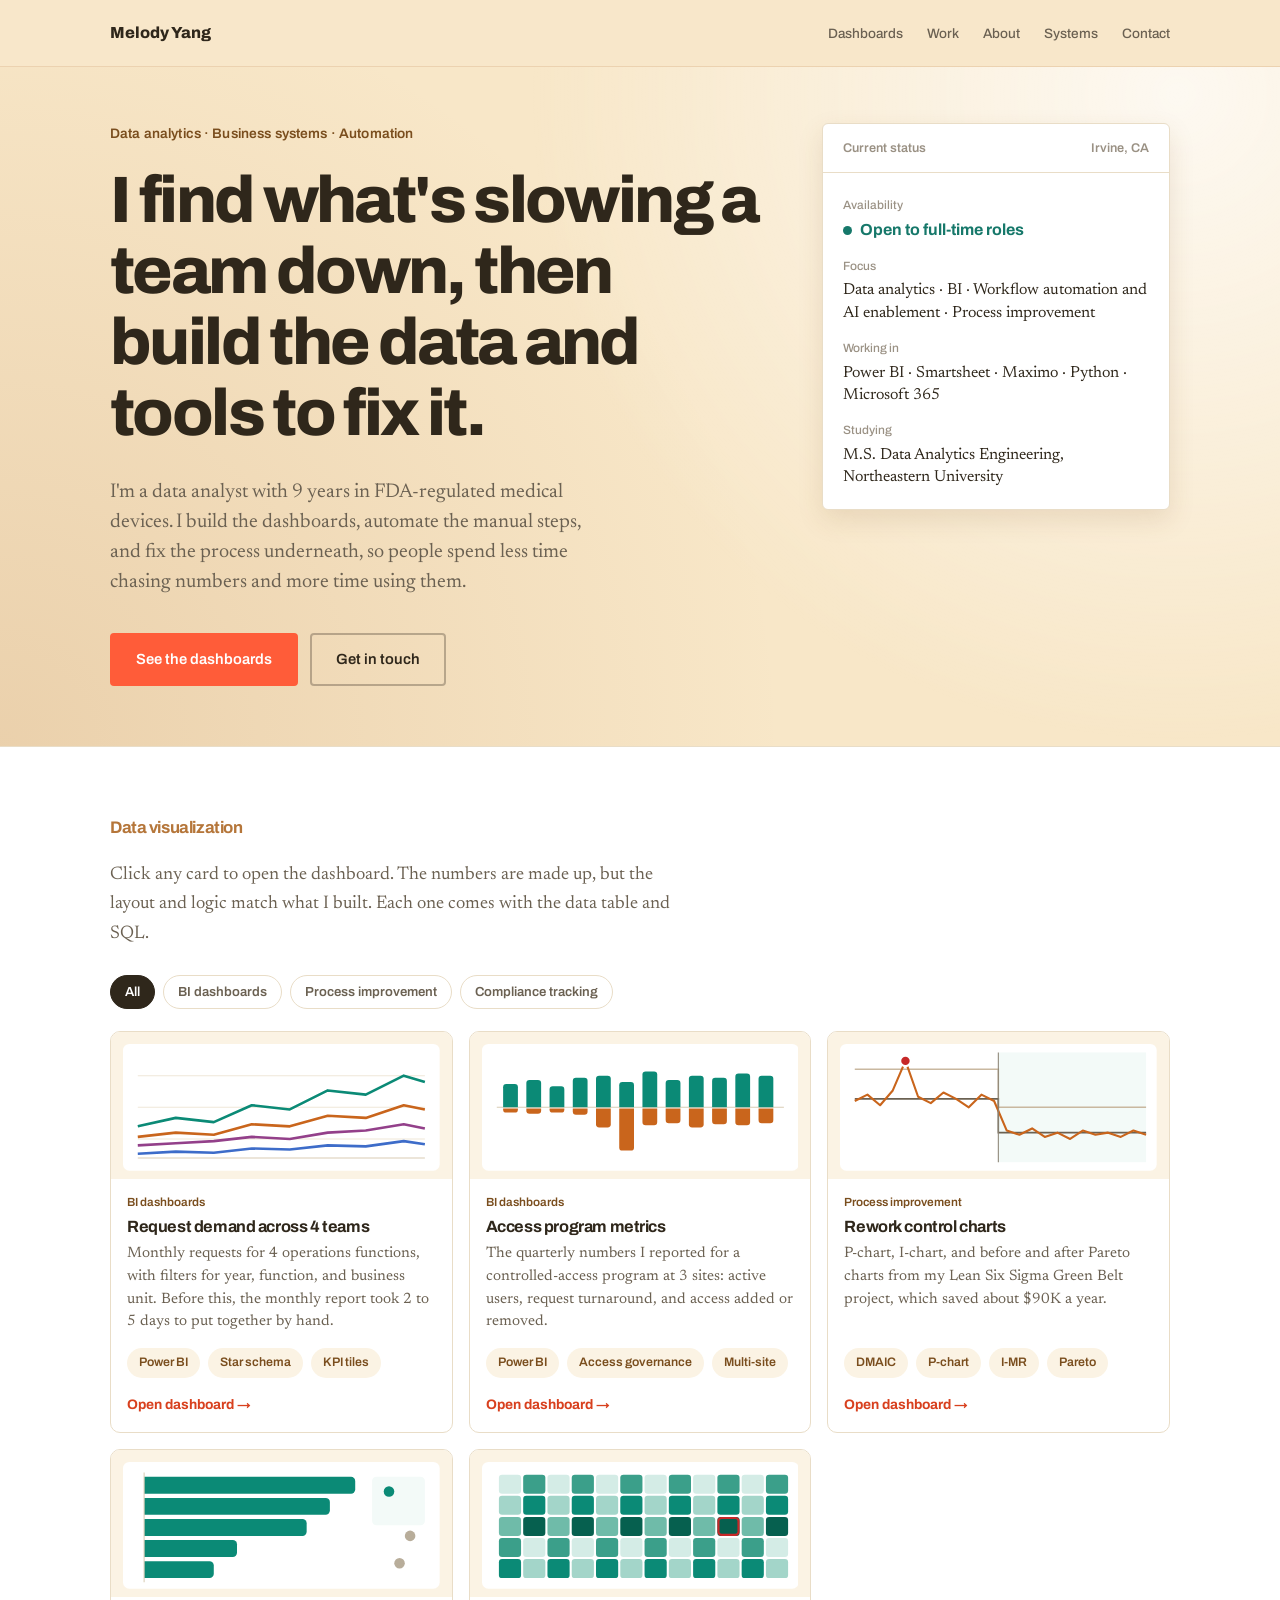
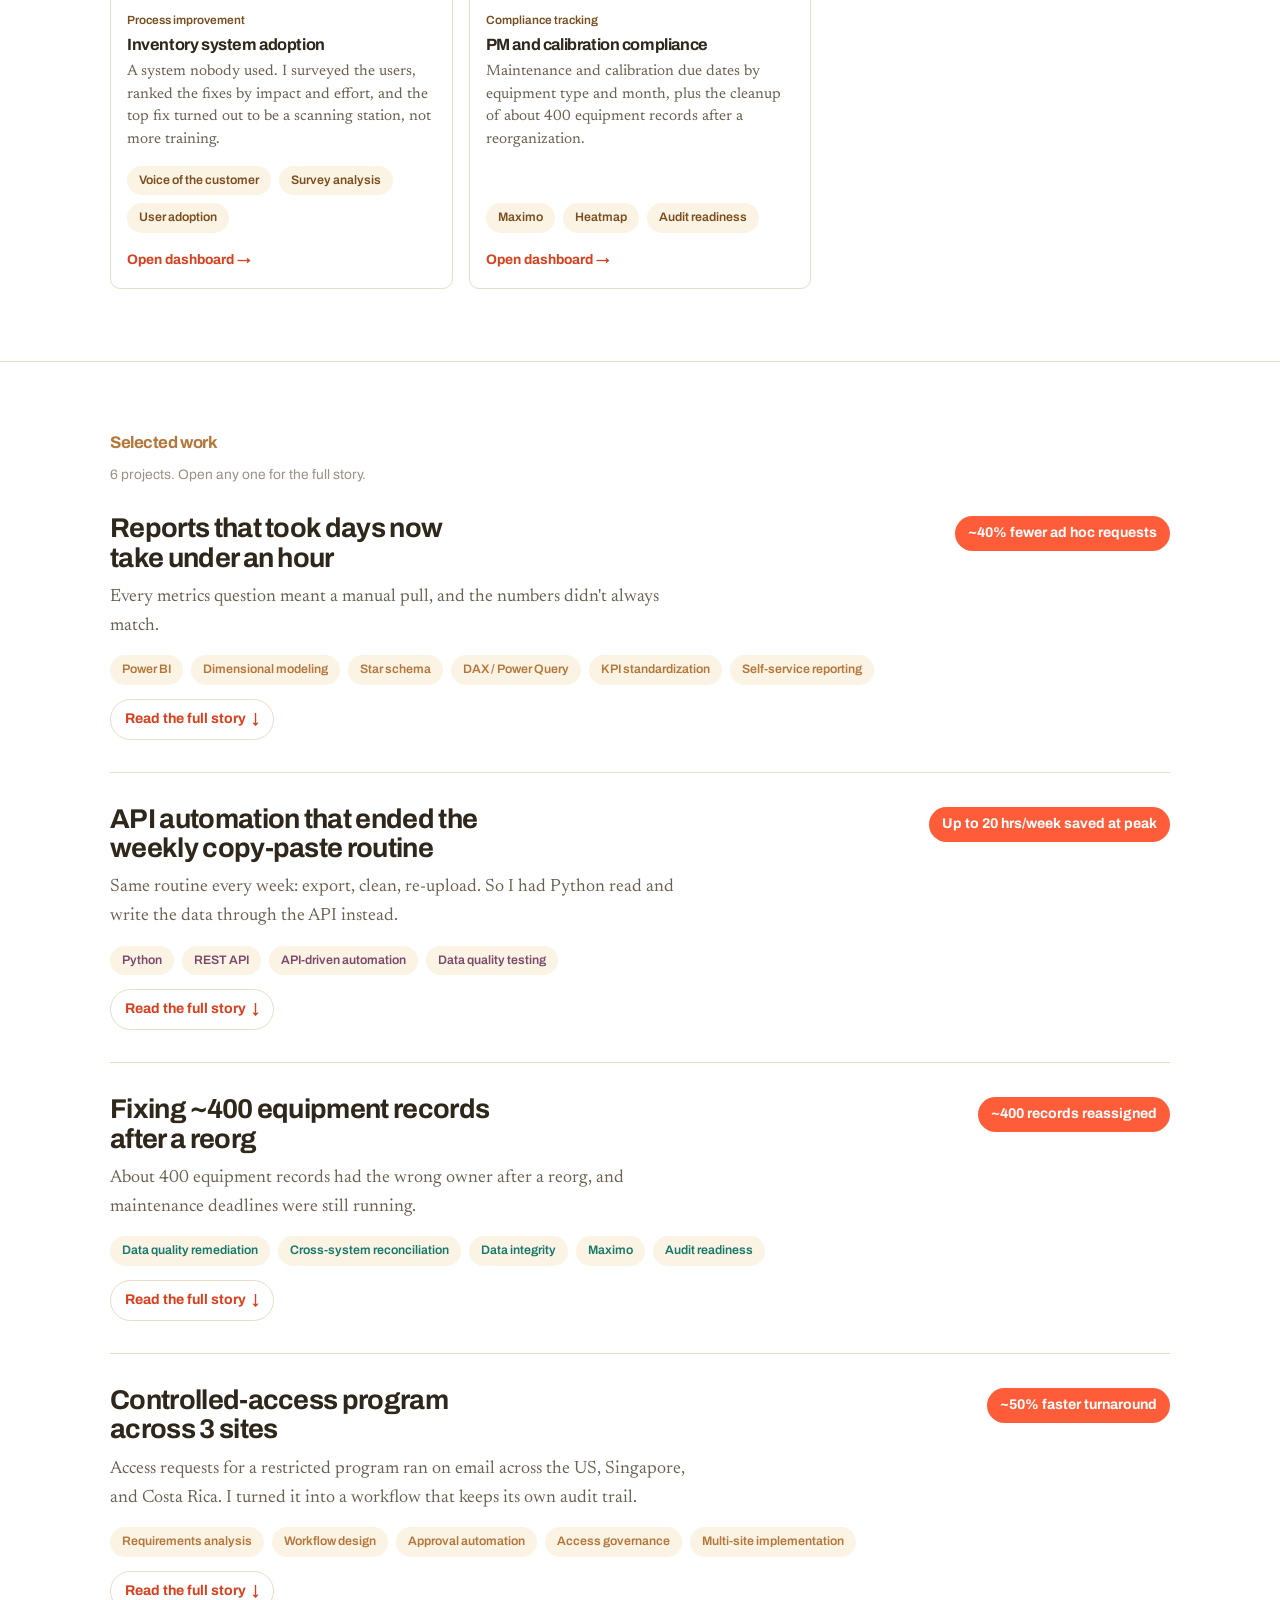
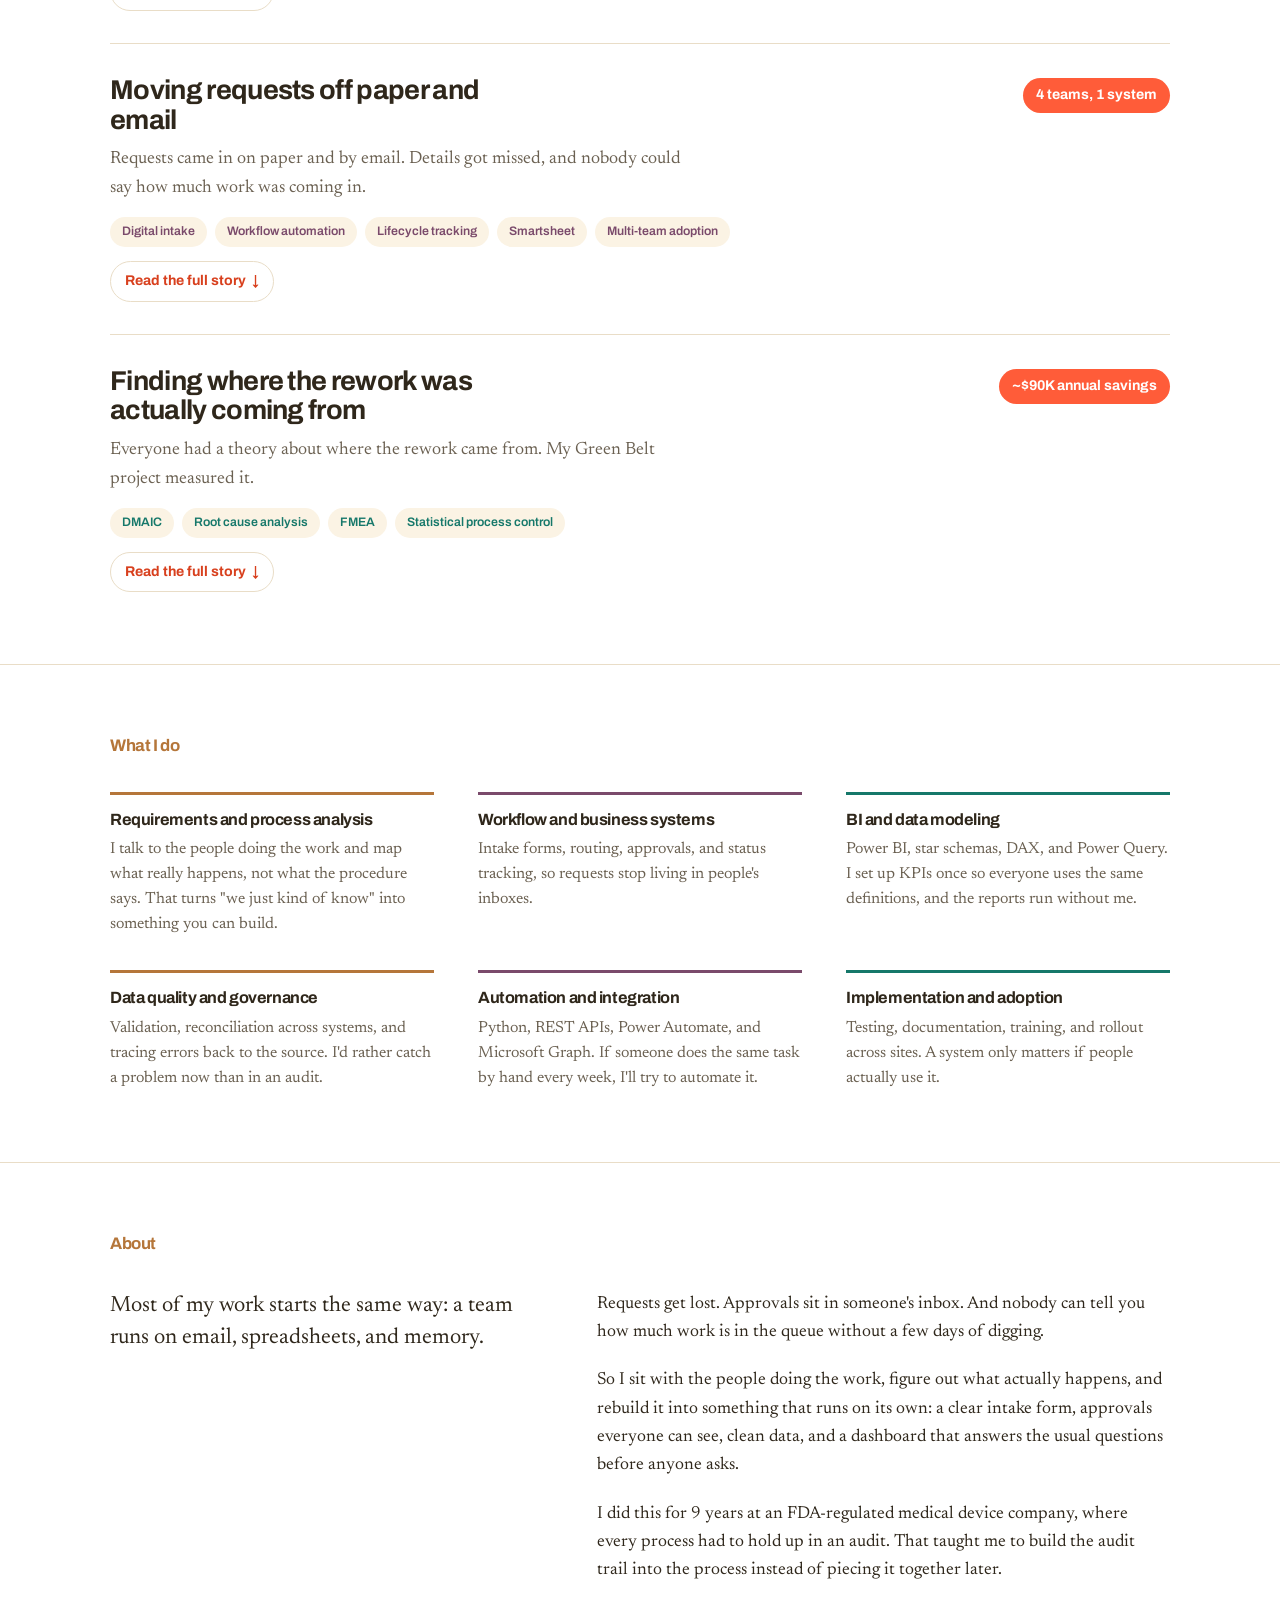
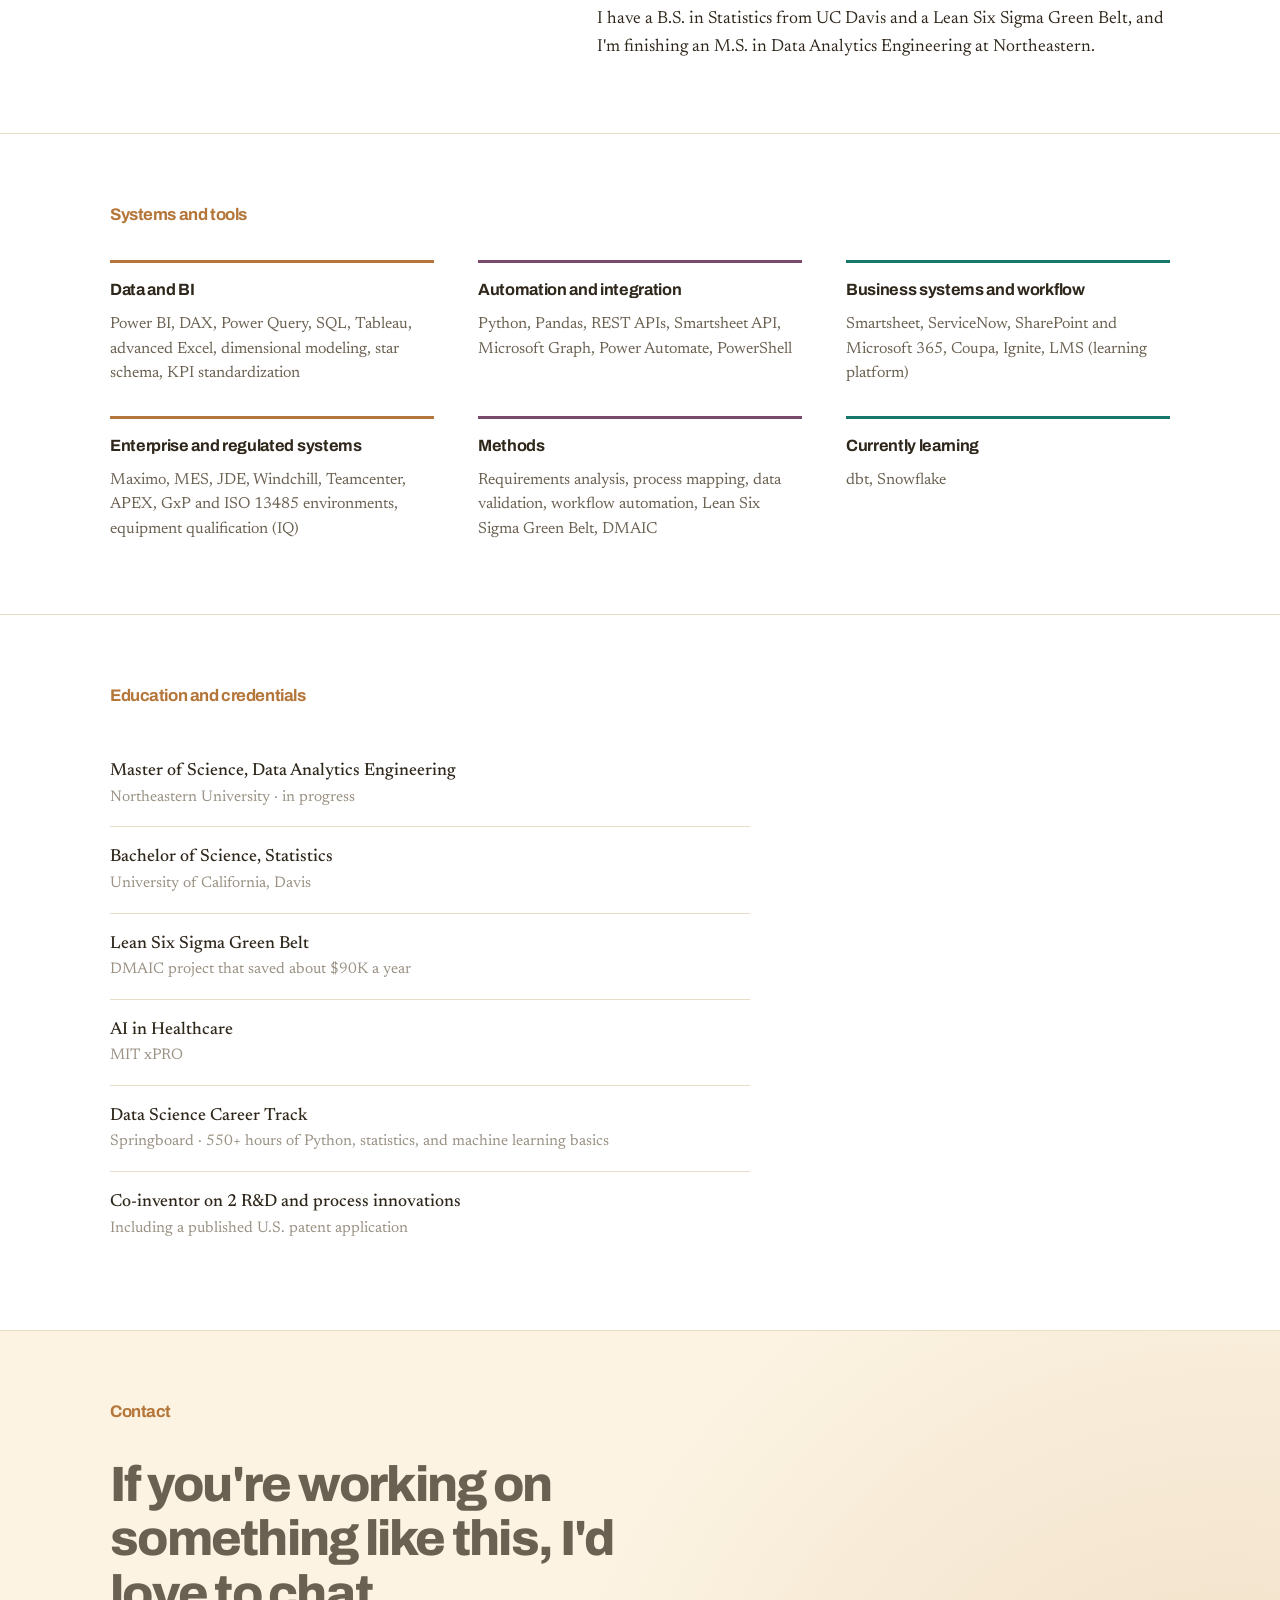
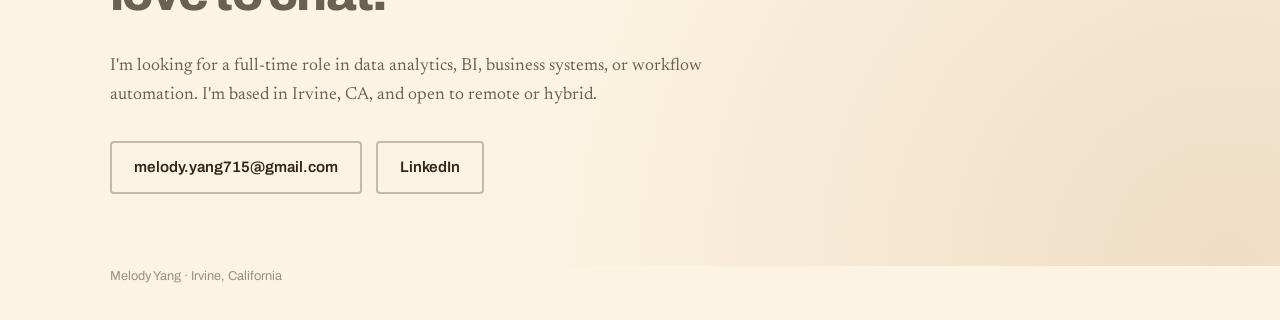
<file: index.html>
<!DOCTYPE html>
<html lang="en">
<head>
<meta charset="utf-8">
<meta name="viewport" content="width=device-width, initial-scale=1">
<title>Melody Yang | Data Analytics, BI &amp; Automation</title>
<meta name="description" content="Data analyst working across BI, business systems, workflow automation, and process improvement, with 9 years in FDA-regulated medical devices.">
<meta property="og:type" content="website">
<meta property="og:site_name" content="Melody Yang">
<meta property="og:title" content="Melody Yang | Data Analytics, BI &amp; Automation">
<meta property="og:description" content="I find what&#39;s slowing a team down, then build the data and tools to fix it. 5 interactive dashboards and 6 case studies.">
<meta property="og:url" content="https://melodyyangds.github.io/">
<meta property="og:image" content="https://melodyyangds.github.io/og-image.png?v=2">
<meta property="og:image:width" content="1200">
<meta property="og:image:height" content="630">
<meta property="og:image:alt" content="Melody Yang: I find what&#39;s slowing a team down, then build the data and tools to fix it.">
<meta name="twitter:card" content="summary_large_image">
<meta name="twitter:title" content="Melody Yang | Data Analytics, BI &amp; Automation">
<meta name="twitter:description" content="I find what&#39;s slowing a team down, then build the data and tools to fix it. 5 interactive dashboards and 6 case studies.">
<meta name="twitter:image" content="https://melodyyangds.github.io/og-image.png?v=2">
<link rel="preconnect" href="https://fonts.googleapis.com">
<link rel="preconnect" href="https://fonts.gstatic.com" crossorigin>
<link href="https://fonts.googleapis.com/css2?family=Archivo:wght@400;500;600;700;800&family=Newsreader:opsz,wght@6..72,300;6..72,400;6..72,500&display=swap" rel="stylesheet">
<style>
  :root{
    --primary:#B5763A;
    --primary-deep:#7A4E1E;
    --sand:#F8E7C8;
    --sand-soft:#FCF3E2;
    --plum:#7A4A6B;
    --teal:#16786A;
    --amber:#C08A2E;
    --coral:#FF5C39;
    --coral-deep:#D8401E;
    --ink:#2F271B;
    --ink-2:#6B6152;
    --ink-3:#9A9184;
    --paper:#FFFFFF;
    --tint:#FBF3E4;
    --rule:#E9DDC7;
    --measure:64ch;
  }

  *{box-sizing:border-box;}
  html{scroll-behavior:smooth;}
  @media (prefers-reduced-motion:reduce){
    html{scroll-behavior:auto;}
    *{transition:none !important;}
  }

  body{
    margin:0;
    background:var(--paper);
    color:var(--ink);
    font-family:"Newsreader",Georgia,serif;
    font-size:17.5px;
    line-height:1.62;
    -webkit-font-smoothing:antialiased;
  }

  h1,h2,h3,h4,.ui{
    font-family:"Archivo","Helvetica Neue",Arial,sans-serif;
    font-weight:700;
    letter-spacing:-0.025em;
    line-height:1.08;
    margin:0;
  }

  a{color:inherit;}
  :focus-visible{outline:3px solid var(--primary);outline-offset:3px;}

  .wrap{max-width:1120px;margin:0 auto;padding:0 30px;}

  /* ================= hero block ================= */
  .top{
    background:var(--sand);
    color:var(--ink);
    background-image:radial-gradient(circle at 92% 4%, rgba(255,255,255,.75), transparent 48%),
                     radial-gradient(circle at 0% 100%, rgba(181,118,58,.20), transparent 54%);
  }
  .topbar .wrap{
    display:flex;align-items:baseline;justify-content:space-between;gap:24px;
    padding-top:20px;padding-bottom:20px;
  }
  .mark{font-family:"Archivo",sans-serif;font-weight:800;font-size:1rem;}
  .topnav{display:flex;gap:24px;font-family:"Archivo",sans-serif;font-size:.85rem;font-weight:500;}
  .topnav a{text-decoration:none;color:var(--ink-2);}
  .topnav a:hover{color:var(--primary);}
  @media (max-width:660px){.topnav{display:none;}}

  .hero .wrap{
    display:grid;
    grid-template-columns:minmax(0,1.5fr) minmax(280px,.8fr);
    gap:60px;align-items:start;
    padding-top:72px;padding-bottom:88px;
  }
  h1{
    font-size:clamp(2.5rem,5.6vw,4.1rem);
    font-weight:800;letter-spacing:-0.04em;max-width:17ch;
  }
  .eyebrow{
    margin:0 0 20px;font-family:"Archivo",sans-serif;font-size:.86rem;
    font-weight:600;letter-spacing:.01em;color:var(--primary-deep);
  }
  .hero-sub{
    margin:28px 0 0;font-size:1.25rem;line-height:1.5;
    max-width:44ch;color:var(--ink-2);
  }
  .hero-actions{margin-top:36px;display:flex;flex-wrap:wrap;gap:12px;}
  .btn{
    font-family:"Archivo",sans-serif;font-size:.92rem;font-weight:600;
    text-decoration:none;padding:13px 24px;border-radius:4px;
    background:var(--coral);color:#fff;border:2px solid var(--coral);
    transition:background .15s ease,color .15s ease,border-color .15s ease;
  }
  .btn:hover{background:var(--coral-deep);border-color:var(--coral-deep);}
  .btn-quiet{background:transparent;color:var(--ink);border-color:rgba(47,39,27,.3);}
  .btn-quiet:hover{background:#fff;color:var(--primary);border-color:#fff;}

  .record{background:#fff;color:var(--ink);border-radius:6px;border:1px solid var(--rule);box-shadow:0 10px 26px rgba(122,78,30,.13);}
  .record-head{
    padding:14px 20px;border-bottom:1px solid var(--rule);
    font-family:"Archivo",sans-serif;font-size:.79rem;font-weight:600;color:var(--ink-3);
    display:flex;justify-content:space-between;gap:12px;
  }
  .record dl{margin:0;padding:8px 20px 20px;}
  .record dt{font-family:"Archivo",sans-serif;font-size:.75rem;font-weight:500;color:var(--ink-3);margin-top:15px;}
  .record dd{margin:3px 0 0;font-size:1rem;line-height:1.4;}
  .status{display:inline-flex;align-items:center;gap:8px;font-family:"Archivo",sans-serif;font-weight:700;color:var(--teal);}
  .dot{width:9px;height:9px;border-radius:50%;background:var(--teal);flex:none;}

  @media (max-width:900px){
    .hero .wrap{grid-template-columns:1fr;gap:40px;padding-top:52px;padding-bottom:60px;}
  }

  /* ================= sections ================= */
  section{border-top:1px solid var(--rule);}
  .sec-inner{padding-top:72px;padding-bottom:72px;}
  h2{font-size:1.05rem;font-weight:700;color:var(--primary);margin-bottom:36px;}
  .lede{font-size:1.38rem;line-height:1.45;max-width:44ch;margin:0 0 26px;font-weight:400;}
  p{max-width:var(--measure);}
  .prose p{margin:0 0 20px;}
  .prose p:last-child{margin-bottom:0;}

  /* capabilities */
  .caps{display:grid;grid-template-columns:repeat(auto-fit,minmax(250px,1fr));gap:34px 44px;}
  .cap{border-top:3px solid var(--primary);padding-top:16px;}
  .cap:nth-child(3n+2){border-color:var(--plum);}
  .cap:nth-child(3n+3){border-color:var(--teal);}
  .cap h3{font-size:1.02rem;margin-bottom:9px;}
  .cap p{margin:0;font-size:1rem;color:var(--ink-2);line-height:1.55;}

  /* ================= work ================= */
  .entry{padding:56px 0;border-bottom:1px solid var(--rule);--c:var(--primary);}
  .entry:first-of-type{padding-top:0;}
  .entry:last-of-type{border-bottom:0;padding-bottom:0;}
  .entry.c-plum{--c:var(--plum);}
  .entry.c-teal{--c:var(--teal);}

  .entry-head{display:flex;flex-wrap:wrap;align-items:baseline;justify-content:space-between;gap:14px;margin-bottom:10px;}
  .entry h3{font-size:1.7rem;max-width:24ch;}
  .outcome{
    font-family:"Archivo",sans-serif;font-size:.88rem;font-weight:700;
    color:#fff;background:var(--coral);padding:6px 13px;border-radius:100px;white-space:nowrap;
  }
  .hook{font-size:1.12rem;color:var(--ink-2);margin:0 0 30px;max-width:58ch;}

  .figure{
    background:var(--tint);
    border-radius:8px;padding:26px 26px 18px;margin:0 0 32px;
  }
  .figure svg{display:block;width:100%;height:auto;}
  .figure figcaption{
    font-family:"Archivo",sans-serif;font-size:.76rem;color:var(--ink-3);
    margin-top:14px;
  }
  .svg-label{font-family:"Archivo",sans-serif;font-size:12px;font-weight:600;fill:var(--ink);}
  .svg-small{font-family:"Archivo",sans-serif;font-size:10.5px;font-weight:500;fill:var(--ink-3);}
  .svg-white{font-family:"Archivo",sans-serif;font-size:12px;font-weight:600;fill:#fff;}

  .rows{display:grid;grid-template-columns:110px minmax(0,1fr);gap:4px 30px;}
  .rows dt{font-family:"Archivo",sans-serif;font-size:.79rem;font-weight:600;color:var(--c);padding-top:5px;}
  .rows dd{margin:0 0 18px;max-width:62ch;}
  .rows dd:last-of-type{margin-bottom:0;}

  .tags{margin-top:24px;display:flex;flex-wrap:wrap;gap:8px;}
  .tag{
    font-family:"Archivo",sans-serif;font-size:.77rem;font-weight:600;
    color:var(--c);background:var(--tint);border-radius:100px;padding:5px 12px;
  }

  @media (max-width:700px){
    .rows{grid-template-columns:1fr;gap:0;}
    .rows dt{padding-top:0;margin-bottom:3px;}
    .rows dd{margin-bottom:20px;}
    .entry h3{font-size:1.35rem;}
    .figure{padding:18px 16px 14px;}
  }

  /* systems + education */
  .sys{display:grid;grid-template-columns:repeat(3,minmax(0,1fr));gap:30px 44px;margin:0;}
  @media (max-width:900px){.sys{grid-template-columns:repeat(2,minmax(0,1fr));}}
  @media (max-width:600px){.sys{grid-template-columns:1fr;gap:24px;}}
  .sys-item{border-top:3px solid var(--primary);padding-top:14px;}
  .sys-item:nth-child(3n+2){border-color:var(--plum);}
  .sys-item:nth-child(3n+3){border-color:var(--teal);}
  .sys dt{font-family:"Archivo",sans-serif;font-size:1.02rem;font-weight:700;letter-spacing:-0.02em;margin-bottom:8px;}
  .sys dd{margin:0;font-size:1rem;color:var(--ink-2);line-height:1.55;}

  .creds{list-style:none;margin:0;padding:0;max-width:var(--measure);}
  .creds li{padding:16px 0;border-bottom:1px solid var(--rule);}
  .creds li:last-child{border-bottom:0;}
  .creds strong{font-weight:500;}
  .creds span{color:var(--ink-3);display:block;font-size:.96rem;}

  /* contact block */
  .contact{
    border-top:1px solid var(--rule);background:var(--sand-soft);color:var(--ink);
    background-image:radial-gradient(circle at 96% 100%, rgba(181,118,58,.18), transparent 52%);
  }
  .contact h2{color:var(--primary);}
  .contact-lede{
    font-family:"Archivo",sans-serif;font-weight:800;letter-spacing:-0.035em;
    font-size:clamp(1.9rem,4.6vw,3.1rem);line-height:1.1;max-width:18ch;margin:0 0 26px;
  }
  .contact p{color:var(--ink-2);margin-bottom:32px;}
  .links{display:flex;flex-wrap:wrap;gap:14px;}
  .links a{
    font-family:"Archivo",sans-serif;font-size:.95rem;font-weight:600;text-decoration:none;
    padding:12px 22px;border-radius:4px;border:2px solid rgba(47,39,27,.28);
    transition:background .15s ease,color .15s ease,border-color .15s ease;
  }
  .links a:hover{background:var(--coral);color:#fff;border-color:var(--coral);}

  footer{background:var(--sand-soft);color:var(--ink-3);padding:0 0 34px;
    font-family:"Archivo",sans-serif;font-size:.8rem;}

  /* ================= data visualization ================= */
  .dv-intro{font-size:1.15rem;color:var(--ink-2);max-width:56ch;margin:-14px 0 26px;}
  .dv-cat{margin-bottom:44px;}
  .dv-cat:last-child{margin-bottom:0;}
  .dv-cat-head{display:flex;flex-wrap:wrap;align-items:baseline;gap:6px 16px;margin-bottom:16px;padding-bottom:10px;border-bottom:1px solid var(--rule);}
  .dv-cat-head h3{font-size:1.15rem;}
  .dv-cat-head span{font-family:"Archivo",sans-serif;font-size:.82rem;color:var(--ink-3);}
  .dv-grid{display:grid;grid-template-columns:repeat(2,minmax(0,1fr));gap:20px;}
  .dv-card[hidden]{display:none;}
  .dv-kicker{font-family:"Archivo",sans-serif;font-size:.74rem;font-weight:600;color:var(--primary-deep);margin-bottom:6px;}
  .dv-filter{display:flex;flex-wrap:wrap;gap:8px;margin:0 0 22px;}
  .dv-filter button{font:600 .82rem "Archivo",sans-serif;color:var(--ink-2);background:#fff;border:1px solid var(--rule);border-radius:100px;padding:7px 14px;cursor:pointer;min-height:34px;}
  .dv-filter button:hover{border-color:var(--primary);color:var(--primary-deep);}
  .dv-filter button[aria-pressed="true"]{background:var(--ink);border-color:var(--ink);color:#fff;}
  .dv-card{
    display:flex;flex-direction:column;text-decoration:none;color:var(--ink);
    border:1px solid var(--rule);border-radius:10px;overflow:hidden;background:#fff;
    transition:border-color .15s ease,box-shadow .15s ease,transform .15s ease;
  }
  .dv-card:hover{border-color:var(--primary);box-shadow:0 10px 26px rgba(122,78,30,.13);transform:translateY(-2px);}
  .dv-thumb{background:var(--tint);padding:18px 18px 12px;}
  .dv-thumb svg{display:block;width:100%;height:auto;}
  .dv-body{padding:18px 20px 20px;display:flex;flex-direction:column;flex:1;}
  .dv-body h4{font-size:1.12rem;margin-bottom:8px;}
  .dv-body p{margin:0 0 14px;font-size:1rem;color:var(--ink-2);line-height:1.5;}
  .dv-body .tags{margin-top:auto;}
  .dv-body .tag{--c:var(--primary-deep);}
  .dv-go{font-family:"Archivo",sans-serif;font-size:.86rem;font-weight:700;color:var(--coral-deep);margin-top:16px;}
  .dv-link{margin:18px 0 0;font-family:"Archivo",sans-serif;font-size:.88rem;font-weight:700;}
  .dv-link a{color:var(--coral-deep);text-decoration:none;}
  .dv-link a:hover{text-decoration:underline;}
  @media (max-width:600px){.dv-grid{grid-template-columns:1fr;}}

  /* ================= layout pass: sticky nav, compact work, 3-col dashboards ================= */
  .topbar{position:sticky;top:0;z-index:30;background:rgba(248,231,200,.96);backdrop-filter:blur(6px);border-bottom:1px solid rgba(181,118,58,.18);}
  .hero .wrap{padding-top:56px;padding-bottom:60px;}
  section{scroll-margin-top:68px;}
  @media (min-width:900px){
    .more .rows{grid-template-columns:repeat(3,minmax(0,1fr));grid-template-rows:auto auto;grid-auto-flow:column;gap:10px 32px;}
    .more .rows dt{padding-top:12px;border-top:3px solid var(--c);}
    .more .rows dd,.more .rows dd:last-of-type{margin:0;max-width:none;}
    #about .prose{display:grid;grid-template-columns:minmax(0,.85fr) minmax(0,1.15fr);column-gap:64px;}
    #about .prose h2{grid-column:1/-1;}
    #about .prose .lede{grid-column:1;grid-row:2 / span 4;}
    #about .prose p:not(.lede){grid-column:2;}
  }
  .work-hint{font-family:"Archivo",sans-serif;font-size:.86rem;color:var(--ink-3);margin:-24px 0 28px;}
  .entry{padding:32px 0;}
  .entry .hook{margin-bottom:0;}
  .entry .tags{margin-top:14px;}
  .more{margin-top:14px;}
  .more summary{
    list-style:none;cursor:pointer;display:inline-flex;align-items:center;gap:6px;
    font-family:"Archivo",sans-serif;font-size:.88rem;font-weight:700;color:var(--coral-deep);
    padding:8px 14px;border:1px solid var(--rule);border-radius:100px;background:#fff;
  }
  .more summary:hover{border-color:var(--coral);}
  .more summary::-webkit-details-marker{display:none;}
  .more summary .c{display:none;}
  .more[open] summary .o{display:none;}
  .more[open] summary .c{display:inline;}
  .more summary::after{content:"↓";}
  .more[open] summary::after{content:"↑";}
  .more[open] > summary{margin-bottom:24px;}
  .more .figure{margin-bottom:28px;}
  @media (min-width:901px){
    .dv-grid{grid-template-columns:repeat(3,minmax(0,1fr));gap:16px;}
    .dv-thumb{padding:12px 12px 8px;}
    .dv-body{padding:14px 16px 16px;}
    .dv-body h4{font-size:1.02rem;}
    .dv-body p{font-size:.94rem;}
  }
  @media (min-width:601px) and (max-width:900px){.dv-grid{grid-template-columns:repeat(2,minmax(0,1fr));}}
</style>
</head>
<body>

<div class="topbar">
  <div class="wrap">
    <div class="mark">Melody Yang</div>
    <nav class="topnav" aria-label="Sections">
        <a href="#dataviz">Dashboards</a>
        <a href="#work">Work</a>
        <a href="#about">About</a>
        <a href="#systems">Systems</a>
        <a href="#contact">Contact</a>
      </nav>
  </div>
</div>

<div class="top">

  <header class="hero">
    <div class="wrap">
      <div>
        <p class="eyebrow">Data analytics · Business systems · Automation</p>
        <h1>I find what's slowing a team down, then build the data and tools to fix it.</h1>
        <p class="hero-sub">I'm a data analyst with 9 years in FDA-regulated medical devices. I build the dashboards, automate the manual steps, and fix the process underneath, so people spend less time chasing numbers and more time using them.</p>
        <div class="hero-actions">
          <a class="btn" href="#dataviz">See the dashboards</a>
          <a class="btn btn-quiet" href="#contact">Get in touch</a>
        </div>
      </div>

      <div class="record">
        <div class="record-head"><span>Current status</span><span>Irvine, CA</span></div>
        <dl>
          <dt>Availability</dt>
          <dd><span class="status"><span class="dot"></span>Open to full-time roles</span></dd>
          <dt>Focus</dt>
          <dd>Data analytics · BI · Workflow automation and AI enablement · Process improvement</dd>
          <dt>Working in</dt>
          <dd>Power BI · Smartsheet · Maximo · Python · Microsoft 365</dd>
          <dt>Studying</dt>
          <dd>M.S. Data Analytics Engineering, Northeastern University</dd>
        </dl>
      </div>
    </div>
  </header>
</div>

<section id="dataviz">
  <div class="wrap sec-inner">
    <h2>Data visualization</h2>
    <p class="dv-intro">Click any card to open the dashboard. The numbers are made up, but the layout and logic match what I built. Each one comes with the data table and SQL.</p>

    <div class="dv-filter" role="group" aria-label="Filter by category">
      <button type="button" aria-pressed="true" data-f="all">All</button><button type="button" aria-pressed="false" data-f="ops">BI dashboards</button><button type="button" aria-pressed="false" data-f="stats">Process improvement</button><button type="button" aria-pressed="false" data-f="comp">Compliance tracking</button>
    </div>
    <div class="dv-grid">
        <a class="dv-card" data-cat="ops" href="dataviz/request-demand.html">
          <div class="dv-thumb"><svg viewBox="0 0 300 120" aria-hidden="true">
            <rect x="0" y="0" width="300" height="120" rx="6" fill="#fff"/>
            <g stroke="#EFE7D8"><line x1="14" y1="30" x2="286" y2="30"/><line x1="14" y1="60" x2="286" y2="60"/><line x1="14" y1="90" x2="286" y2="90"/></g>
            <polyline points="14,78 50,70 86,74 122,58 158,62 194,44 230,48 266,30 286,36" fill="none" stroke="#0B8A76" stroke-width="2.5" stroke-linejoin="round"/>
            <polyline points="14,88 50,84 86,86 122,76 158,78 194,68 230,70 266,58 286,62" fill="none" stroke="#C9651C" stroke-width="2.5" stroke-linejoin="round"/>
            <polyline points="14,96 50,94 86,92 122,88 158,90 194,84 230,82 266,76 286,80" fill="none" stroke="#93408A" stroke-width="2.5" stroke-linejoin="round"/>
            <polyline points="14,104 50,102 86,103 122,99 158,100 194,96 230,97 266,92 286,95" fill="none" stroke="#3D6CC9" stroke-width="2.5" stroke-linejoin="round"/>
            <line x1="14" y1="108" x2="286" y2="108" stroke="#D9CCB4"/>
          </svg></div>
          <div class="dv-body">
            <span class="dv-kicker">BI dashboards</span>
            <h4>Request demand across 4 teams</h4>
            <p>Monthly requests for 4 operations functions, with filters for year, function, and business unit. Before this, the monthly report took 2 to 5 days to put together by hand.</p>
            <div class="tags"><span class="tag">Power BI</span><span class="tag">Star schema</span><span class="tag">KPI tiles</span></div>
            <span class="dv-go">Open dashboard →</span>
          </div>
        </a>
        <a class="dv-card" data-cat="ops" href="dataviz/access-governance.html">
          <div class="dv-thumb"><svg viewBox="0 0 300 120" aria-hidden="true">
            <rect x="0" y="0" width="300" height="120" rx="6" fill="#fff"/>
            <line x1="14" y1="60" x2="286" y2="60" stroke="#D9CCB4"/>
            <g fill="#0B8A76"><path d="M20,60v-19a3,3 0 0 1 3,-3h8a3,3 0 0 1 3,3v19z"/><path d="M42,60v-23a3,3 0 0 1 3,-3h8a3,3 0 0 1 3,3v23z"/><path d="M64,60v-17a3,3 0 0 1 3,-3h8a3,3 0 0 1 3,3v17z"/><path d="M86,60v-25a3,3 0 0 1 3,-3h8a3,3 0 0 1 3,3v25z"/><path d="M108,60v-27a3,3 0 0 1 3,-3h8a3,3 0 0 1 3,3v27z"/><path d="M130,60v-21a3,3 0 0 1 3,-3h8a3,3 0 0 1 3,3v21z"/><path d="M152,60v-31a3,3 0 0 1 3,-3h8a3,3 0 0 1 3,3v31z"/><path d="M174,60v-23a3,3 0 0 1 3,-3h8a3,3 0 0 1 3,3v23z"/><path d="M196,60v-27a3,3 0 0 1 3,-3h8a3,3 0 0 1 3,3v27z"/><path d="M218,60v-25a3,3 0 0 1 3,-3h8a3,3 0 0 1 3,3v25z"/><path d="M240,60v-29a3,3 0 0 1 3,-3h8a3,3 0 0 1 3,3v29z"/><path d="M262,60v-27a3,3 0 0 1 3,-3h8a3,3 0 0 1 3,3v27z"/></g>
            <g fill="#C9651C"><path d="M20,61v1a3,3 0 0 0 3,3h8a3,3 0 0 0 3,-3v-1z"/><path d="M42,61v2a3,3 0 0 0 3,3h8a3,3 0 0 0 3,-3v-2z"/><path d="M64,61v1a3,3 0 0 0 3,3h8a3,3 0 0 0 3,-3v-1z"/><path d="M86,61v3a3,3 0 0 0 3,3h8a3,3 0 0 0 3,-3v-3z"/><path d="M108,61v15a3,3 0 0 0 3,3h8a3,3 0 0 0 3,-3v-15z"/><path d="M130,61v37a3,3 0 0 0 3,3h8a3,3 0 0 0 3,-3v-37z"/><path d="M152,61v13a3,3 0 0 0 3,3h8a3,3 0 0 0 3,-3v-13z"/><path d="M174,61v11a3,3 0 0 0 3,3h8a3,3 0 0 0 3,-3v-11z"/><path d="M196,61v15a3,3 0 0 0 3,3h8a3,3 0 0 0 3,-3v-15z"/><path d="M218,61v12a3,3 0 0 0 3,3h8a3,3 0 0 0 3,-3v-12z"/><path d="M240,61v13a3,3 0 0 0 3,3h8a3,3 0 0 0 3,-3v-13z"/><path d="M262,61v11a3,3 0 0 0 3,3h8a3,3 0 0 0 3,-3v-11z"/></g>
          </svg></div>
          <div class="dv-body">
            <span class="dv-kicker">BI dashboards</span>
            <h4>Access program metrics</h4>
            <p>The quarterly numbers I reported for a controlled-access program at 3 sites: active users, request turnaround, and access added or removed.</p>
            <div class="tags"><span class="tag">Power BI</span><span class="tag">Access governance</span><span class="tag">Multi-site</span></div>
            <span class="dv-go">Open dashboard →</span>
          </div>
        </a>
        <a class="dv-card" data-cat="stats" href="dataviz/rework-spc.html">
          <div class="dv-thumb"><svg viewBox="0 0 300 120" aria-hidden="true">
            <rect x="0" y="0" width="300" height="120" rx="6" fill="#fff"/>
            <rect x="150" y="8" width="140" height="104" fill="#F3FAF8"/>
            <path d="M14,24H150V60H290" fill="none" stroke="#C9B8A0" stroke-width="1.5"/>
            <path d="M14,52H150V84H290" fill="none" stroke="#6B6152" stroke-width="1.5"/>
            <polyline points="14,54 26,48 38,58 50,44 62,16 74,50 86,56 98,46 110,52 122,60 134,48 146,54 158,82 170,86 182,80 194,88 206,84 218,90 230,82 242,86 254,84 266,88 278,82 290,86" fill="none" stroke="#C9651C" stroke-width="2" stroke-linejoin="round"/>
            <circle cx="62" cy="16" r="5" fill="#C62828" stroke="#fff" stroke-width="2"/>
            <line x1="150" y1="8" x2="150" y2="112" stroke="#8C8374"/>
          </svg></div>
          <div class="dv-body">
            <span class="dv-kicker">Process improvement</span>
            <h4>Rework control charts</h4>
            <p>P-chart, I-chart, and before and after Pareto charts from my Lean Six Sigma Green Belt project, which saved about $90K a year.</p>
            <div class="tags"><span class="tag">DMAIC</span><span class="tag">P-chart</span><span class="tag">I-MR</span><span class="tag">Pareto</span></div>
            <span class="dv-go">Open dashboard →</span>
          </div>
        </a>
        <a class="dv-card" data-cat="stats" href="dataviz/inventory-adoption.html">
          <div class="dv-thumb"><svg viewBox="0 0 300 120" aria-hidden="true">
            <rect x="0" y="0" width="300" height="120" rx="6" fill="#fff"/>
            <g fill="#0B8A76"><path d="M20,14h196a4,4 0 0 1 4,4v8a4,4 0 0 1 -4,4h-196z"/><path d="M20,34h172a4,4 0 0 1 4,4v8a4,4 0 0 1 -4,4h-172z"/><path d="M20,54h150a4,4 0 0 1 4,4v8a4,4 0 0 1 -4,4h-150z"/><path d="M20,74h84a4,4 0 0 1 4,4v8a4,4 0 0 1 -4,4h-84z"/><path d="M20,94h62a4,4 0 0 1 4,4v8a4,4 0 0 1 -4,4h-62z"/></g>
            <rect x="236" y="14" width="50" height="46" rx="4" fill="#F3FAF8"/>
            <circle cx="252" cy="28" r="5" fill="#0B8A76"/><circle cx="272" cy="70" r="5" fill="#B8AD9A"/><circle cx="262" cy="96" r="5" fill="#B8AD9A"/>
            <line x1="20" y1="10" x2="20" y2="114" stroke="#D9CCB4"/>
          </svg></div>
          <div class="dv-body">
            <span class="dv-kicker">Process improvement</span>
            <h4>Inventory system adoption</h4>
            <p>A system nobody used. I surveyed the users, ranked the fixes by impact and effort, and the top fix turned out to be a scanning station, not more training.</p>
            <div class="tags"><span class="tag">Voice of the customer</span><span class="tag">Survey analysis</span><span class="tag">User adoption</span></div>
            <span class="dv-go">Open dashboard →</span>
          </div>
        </a>
        <a class="dv-card" data-cat="comp" href="dataviz/pm-cal-compliance.html">
          <div class="dv-thumb"><svg viewBox="0 0 300 120" aria-hidden="true">
            <rect x="0" y="0" width="300" height="120" rx="6" fill="#fff"/>
            <rect x="16" y="12" width="21" height="18" rx="3" fill="#D4ECE6"/><rect x="39" y="12" width="21" height="18" rx="3" fill="#3B9F8A"/><rect x="62" y="12" width="21" height="18" rx="3" fill="#D4ECE6"/><rect x="85" y="12" width="21" height="18" rx="3" fill="#3B9F8A"/><rect x="108" y="12" width="21" height="18" rx="3" fill="#D4ECE6"/><rect x="131" y="12" width="21" height="18" rx="3" fill="#3B9F8A"/><rect x="154" y="12" width="21" height="18" rx="3" fill="#D4ECE6"/><rect x="177" y="12" width="21" height="18" rx="3" fill="#3B9F8A"/><rect x="200" y="12" width="21" height="18" rx="3" fill="#D4ECE6"/><rect x="223" y="12" width="21" height="18" rx="3" fill="#3B9F8A"/><rect x="246" y="12" width="21" height="18" rx="3" fill="#D4ECE6"/><rect x="269" y="12" width="21" height="18" rx="3" fill="#3B9F8A"/><rect x="16" y="32" width="21" height="18" rx="3" fill="#A3D5C9"/><rect x="39" y="32" width="21" height="18" rx="3" fill="#0B8A76"/><rect x="62" y="32" width="21" height="18" rx="3" fill="#A3D5C9"/><rect x="85" y="32" width="21" height="18" rx="3" fill="#0B8A76"/><rect x="108" y="32" width="21" height="18" rx="3" fill="#A3D5C9"/><rect x="131" y="32" width="21" height="18" rx="3" fill="#0B8A76"/><rect x="154" y="32" width="21" height="18" rx="3" fill="#A3D5C9"/><rect x="177" y="32" width="21" height="18" rx="3" fill="#0B8A76"/><rect x="200" y="32" width="21" height="18" rx="3" fill="#A3D5C9"/><rect x="223" y="32" width="21" height="18" rx="3" fill="#0B8A76"/><rect x="246" y="32" width="21" height="18" rx="3" fill="#A3D5C9"/><rect x="269" y="32" width="21" height="18" rx="3" fill="#0B8A76"/><rect x="16" y="52" width="21" height="18" rx="3" fill="#6FBBA9"/><rect x="39" y="52" width="21" height="18" rx="3" fill="#06604F"/><rect x="62" y="52" width="21" height="18" rx="3" fill="#6FBBA9"/><rect x="85" y="52" width="21" height="18" rx="3" fill="#06604F"/><rect x="108" y="52" width="21" height="18" rx="3" fill="#6FBBA9"/><rect x="131" y="52" width="21" height="18" rx="3" fill="#06604F"/><rect x="154" y="52" width="21" height="18" rx="3" fill="#6FBBA9"/><rect x="177" y="52" width="21" height="18" rx="3" fill="#06604F"/><rect x="200" y="52" width="21" height="18" rx="3" fill="#6FBBA9"/><rect x="223" y="52" width="21" height="18" rx="3" fill="#06604F"/><rect x="246" y="52" width="21" height="18" rx="3" fill="#6FBBA9"/><rect x="269" y="52" width="21" height="18" rx="3" fill="#06604F"/><rect x="16" y="72" width="21" height="18" rx="3" fill="#3B9F8A"/><rect x="39" y="72" width="21" height="18" rx="3" fill="#D4ECE6"/><rect x="62" y="72" width="21" height="18" rx="3" fill="#3B9F8A"/><rect x="85" y="72" width="21" height="18" rx="3" fill="#D4ECE6"/><rect x="108" y="72" width="21" height="18" rx="3" fill="#3B9F8A"/><rect x="131" y="72" width="21" height="18" rx="3" fill="#D4ECE6"/><rect x="154" y="72" width="21" height="18" rx="3" fill="#3B9F8A"/><rect x="177" y="72" width="21" height="18" rx="3" fill="#D4ECE6"/><rect x="200" y="72" width="21" height="18" rx="3" fill="#3B9F8A"/><rect x="223" y="72" width="21" height="18" rx="3" fill="#D4ECE6"/><rect x="246" y="72" width="21" height="18" rx="3" fill="#3B9F8A"/><rect x="269" y="72" width="21" height="18" rx="3" fill="#D4ECE6"/><rect x="16" y="92" width="21" height="18" rx="3" fill="#0B8A76"/><rect x="39" y="92" width="21" height="18" rx="3" fill="#A3D5C9"/><rect x="62" y="92" width="21" height="18" rx="3" fill="#0B8A76"/><rect x="85" y="92" width="21" height="18" rx="3" fill="#A3D5C9"/><rect x="108" y="92" width="21" height="18" rx="3" fill="#0B8A76"/><rect x="131" y="92" width="21" height="18" rx="3" fill="#A3D5C9"/><rect x="154" y="92" width="21" height="18" rx="3" fill="#0B8A76"/><rect x="177" y="92" width="21" height="18" rx="3" fill="#A3D5C9"/><rect x="200" y="92" width="21" height="18" rx="3" fill="#0B8A76"/><rect x="223" y="92" width="21" height="18" rx="3" fill="#A3D5C9"/><rect x="246" y="92" width="21" height="18" rx="3" fill="#0B8A76"/><rect x="269" y="92" width="21" height="18" rx="3" fill="#A3D5C9"/>
            <rect x="224" y="53" width="19" height="16" rx="3" fill="none" stroke="#C62828" stroke-width="2"/>
          </svg></div>
          <div class="dv-body">
            <span class="dv-kicker">Compliance tracking</span>
            <h4>PM and calibration compliance</h4>
            <p>Maintenance and calibration due dates by equipment type and month, plus the cleanup of about 400 equipment records after a reorganization.</p>
            <div class="tags"><span class="tag">Maximo</span><span class="tag">Heatmap</span><span class="tag">Audit readiness</span></div>
            <span class="dv-go">Open dashboard →</span>
          </div>
        </a>
    </div>
  </div>
</section>

<section id="work">
  <div class="wrap sec-inner">
    <h2>Selected work</h2>
    <p class="work-hint">6 projects. Open any one for the full story.</p>

    <!-- 1 -->
    <article class="entry">
      <div class="entry-head">
        <h3>Reports that took days now take under an hour</h3>
        <div class="outcome">~40% fewer ad hoc requests</div>
      </div>
      <p class="hook">Every metrics question meant a manual pull, and the numbers didn't always match.</p>
      <div class="tags"><span class="tag">Power BI</span><span class="tag">Dimensional modeling</span><span class="tag">Star schema</span><span class="tag">DAX / Power Query</span><span class="tag">KPI standardization</span><span class="tag">Self-service reporting</span></div>
      <details class="more">
        <summary><span class="o">Read the full story</span><span class="c">Show less</span></summary>
        <figure class="figure">
          <svg viewBox="0 0 680 240" role="img" aria-label="Illustrative dashboard layout with three KPI tiles, a bar chart of monthly demand, and a turnaround trend line.">
            <rect x="6" y="10" width="214" height="62" rx="6" fill="#fff" stroke="var(--rule)" stroke-width="2"/>
            <text class="svg-small" x="24" y="34">Open requests</text>
            <text x="24" y="60" font-family="Archivo,sans-serif" font-size="22" font-weight="800" fill="var(--c)">38</text>
            <rect x="233" y="10" width="214" height="62" rx="6" fill="#fff" stroke="var(--rule)" stroke-width="2"/>
            <text class="svg-small" x="251" y="34">Median turnaround</text>
            <text x="251" y="60" font-family="Archivo,sans-serif" font-size="22" font-weight="800" fill="var(--teal)">0.8 d</text>
            <rect x="460" y="10" width="214" height="62" rx="6" fill="#fff" stroke="var(--rule)" stroke-width="2"/>
            <text class="svg-small" x="478" y="34">On-time delivery</text>
            <text x="478" y="60" font-family="Archivo,sans-serif" font-size="22" font-weight="800" fill="var(--amber)">96%</text>
  
            <rect x="6" y="86" width="330" height="146" rx="6" fill="#fff" stroke="var(--rule)" stroke-width="2"/>
            <text class="svg-small" x="24" y="110">Demand by month</text>
            <g fill="var(--c)">
              <rect x="26" y="176" width="26" height="38" rx="2"/><rect x="66" y="160" width="26" height="54" rx="2"/>
              <rect x="106" y="146" width="26" height="68" rx="2"/><rect x="146" y="164" width="26" height="50" rx="2"/>
              <rect x="186" y="132" width="26" height="82" rx="2"/><rect x="226" y="122" width="26" height="92" rx="2"/>
              <rect x="266" y="140" width="26" height="74" rx="2"/>
            </g>
            <line x1="20" y1="214" x2="320" y2="214" stroke="var(--rule)" stroke-width="1.5"/>
  
            <rect x="348" y="86" width="326" height="146" rx="6" fill="#fff" stroke="var(--rule)" stroke-width="2"/>
            <text class="svg-small" x="366" y="110">Turnaround trend</text>
            <line x1="366" y1="214" x2="656" y2="214" stroke="var(--rule)" stroke-width="1.5"/>
            <polyline points="374,130 420,138 466,152 512,178 558,196 604,204 648,206" fill="none" stroke="var(--teal)" stroke-width="3" stroke-linecap="round" stroke-linejoin="round"/>
            <g fill="var(--teal)">
              <circle cx="374" cy="130" r="4"/><circle cx="466" cy="152" r="4"/><circle cx="558" cy="196" r="4"/><circle cx="648" cy="206" r="4"/>
            </g>
          </svg>
          <figcaption>Illustrative dashboard layout · sample figures, not client data</figcaption>
        </figure>
        <dl class="rows">
          <dt>Problem</dt>
          <dd>There was no single source for reporting. Answering a leadership question took 2 to 5 days of manual work, and since every report rebuilt the logic, two people could pull the same metric and get different numbers.</dd>
          <dt>What I did</dt>
          <dd>I built an ETL with auto-refresh over 6K+ historical records and set up one reporting model with the same request, project, type, and site fields for everyone. That way a KPI meant the same thing in every report.</dd>
          <dt>What changed</dt>
          <dd>Reports went from 2 to 5 days to under an hour. Recurring ad hoc requests dropped about 40%, because the answers were already on the dashboard.</dd>
        </dl>
        <p class="dv-link"><a href="dataviz/request-demand.html">Explore the interactive dashboard →</a></p>
      </details>
    </article>
    <article class="entry c-plum">
      <div class="entry-head">
        <h3>API automation that ended the weekly copy-paste routine</h3>
        <div class="outcome">Up to 20 hrs/week saved at peak</div>
      </div>
      <p class="hook">Same routine every week: export, clean, re-upload. So I had Python read and write the data through the API instead.</p>
      <div class="tags"><span class="tag">Python</span><span class="tag">REST API</span><span class="tag">API-driven automation</span><span class="tag">Data quality testing</span></div>
      <details class="more">
        <summary><span class="o">Read the full story</span><span class="c">Show less</span></summary>
        <figure class="figure">
          <svg viewBox="0 0 680 200" role="img" aria-label="Diagram comparing a five-step manual export process with a single direct API connection including validation.">
            <defs><marker id="a3" markerWidth="8" markerHeight="8" refX="6" refY="4" orient="auto"><path d="M0,0 L8,4 L0,8 z" fill="var(--c)"/></marker>
                   <marker id="a3g" markerWidth="8" markerHeight="8" refX="6" refY="4" orient="auto"><path d="M0,0 L8,4 L0,8 z" fill="#BBAF98"/></marker></defs>
            <text class="svg-small" x="6" y="20">Before · manual, every week</text>
            <g opacity=".62">
              <rect x="6" y="32" width="112" height="40" rx="5" fill="#fff" stroke="#DBD0BC" stroke-width="1.5"/>
              <text class="svg-small" x="62" y="56" text-anchor="middle">Export</text>
              <line x1="122" y1="52" x2="140" y2="52" stroke="#BBAF98" stroke-width="2" marker-end="url(#a3g)"/>
              <rect x="146" y="32" width="112" height="40" rx="5" fill="#fff" stroke="#DBD0BC" stroke-width="1.5"/>
              <text class="svg-small" x="202" y="56" text-anchor="middle">Open in Excel</text>
              <line x1="262" y1="52" x2="280" y2="52" stroke="#BBAF98" stroke-width="2" marker-end="url(#a3g)"/>
              <rect x="286" y="32" width="112" height="40" rx="5" fill="#fff" stroke="#DBD0BC" stroke-width="1.5"/>
              <text class="svg-small" x="342" y="56" text-anchor="middle">Clean by hand</text>
              <line x1="402" y1="52" x2="420" y2="52" stroke="#BBAF98" stroke-width="2" marker-end="url(#a3g)"/>
              <rect x="426" y="32" width="112" height="40" rx="5" fill="#fff" stroke="#DBD0BC" stroke-width="1.5"/>
              <text class="svg-small" x="482" y="56" text-anchor="middle">Re-upload</text>
              <line x1="542" y1="52" x2="560" y2="52" stroke="#BBAF98" stroke-width="2" marker-end="url(#a3g)"/>
              <rect x="566" y="32" width="108" height="40" rx="5" fill="#fff" stroke="#DBD0BC" stroke-width="1.5"/>
              <text class="svg-small" x="620" y="56" text-anchor="middle">Report</text>
            </g>
  
            <text class="svg-small" x="6" y="120">After · direct connection</text>
            <rect x="6" y="132" width="150" height="52" rx="6" fill="var(--c)"/>
            <text class="svg-white" x="81" y="163" text-anchor="middle">Source system</text>
            <line x1="160" y1="158" x2="252" y2="158" stroke="var(--c)" stroke-width="2.5" marker-end="url(#a3)"/>
            <text class="svg-small" x="206" y="150" text-anchor="middle">API read / write</text>
            <rect x="260" y="132" width="176" height="52" rx="6" fill="#fff" stroke="var(--c)" stroke-width="2.5"/>
            <text class="svg-label" x="348" y="155" text-anchor="middle">Validation rules</text>
            <text class="svg-small" x="348" y="171" text-anchor="middle">bad entries flagged, not passed</text>
            <line x1="440" y1="158" x2="518" y2="158" stroke="var(--c)" stroke-width="2.5" marker-end="url(#a3)"/>
            <rect x="526" y="132" width="148" height="52" rx="6" fill="var(--ink)"/>
            <text class="svg-white" x="600" y="163" text-anchor="middle">Report</text>
          </svg>
          <figcaption>Schematic · before and after the automation</figcaption>
        </figure>
        <dl class="rows">
          <dt>Problem</dt>
          <dd>Reporting depended on exporting data, cleaning it in Excel, and uploading it again. During busy weeks, that ate most of a workday.</dd>
          <dt>What I did</dt>
          <dd>I wrote Python scripts that read and update the data straight through the Smartsheet API, so there's no export step at all. I also added validation rules that flag bad entries instead of letting them slide through. That's what got people to stop double-checking by hand.</dd>
          <dt>What changed</dt>
          <dd>It saved up to 20 hours a week during peak periods, and the checks caught data errors before they showed up in reports.</dd>
        </dl>
      </details>
    </article>
    <article class="entry c-teal">
      <div class="entry-head">
        <h3>Fixing ~400 equipment records after a reorg</h3>
        <div class="outcome">~400 records reassigned</div>
      </div>
      <p class="hook">About 400 equipment records had the wrong owner after a reorg, and maintenance deadlines were still running.</p>
      <div class="tags"><span class="tag">Data quality remediation</span><span class="tag">Cross-system reconciliation</span><span class="tag">Data integrity</span><span class="tag">Maximo</span><span class="tag">Audit readiness</span></div>
      <details class="more">
        <summary><span class="o">Read the full story</span><span class="c">Show less</span></summary>
        <figure class="figure">
          <svg viewBox="0 0 680 210" role="img" aria-label="Diagram: asset records with missing or incorrect owner and organization values putting maintenance at risk, reconciled to correct ownership and schedule.">
            <defs><marker id="a5" markerWidth="8" markerHeight="8" refX="6" refY="4" orient="auto"><path d="M0,0 L8,4 L0,8 z" fill="var(--c)"/></marker></defs>
  
            <text class="svg-small" x="6" y="18">After reorganization</text>
            <rect x="6" y="26" width="302" height="166" rx="6" fill="#fff" stroke="var(--rule)" stroke-width="2"/>
            <text class="svg-small" x="22" y="48">Asset</text>
            <text class="svg-small" x="104" y="48">Owner</text>
            <text class="svg-small" x="216" y="48">PM</text>
            <line x1="22" y1="56" x2="292" y2="56" stroke="var(--rule)" stroke-width="1.5"/>
  
            <text class="svg-small" x="22" y="79" fill="var(--ink)">EQ-1042</text>
            <text class="svg-small" x="104" y="79" fill="var(--ink)">Operations</text>
            <text class="svg-small" x="216" y="79" fill="var(--teal)">On schedule</text>
  
            <rect x="98" y="88" width="104" height="22" rx="3" fill="var(--c)" opacity=".16"/>
            <text class="svg-small" x="22" y="103" fill="var(--ink)">EQ-1088</text>
            <text class="svg-small" x="104" y="103" fill="var(--c)" font-weight="700">Unassigned</text>
            <text class="svg-small" x="216" y="103" fill="var(--c)" font-weight="700">At risk</text>
  
            <rect x="98" y="116" width="104" height="22" rx="3" fill="var(--c)" opacity=".16"/>
            <text class="svg-small" x="22" y="131" fill="var(--ink)">EQ-1130</text>
            <text class="svg-small" x="104" y="131" fill="var(--c)" font-weight="700">Wrong org</text>
            <text class="svg-small" x="216" y="131" fill="var(--c)" font-weight="700">At risk</text>
  
            <text class="svg-small" x="22" y="159" fill="var(--ink)">EQ-1174</text>
            <text class="svg-small" x="104" y="159" fill="var(--ink)">Operations</text>
            <text class="svg-small" x="216" y="159" fill="var(--teal)">On schedule</text>
  
            <text class="svg-small" x="22" y="182" fill="var(--ink-3)">…approximately 400 records</text>
  
            <line x1="316" y1="108" x2="360" y2="108" stroke="var(--c)" stroke-width="2.5" marker-end="url(#a5)"/>
            <text class="svg-small" x="338" y="98" text-anchor="middle">trace to</text>
            <text class="svg-small" x="338" y="128" text-anchor="middle">source</text>
  
            <text class="svg-small" x="368" y="18">Reconciled before audit</text>
            <rect x="368" y="26" width="306" height="166" rx="6" fill="#fff" stroke="var(--rule)" stroke-width="2"/>
            <text class="svg-small" x="384" y="48">Asset</text>
            <text class="svg-small" x="466" y="48">Owner</text>
            <text class="svg-small" x="578" y="48">PM</text>
            <line x1="384" y1="56" x2="658" y2="56" stroke="var(--rule)" stroke-width="1.5"/>
  
            <text class="svg-small" x="384" y="79" fill="var(--ink)">EQ-1042</text>
            <text class="svg-small" x="466" y="79" fill="var(--ink)">Operations</text>
            <text class="svg-small" x="578" y="79" fill="var(--teal)">On schedule</text>
  
            <rect x="460" y="88" width="104" height="22" rx="3" fill="var(--teal)" opacity=".14"/>
            <text class="svg-small" x="384" y="103" fill="var(--ink)">EQ-1088</text>
            <text class="svg-small" x="466" y="103" fill="var(--ink)">Operations</text>
            <text class="svg-small" x="578" y="103" fill="var(--teal)">On schedule</text>
  
            <rect x="460" y="116" width="104" height="22" rx="3" fill="var(--teal)" opacity=".14"/>
            <text class="svg-small" x="384" y="131" fill="var(--ink)">EQ-1130</text>
            <text class="svg-small" x="466" y="131" fill="var(--ink)">Operations</text>
            <text class="svg-small" x="578" y="131" fill="var(--teal)">On schedule</text>
  
            <text class="svg-small" x="384" y="159" fill="var(--ink)">EQ-1174</text>
            <text class="svg-small" x="466" y="159" fill="var(--ink)">Operations</text>
            <text class="svg-small" x="578" y="159" fill="var(--teal)">On schedule</text>
  
            <text class="svg-small" x="384" y="182" fill="var(--ink-3)">ownership and schedule restored</text>
          </svg>
          <figcaption>Schematic · asset records with illustrative identifiers, not client data</figcaption>
        </figure>
        <dl class="rows">
          <dt>Problem</dt>
          <dd>After the reorg, a big chunk of asset records in Maximo still pointed to the old owner or org. Left alone, that means missed maintenance and calibration, and eventually an audit finding.</dd>
          <dt>What I did</dt>
          <dd>I checked the records against the source data, worked through the corrections with the site admin, and traced mismatches across Maximo, MES, and JDE back to where they started. So we fixed the cause, not just the symptom.</dd>
          <dt>What changed</dt>
          <dd>Every record ended up with the right owner, so maintenance and calibration notices went to the people who actually had the equipment.</dd>
        </dl>
        <p class="dv-link"><a href="dataviz/pm-cal-compliance.html">See the PM and calibration view →</a></p>
      </details>
    </article>
    <article class="entry">
      <div class="entry-head">
        <h3>Controlled-access program across 3 sites</h3>
        <div class="outcome">~50% faster turnaround</div>
      </div>
      <p class="hook">Access requests for a restricted program ran on email across the US, Singapore, and Costa Rica. I turned it into a workflow that keeps its own audit trail.</p>
      <div class="tags"><span class="tag">Requirements analysis</span><span class="tag">Workflow design</span><span class="tag">Approval automation</span><span class="tag">Access governance</span><span class="tag">Multi-site implementation</span></div>
      <details class="more">
        <summary><span class="o">Read the full story</span><span class="c">Show less</span></summary>
        <figure class="figure">
          <svg viewBox="0 0 680 236" role="img" aria-label="Diagram: a request passes an eligibility check, routes to one of three site approval lanes, then is approved and logged.">
            <defs><marker id="a1" markerWidth="8" markerHeight="8" refX="6" refY="4" orient="auto"><path d="M0,0 L8,4 L0,8 z" fill="var(--c)"/></marker></defs>
            <rect x="6" y="92" width="122" height="52" rx="6" fill="var(--c)"/>
            <text class="svg-white" x="67" y="114" text-anchor="middle">Request</text>
            <text class="svg-white" x="67" y="130" text-anchor="middle" opacity=".8">submitted</text>
            <line x1="132" y1="118" x2="164" y2="118" stroke="var(--c)" stroke-width="2" marker-end="url(#a1)"/>
            <rect x="172" y="88" width="138" height="60" rx="6" fill="#fff" stroke="var(--c)" stroke-width="2"/>
            <text class="svg-label" x="241" y="112" text-anchor="middle">Eligibility check</text>
            <text class="svg-small" x="241" y="128" text-anchor="middle">caught at intake</text>
            <line x1="314" y1="118" x2="344" y2="62" stroke="var(--c)" stroke-width="2" marker-end="url(#a1)"/>
            <line x1="314" y1="118" x2="344" y2="118" stroke="var(--c)" stroke-width="2" marker-end="url(#a1)"/>
            <line x1="314" y1="118" x2="344" y2="174" stroke="var(--c)" stroke-width="2" marker-end="url(#a1)"/>
            <rect x="352" y="34" width="132" height="44" rx="6" fill="#fff" stroke="var(--rule)" stroke-width="2"/>
            <text class="svg-label" x="418" y="61" text-anchor="middle">US approvers</text>
            <rect x="352" y="96" width="132" height="44" rx="6" fill="#fff" stroke="var(--rule)" stroke-width="2"/>
            <text class="svg-label" x="418" y="123" text-anchor="middle">Singapore</text>
            <rect x="352" y="158" width="132" height="44" rx="6" fill="#fff" stroke="var(--rule)" stroke-width="2"/>
            <text class="svg-label" x="418" y="185" text-anchor="middle">Costa Rica</text>
            <line x1="488" y1="56" x2="518" y2="112" stroke="var(--c)" stroke-width="2" marker-end="url(#a1)"/>
            <line x1="488" y1="118" x2="518" y2="118" stroke="var(--c)" stroke-width="2" marker-end="url(#a1)"/>
            <line x1="488" y1="180" x2="518" y2="124" stroke="var(--c)" stroke-width="2" marker-end="url(#a1)"/>
            <rect x="526" y="88" width="148" height="60" rx="6" fill="var(--ink)"/>
            <text class="svg-white" x="600" y="112" text-anchor="middle">Approved</text>
            <text class="svg-white" x="600" y="129" text-anchor="middle" opacity=".72">and logged to record</text>
          </svg>
          <figcaption>Schematic · request routing and approval path</figcaption>
        </figure>
        <dl class="rows">
          <dt>Problem</dt>
          <dd>Requests moved by email between 3 sites. There was no standard form, no way to see approval status, and when audits came, no clean record of who approved what.</dd>
          <dt>What I did</dt>
          <dd>I sat with the approvers at each site to see how it really worked, and every site had its own unwritten process. Then I redesigned the form with eligibility questions up front, set up routing by site and project type, wrote the process map and training, and rolled it out to all 3 sites.</dd>
          <dt>What changed</dt>
          <dd>Turnaround dropped about 50%. And access reviews became a report I could just run, instead of a two-week project.</dd>
        </dl>
        <p class="dv-link"><a href="dataviz/access-governance.html">Explore the program metrics →</a></p>
      </details>
    </article>
    <article class="entry c-plum">
      <div class="entry-head">
        <h3>Moving requests off paper and email</h3>
        <div class="outcome">4 teams, 1 system</div>
      </div>
      <p class="hook">Requests came in on paper and by email. Details got missed, and nobody could say how much work was coming in.</p>
      <div class="tags"><span class="tag">Digital intake</span><span class="tag">Workflow automation</span><span class="tag">Lifecycle tracking</span><span class="tag">Smartsheet</span><span class="tag">Multi-team adoption</span></div>
      <details class="more">
        <summary><span class="o">Read the full story</span><span class="c">Show less</span></summary>
        <figure class="figure">
          <svg viewBox="0 0 680 244" role="img" aria-label="Diagram: a structured intake form feeds a live status list with tracked request states.">
            <defs><marker id="a2" markerWidth="8" markerHeight="8" refX="6" refY="4" orient="auto"><path d="M0,0 L8,4 L0,8 z" fill="var(--c)"/></marker></defs>
            <rect x="6" y="14" width="256" height="216" rx="8" fill="#fff" stroke="var(--rule)" stroke-width="2"/>
            <text class="svg-label" x="26" y="44">Structured intake form</text>
            <rect x="26" y="60" width="216" height="26" rx="4" fill="var(--tint)"/>
            <text class="svg-small" x="38" y="77">Request type</text>
            <rect x="26" y="94" width="216" height="26" rx="4" fill="var(--tint)"/>
            <text class="svg-small" x="38" y="111">Quantity and specification</text>
            <rect x="26" y="128" width="216" height="26" rx="4" fill="var(--tint)"/>
            <text class="svg-small" x="38" y="145">Needed by</text>
            <rect x="26" y="162" width="216" height="26" rx="4" fill="var(--tint)"/>
            <text class="svg-small" x="38" y="179">Project and cost center</text>
            <rect x="26" y="196" width="86" height="24" rx="4" fill="var(--c)"/>
            <text class="svg-white" x="69" y="212" text-anchor="middle">Submit</text>
  
            <line x1="272" y1="122" x2="316" y2="122" stroke="var(--c)" stroke-width="2" marker-end="url(#a2)"/>
            <text class="svg-small" x="294" y="112" text-anchor="middle">auto</text>
  
            <rect x="326" y="14" width="348" height="216" rx="8" fill="#fff" stroke="var(--rule)" stroke-width="2"/>
            <text class="svg-label" x="346" y="44">Live request tracker</text>
            <line x1="346" y1="56" x2="654" y2="56" stroke="var(--rule)" stroke-width="1.5"/>
            <text class="svg-small" x="346" y="80">RQ-1042</text><text class="svg-small" x="426" y="80">Processing</text>
            <rect x="576" y="66" width="78" height="20" rx="10" fill="var(--teal)"/><text class="svg-white" x="615" y="80" text-anchor="middle" font-size="10">Complete</text>
            <text class="svg-small" x="346" y="112">RQ-1043</text><text class="svg-small" x="426" y="112">Testing</text>
            <rect x="576" y="98" width="78" height="20" rx="10" fill="var(--amber)"/><text class="svg-white" x="615" y="112" text-anchor="middle" font-size="10">In progress</text>
            <text class="svg-small" x="346" y="144">RQ-1044</text><text class="svg-small" x="426" y="144">Analysis</text>
            <rect x="576" y="130" width="78" height="20" rx="10" fill="var(--amber)"/><text class="svg-white" x="615" y="144" text-anchor="middle" font-size="10">In progress</text>
            <text class="svg-small" x="346" y="176">RQ-1045</text><text class="svg-small" x="426" y="176">Support services</text>
            <rect x="576" y="162" width="78" height="20" rx="10" fill="var(--c)"/><text class="svg-white" x="615" y="176" text-anchor="middle" font-size="10">Queued</text>
            <text class="svg-small" x="346" y="208">RQ-1046</text><text class="svg-small" x="426" y="208">Processing</text>
            <rect x="576" y="194" width="78" height="20" rx="10" fill="var(--c)"/><text class="svg-white" x="615" y="208" text-anchor="middle" font-size="10">Queued</text>
          </svg>
          <figcaption>Schematic · structured intake feeding a live status view</figcaption>
        </figure>
        <dl class="rows">
          <dt>Problem</dt>
          <dd>Requests often showed up incomplete. Requesters couldn't see status, so we got constant "where's my order?" messages, and there wasn't any usable data to report workload from.</dd>
          <dt>What I did</dt>
          <dd>I built Smartsheet intake forms that capture everything up front, set up automatic confirmations and team alerts, added barcode and QR scanning to cut typing errors, and built the dashboards and monthly reports off the same data.</dd>
          <dt>What changed</dt>
          <dd>The first team ran 400+ requests and 22K+ samples a year through it. 3 more teams adopted the same setup, so 4 teams worked from one system with the same definitions. The status-chasing mostly stopped.</dd>
        </dl>
      </details>
    </article>
    <article class="entry c-teal">
      <div class="entry-head">
        <h3>Finding where the rework was actually coming from</h3>
        <div class="outcome">~$90K annual savings</div>
      </div>
      <p class="hook">Everyone had a theory about where the rework came from. My Green Belt project measured it.</p>
      <div class="tags"><span class="tag">DMAIC</span><span class="tag">Root cause analysis</span><span class="tag">FMEA</span><span class="tag">Statistical process control</span></div>
      <details class="more">
        <summary><span class="o">Read the full story</span><span class="c">Show less</span></summary>
        <figure class="figure">
          <svg viewBox="0 0 680 224" role="img" aria-label="Pareto chart showing descending cause bars with a cumulative percentage line crossing eighty percent after the first two causes.">
            <line x1="46" y1="182" x2="600" y2="182" stroke="var(--rule)" stroke-width="1.5"/>
            <line x1="46" y1="26" x2="46" y2="182" stroke="var(--rule)" stroke-width="1.5"/>
            <line x1="46" y1="64" x2="600" y2="64" stroke="var(--amber)" stroke-width="1.5" stroke-dasharray="5 5"/>
            <text class="svg-small" x="606" y="68" fill="var(--amber)">80%</text>
            <g fill="var(--c)">
              <rect x="66" y="52" width="62" height="130" rx="3"/>
              <rect x="156" y="96" width="62" height="86" rx="3"/>
              <rect x="246" y="130" width="62" height="52" rx="3"/>
              <rect x="336" y="148" width="62" height="34" rx="3"/>
              <rect x="426" y="160" width="62" height="22" rx="3"/>
              <rect x="516" y="170" width="62" height="12" rx="3"/>
            </g>
            <polyline points="97,88 187,62 277,48 367,38 457,32 547,28" fill="none" stroke="var(--ink)" stroke-width="2.5" stroke-linecap="round" stroke-linejoin="round"/>
            <g fill="var(--ink)">
              <circle cx="97" cy="88" r="4"/><circle cx="187" cy="62" r="4"/><circle cx="277" cy="48" r="4"/><circle cx="367" cy="38" r="4"/><circle cx="457" cy="32" r="4"/><circle cx="547" cy="28" r="4"/>
            </g>
            <text class="svg-small" x="97" y="200" text-anchor="middle">Cause A</text>
            <text class="svg-small" x="187" y="200" text-anchor="middle">Cause B</text>
            <text class="svg-small" x="277" y="200" text-anchor="middle">Cause C</text>
            <text class="svg-small" x="367" y="200" text-anchor="middle">Cause D</text>
            <text class="svg-small" x="457" y="200" text-anchor="middle">Cause E</text>
            <text class="svg-small" x="547" y="200" text-anchor="middle">Cause F</text>
            <text class="svg-small" x="6" y="30">Share of rework</text>
          </svg>
          <figcaption>Illustrative Pareto analysis · sample figures, not client data</figcaption>
        </figure>
        <dl class="rows">
          <dt>Problem</dt>
          <dd>Rework was taking up a big share of the team's time, but nobody had measured the cause, so earlier fixes went after the wrong step.</dd>
          <dt>What I did</dt>
          <dd>I ran a Lean Six Sigma Green Belt project start to finish: stakeholder analysis, voice of the customer, process mapping, Pareto, a Gemba walk, a fishbone, a cause-and-effect matrix, FMEA, and control charts.</dd>
          <dt>What changed</dt>
          <dd>We found the real drivers, fixed them, and saved about $90K a year.</dd>
        </dl>
        <p class="dv-link"><a href="dataviz/rework-spc.html">See the control charts →</a></p>
      </details>
    </article>

  </div>
</section>

<section id="capabilities">
  <div class="wrap sec-inner">
    <h2>What I do</h2>
    <div class="caps">
      <div class="cap"><h3>Requirements and process analysis</h3><p>I talk to the people doing the work and map what really happens, not what the procedure says. That turns "we just kind of know" into something you can build.</p></div>
      <div class="cap"><h3>Workflow and business systems</h3><p>Intake forms, routing, approvals, and status tracking, so requests stop living in people's inboxes.</p></div>
      <div class="cap"><h3>BI and data modeling</h3><p>Power BI, star schemas, DAX, and Power Query. I set up KPIs once so everyone uses the same definitions, and the reports run without me.</p></div>
      <div class="cap"><h3>Data quality and governance</h3><p>Validation, reconciliation across systems, and tracing errors back to the source. I'd rather catch a problem now than in an audit.</p></div>
      <div class="cap"><h3>Automation and integration</h3><p>Python, REST APIs, Power Automate, and Microsoft Graph. If someone does the same task by hand every week, I'll try to automate it.</p></div>
      <div class="cap"><h3>Implementation and adoption</h3><p>Testing, documentation, training, and rollout across sites. A system only matters if people actually use it.</p></div>
    </div>
  </div>
</section>

<section id="about">
  <div class="wrap sec-inner prose">
    <h2>About</h2>
    <p class="lede">Most of my work starts the same way: a team runs on email, spreadsheets, and memory.</p>
    <p>Requests get lost. Approvals sit in someone's inbox. And nobody can tell you how much work is in the queue without a few days of digging.</p>
    <p>So I sit with the people doing the work, figure out what actually happens, and rebuild it into something that runs on its own: a clear intake form, approvals everyone can see, clean data, and a dashboard that answers the usual questions before anyone asks.</p>
    <p>I did this for 9 years at an FDA-regulated medical device company, where every process had to hold up in an audit. That taught me to build the audit trail into the process instead of piecing it together later.</p>
    <p>I have a B.S. in Statistics from UC Davis and a Lean Six Sigma Green Belt, and I'm finishing an M.S. in Data Analytics Engineering at Northeastern.</p>
  </div>
</section>

<section id="systems">
  <div class="wrap sec-inner">
    <h2>Systems and tools</h2>
    <dl class="sys">
      <div class="sys-item"><dt>Data and BI</dt><dd>Power BI, DAX, Power Query, SQL, Tableau, advanced Excel, dimensional modeling, star schema, KPI standardization</dd></div>
      <div class="sys-item"><dt>Automation and integration</dt><dd>Python, Pandas, REST APIs, Smartsheet API, Microsoft Graph, Power Automate, PowerShell</dd></div>
      <div class="sys-item"><dt>Business systems and workflow</dt><dd>Smartsheet, ServiceNow, SharePoint and Microsoft 365, Coupa, Ignite, LMS (learning platform)</dd></div>
      <div class="sys-item"><dt>Enterprise and regulated systems</dt><dd>Maximo, MES, JDE, Windchill, Teamcenter, APEX, GxP and ISO 13485 environments, equipment qualification (IQ)</dd></div>
      <div class="sys-item"><dt>Methods</dt><dd>Requirements analysis, process mapping, data validation, workflow automation, Lean Six Sigma Green Belt, DMAIC</dd></div>
      <div class="sys-item"><dt>Currently learning</dt><dd>dbt, Snowflake</dd></div>
    </dl>
  </div>
</section>

<section id="education">
  <div class="wrap sec-inner">
    <h2>Education and credentials</h2>
    <ul class="creds">
      <li><strong>Master of Science, Data Analytics Engineering</strong><span>Northeastern University · in progress</span></li>
      <li><strong>Bachelor of Science, Statistics</strong><span>University of California, Davis</span></li>
      <li><strong>Lean Six Sigma Green Belt</strong><span>DMAIC project that saved about $90K a year</span></li>
      <li><strong>AI in Healthcare</strong><span>MIT xPRO</span></li>
      <li><strong>Data Science Career Track</strong><span>Springboard · 550+ hours of Python, statistics, and machine learning basics</span></li>
      <li><strong>Co-inventor on 2 R&amp;D and process innovations</strong><span>Including a published U.S. patent application</span></li>
    </ul>
  </div>
</section>

<section id="contact" class="contact">
  <div class="wrap sec-inner">
    <h2>Contact</h2>
    <p class="contact-lede">If you're working on something like this, I'd love to chat.</p>
    <p>I'm looking for a full-time role in data analytics, BI, business systems, or workflow automation. I'm based in Irvine, CA, and open to remote or hybrid.</p>
    <div class="links">
      <a href="mailto:melody.yang715@gmail.com">melody.yang715@gmail.com</a>
      <a href="https://www.linkedin.com/in/melodyhyang/">LinkedIn</a>
    </div>
  </div>
</section>

<footer><div class="wrap">Melody Yang · Irvine, California</div></footer>

<script>
(function(){var g=document.querySelector(".dv-filter");if(!g)return;g.addEventListener("click",function(e){var b=e.target.closest("button");if(!b)return;var f=b.getAttribute("data-f");[].forEach.call(g.children,function(x){x.setAttribute("aria-pressed",String(x===b));});[].forEach.call(document.querySelectorAll(".dv-card"),function(c){c.hidden=!(f==="all"||c.getAttribute("data-cat")===f);});});})();
</script>
</body>
</html>
</file>
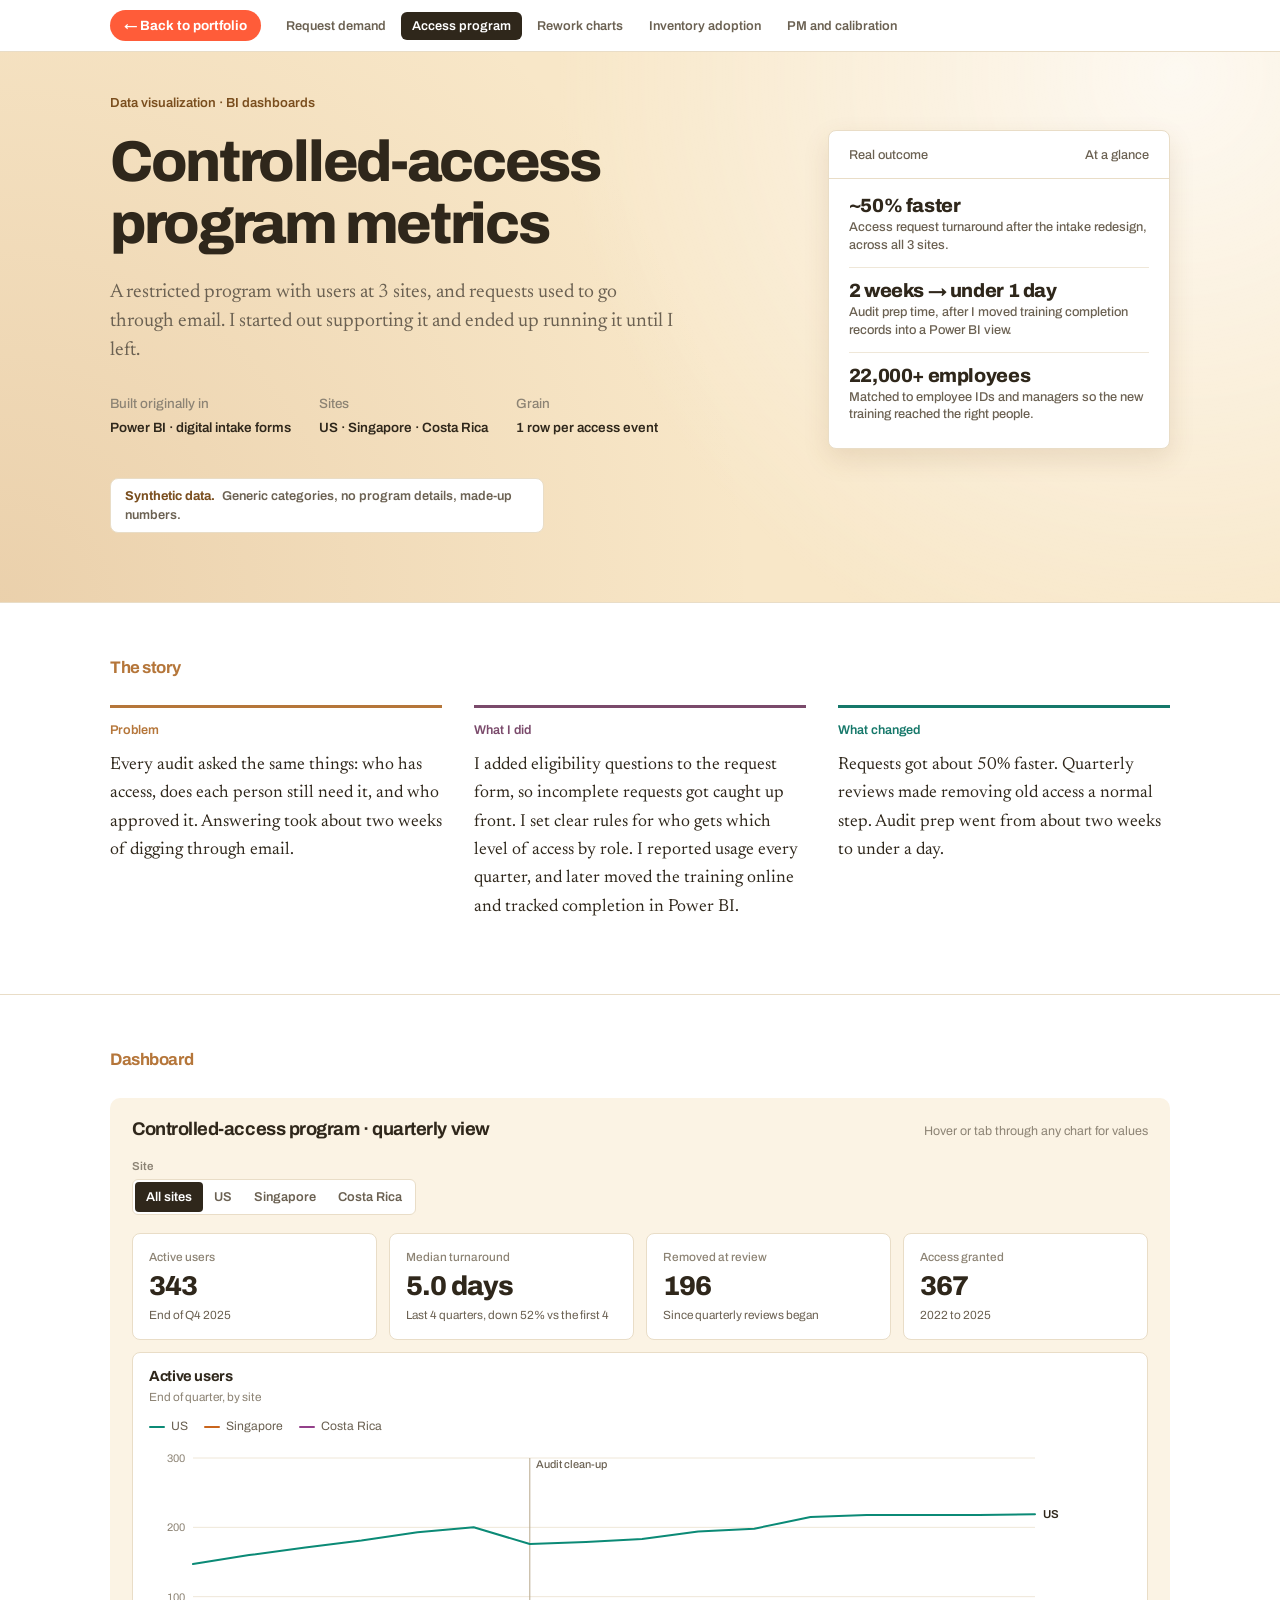
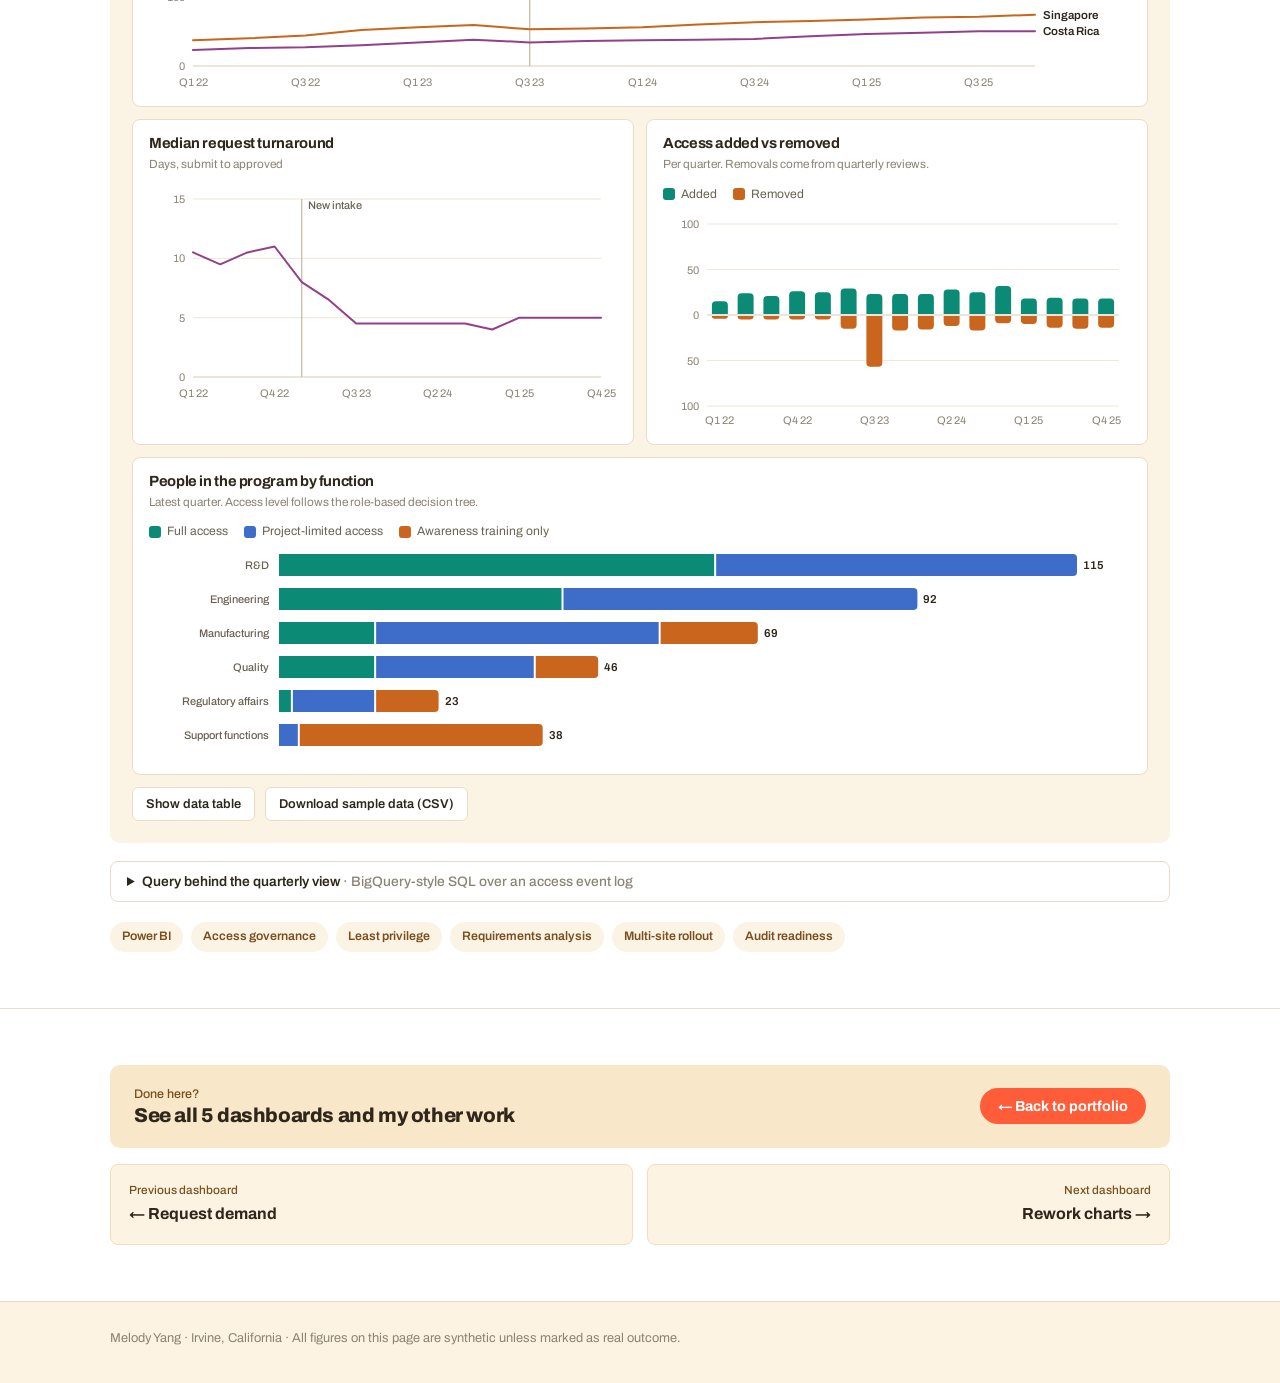
<file: dataviz/access-governance.html>
<!DOCTYPE html>
<html lang="en">
<head>
<meta charset="utf-8">
<meta name="viewport" content="width=device-width, initial-scale=1">
<title>Access Program Metrics | Melody Yang</title>
<meta name="description" content="Quarterly metrics dashboard for a controlled-access program across the US, Singapore, and Costa Rica, rebuilt with synthetic data.">
<link rel="preconnect" href="https://fonts.googleapis.com">
<link rel="preconnect" href="https://fonts.gstatic.com" crossorigin>
<link href="https://fonts.googleapis.com/css2?family=Archivo:wght@400;500;600;700;800&family=Newsreader:opsz,wght@6..72,300;6..72,400;6..72,500&display=swap" rel="stylesheet">
<link rel="stylesheet" href="viz.css">
</head>
<body>

<div class="top">
  <div class="topbar"><div class="wrap">
    <a class="mark" href="../index.html">Melody Yang</a>
    <nav class="topnav" aria-label="Site">
      <a href="../index.html#work">Work</a>
      <a href="../index.html#dataviz">Data viz</a>
      <a href="../index.html#contact">Contact</a>
    </nav>
  </div></div>
  <header class="page-head"><div class="wrap">
    <p class="crumb"><a href="../index.html#dataviz">Data visualization</a> · BI dashboards</p>
    <h1>Controlled-access program metrics</h1>
    <p class="lede">A restricted program with users at 3 sites, and requests used to go through email. I started out supporting it and ended up running it until I left.</p>
    <dl class="meta">
      <div><dt>Built originally in</dt><dd>Power BI · digital intake forms</dd></div>
      <div><dt>Sites</dt><dd>US · Singapore · Costa Rica</dd></div>
      <div><dt>Grain</dt><dd>1 row per access event</dd></div>
    </dl>
    <p class="notice"><b>Synthetic data.</b> Generic categories, no program details, made-up numbers.</p>
  </div></header>
</div>

<section><div class="wrap sec">
  <h2>The story</h2>
  <dl class="rows">
    <dt>Problem</dt>
    <dd>Every audit asked the same things: who has access, does each person still need it, and who approved it. Answering took about two weeks of digging through email.</dd>
    <dt>What I did</dt>
    <dd>I added eligibility questions to the request form, so incomplete requests got caught up front. I set clear rules for who gets which level of access by role. I reported usage every quarter, and later moved the training online and tracked completion in Power BI.</dd>
    <dt>What changed</dt>
    <dd>Requests got about 50% faster. Quarterly reviews made removing old access a normal step. Audit prep went from about two weeks to under a day.</dd>
  </dl>
</div></section>

<section><div class="wrap sec">
  <h2>Dashboard</h2>
  <div class="dash">
    <div class="dash-title"><h3>Controlled-access program · quarterly view</h3><span>Hover or tab through any chart for values</span></div>
    <div class="filters">
      <div class="filter"><span class="flabel" id="fs">Site</span><div class="seg" id="f-site" role="group" aria-labelledby="fs"></div></div>
    </div>
    <div class="tiles" id="tiles"></div>
    <div class="card">
      <h4>Active users</h4>
      <p class="sub" id="users-sub">End of quarter, by site</p>
      <div class="legend" id="users-legend"></div>
      <div class="chart" id="users" data-label="Line chart of active users by site per quarter"></div>
    </div>
    <div class="grid2 even">
      <div class="card">
        <h4>Median request turnaround</h4>
        <p class="sub">Days, submit to approved</p>
        <div class="chart" id="tat" data-label="Line chart of median access request turnaround per quarter"></div>
      </div>
      <div class="card">
        <h4>Access added vs removed</h4>
        <p class="sub">Per quarter. Removals come from quarterly reviews.</p>
        <div class="legend" id="chg-legend"></div>
        <div class="chart" id="chg" data-label="Diverging bar chart of access added and removed per quarter"></div>
      </div>
    </div>
    <div class="card">
      <h4>People in the program by function</h4>
      <p class="sub" id="fn-sub">Latest quarter. Access level follows the role-based decision tree.</p>
      <div class="legend" id="fn-legend"></div>
      <div class="chart" id="fn" data-label="Stacked bar chart of program members by function and access level"></div>
    </div>
    <div id="table-tools"></div>
  </div>

  <details class="sql">
    <summary>Query behind the quarterly view <span>· BigQuery-style SQL over an access event log</span></summary>
<pre><code>-- access_events: every grant and removal since the program started
-- requests: one row per access request
WITH changes AS (
  SELECT
    site,
    DATE_TRUNC(event_date, QUARTER)                AS quarter,   -- first day of the quarter
    COUNTIF(event_type = 'granted')                AS added,
    COUNTIF(event_type = 'removed')                AS removed
  FROM access_events
  GROUP BY site, quarter
),
turnaround AS (
  SELECT
    site,
    DATE_TRUNC(approved_date, QUARTER)             AS quarter,
    APPROX_QUANTILES(
      DATE_DIFF(approved_date, submitted_date, DAY), 2
    )[OFFSET(1)]                                   AS median_days
  FROM requests
  WHERE status = 'Approved'
  GROUP BY site, quarter
)
SELECT
  c.site, c.quarter, c.added, c.removed,
  SUM(c.added - c.removed) OVER (
    PARTITION BY c.site ORDER BY c.quarter
  )                                                AS active_users,  -- running total from day 1
  t.median_days
FROM changes AS c
LEFT JOIN turnaround AS t USING (site, quarter)
ORDER BY c.site, c.quarter;</code></pre>
  </details>
  <div class="chips"><span class="chip">Power BI</span><span class="chip">Access governance</span><span class="chip">Least privilege</span><span class="chip">Requirements analysis</span><span class="chip">Multi-site rollout</span><span class="chip">Audit readiness</span></div>
</div></section>

<section><div class="wrap sec">
  <h2>Real outcome</h2>
  <div class="outcomes">
    <div class="oc"><b>~50% faster</b><span>Access request turnaround after the intake redesign, across all 3 sites.</span></div>
    <div class="oc"><b>2 weeks → under 1 day</b><span>Audit prep time, after I moved training completion records into a Power BI view.</span></div>
    <div class="oc"><b>22,000+ employees</b><span>Matched to employee IDs and managers so the new training reached the right people.</span></div>
  </div>
</div></section>

<section><div class="wrap sec">
  <nav class="pager" aria-label="More dashboards">
    <a href="request-demand.html"><small>Previous dashboard</small><strong>← Request demand</strong></a>
    <a class="next" href="rework-spc.html"><small>Next dashboard</small><strong>Rework control charts →</strong></a>
  </nav>
</div></section>

<footer><div class="wrap">Melody Yang · Irvine, California · All figures on this page are synthetic unless marked as real outcome.</div></footer>

<script src="viz.js"></script>
<script>
(function () {
  const C = { s1: VZ.css("--s1"), s2: VZ.css("--s2"), s3: VZ.css("--s3"), s4: VZ.css("--s4") };
  const SITES = [
    { name: "US", start: 140, add: 15, rm: 9, tat0: 9, tat1: 4.5, color: C.s1 },
    { name: "Singapore", start: 34, add: 4.5, rm: 2.6, tat0: 11, tat1: 5, color: C.s2 },
    { name: "Costa Rica", start: 22, add: 3.4, rm: 1.8, tat0: 12, tat1: 5.5, color: C.s3 }
  ];
  const Q = []; [2022, 2023, 2024, 2025].forEach((y) => [1, 2, 3, 4].forEach((q) => Q.push({ y: y, q: q, label: "Q" + q + " " + String(y).slice(2) })));
  const REDESIGN = 4;   // Q1 2023: new intake forms go live
  const REVIEWS = 5;    // quarterly access reviews start Q2 2023
  const AUDIT = 6;      // Q3 2023 audit clean-up
  const r = VZ.rng(7702);
  const data = SITES.map(function (s) {
    let act = s.start;
    return Q.map(function (q, i) {
      const added = Math.max(0, Math.round(s.add * (1 + 0.25 * VZ.gauss(r))));
      let removed = i < REVIEWS ? Math.round(s.rm * 0.25 * (1 + 0.5 * r())) : Math.max(0, Math.round(s.rm * (1 + 0.3 * VZ.gauss(r))));
      if (i === AUDIT) removed += Math.round(s.start * 0.24);
      act = act + added - removed;
      const t = i < REDESIGN ? s.tat0 : i < REDESIGN + 2 ? s.tat0 - (s.tat0 - s.tat1) * (i - REDESIGN + 1) / 3 : s.tat1;
      return { added: added, removed: removed, active: act, tat: Math.round(Math.max(2, t * (1 + 0.08 * VZ.gauss(r))) * 2) / 2 };
    });
  });
  const FUNCS = ["R&D", "Engineering", "Manufacturing", "Quality", "Regulatory affairs", "Support functions"];
  const FSHARE = [0.30, 0.24, 0.18, 0.12, 0.06, 0.10];
  const TIERS = [
    { name: "Full access", color: C.s1 },
    { name: "Project-limited access", color: C.s4 },
    { name: "Awareness training only", color: C.s2 }
  ];
  const TMIX = [[0.55, 0.45, 0], [0.45, 0.55, 0], [0.2, 0.6, 0.2], [0.3, 0.5, 0.2], [0.1, 0.5, 0.4], [0, 0.08, 0.92]];

  const state = { site: "all" };
  VZ.seg(document.getElementById("f-site"), [{ label: "All sites", value: "all" }].concat(SITES.map((s, i) => ({ label: s.name, value: i }))), "all", (v) => { state.site = v; render(); });
  const idx = () => (state.site === "all" ? SITES.map((s, i) => i) : [state.site]);
  const agg = (key) => Q.map((q, qi) => VZ.sum(idx().map((si) => data[si][qi][key])));
  // median turnaround for a combined scope: weight by requests (added) as an approximation
  const aggTat = () => Q.map((q, qi) => { const ids = idx(); const w = ids.map((si) => data[si][qi].added || 1);
    return Math.round((VZ.sum(ids.map((si, k) => data[si][qi].tat * w[k])) / VZ.sum(w)) * 2) / 2; });

  function tiles() {
    const el = document.getElementById("tiles"); el.innerHTML = "";
    const act = agg("active"), tat = aggTat(), rem = agg("removed"), add = agg("added");
    const t0 = VZ.sum(tat.slice(0, 4)) / 4, t1 = VZ.sum(tat.slice(-4)) / 4;
    [["Active users", VZ.fmt(act[act.length - 1]), "End of Q4 2025"],
     ["Median turnaround", VZ.fmt(t1, 1) + " days", "Last 4 quarters, down " + VZ.pct(1 - t1 / t0) + " vs the first 4"],
     ["Removed at review", VZ.fmt(VZ.sum(rem.slice(REVIEWS))), "Since quarterly reviews began"],
     ["Access granted", VZ.fmt(VZ.sum(add)), "2022 to 2025"]].forEach(function (t) {
      const d = VZ.h("div", "tile", el); VZ.h("div", "k", d, t[0]); VZ.h("div", "v", d, t[1]); VZ.h("div", "d", d, t[2]);
    });
  }
  function render() {
    tiles();
    const labels = Q.map((q) => q.label), ids = idx();
    const us = ids.map((si) => ({ name: SITES[si].name, color: SITES[si].color, values: data[si].map((d) => d.active) }));
    if (us.length > 1) VZ.legend(document.getElementById("users-legend"), us, "line"); else document.getElementById("users-legend").innerHTML = "";
    document.getElementById("users-sub").textContent = state.site === "all" ? "End of quarter, by site" : "End of quarter, " + SITES[state.site].name;
    VZ.line(document.getElementById("users"), { labels: labels, series: us, height: 250, tickEvery: 2, area: us.length === 1,
      marks: [{ i: AUDIT, label: "Audit clean-up" }],
      extraTip: us.length > 1 ? (i) => [{ label: "All sites", value: VZ.fmt(VZ.sum(us.map((s) => s.values[i]))) }] : null });
    VZ.line(document.getElementById("tat"), { labels: labels, height: 220, tickEvery: 3, yMin: 0,
      series: [{ name: "Median days", color: C.s3, values: aggTat() }], marks: [{ i: REDESIGN, label: "New intake" }],
      yFmt: (v) => VZ.fmt(v, v % 1 ? 1 : 0) });
    const chg = { pos: { name: "Added", color: C.s1, values: agg("added") }, neg: { name: "Removed", color: C.s2, values: agg("removed") } };
    VZ.legend(document.getElementById("chg-legend"), [chg.pos, chg.neg], "rect");
    VZ.diverge(document.getElementById("chg"), { labels: labels, pos: chg.pos, neg: chg.neg, height: 220 });
    const last = VZ.sum(ids.map((si) => data[si][Q.length - 1].active));
    // headcount by function and access level for the selected scope
    const rows = FUNCS.map(function (f, fi) {
      const base = last * 1.12 * FSHARE[fi];   // people per function; awareness-only sit outside active users
      const v = TMIX[fi].map((t) => Math.round(base * t));
      return { label: f, values: v };
    });
    VZ.legend(document.getElementById("fn-legend"), TIERS, "rect");
    VZ.stackH(document.getElementById("fn"), { rows: rows, series: TIERS, rowH: 34, labelW: 130 });
    refresh();
  }
  const refresh = VZ.tableTools(document.getElementById("table-tools"), function () {
    const out = [];
    idx().forEach((si) => Q.forEach((q, qi) => { const d = data[si][qi];
      out.push({ q: q.y + "-Q" + q.q, site: SITES[si].name, added: d.added, removed: d.removed, active: d.active, tat: d.tat }); }));
    return { cols: [{ key: "q", label: "Quarter" }, { key: "site", label: "Site" }, { key: "added", label: "Added", num: 1 },
      { key: "removed", label: "Removed", num: 1 }, { key: "active", label: "Active users", num: 1 }, { key: "tat", label: "Median turnaround (days)", num: 1 }], rows: out };
  }, "access-program-synthetic.csv");
  VZ.mount(render);
})();
</script>
</body>
</html>
</file>
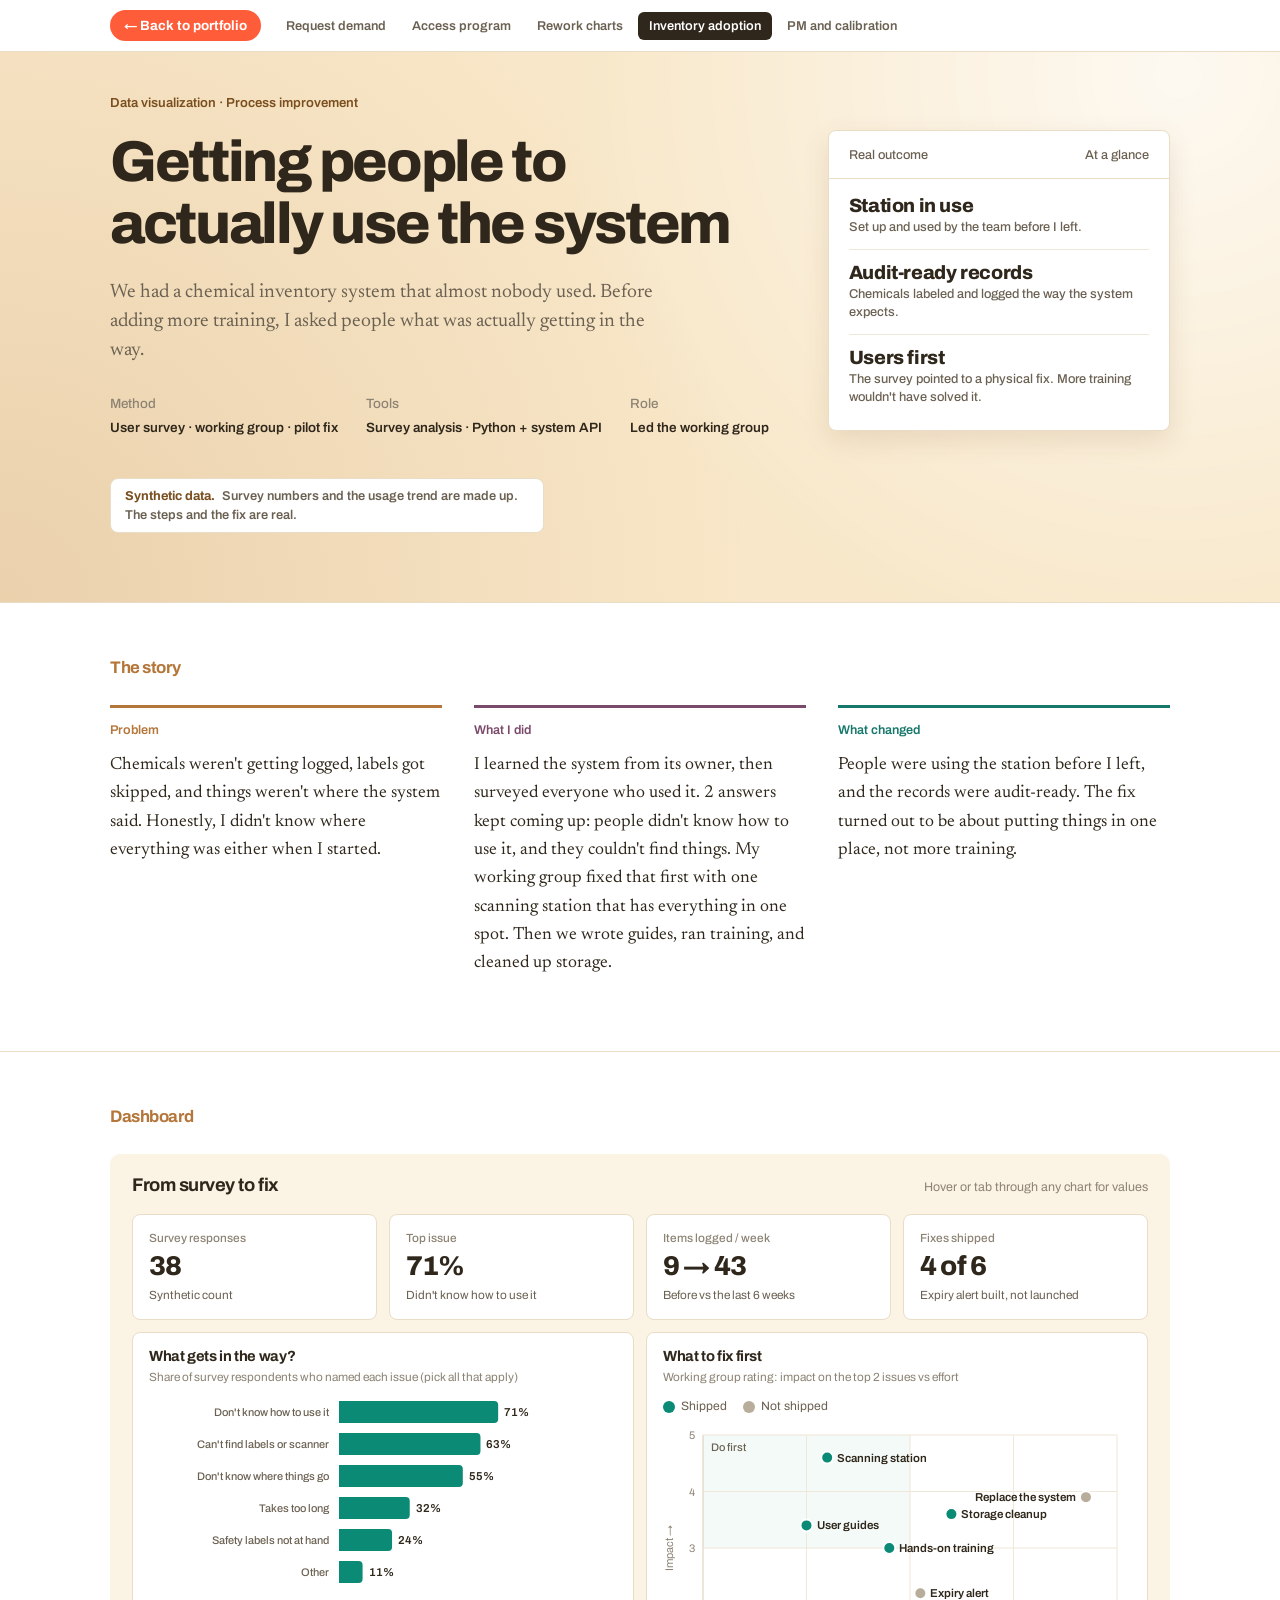
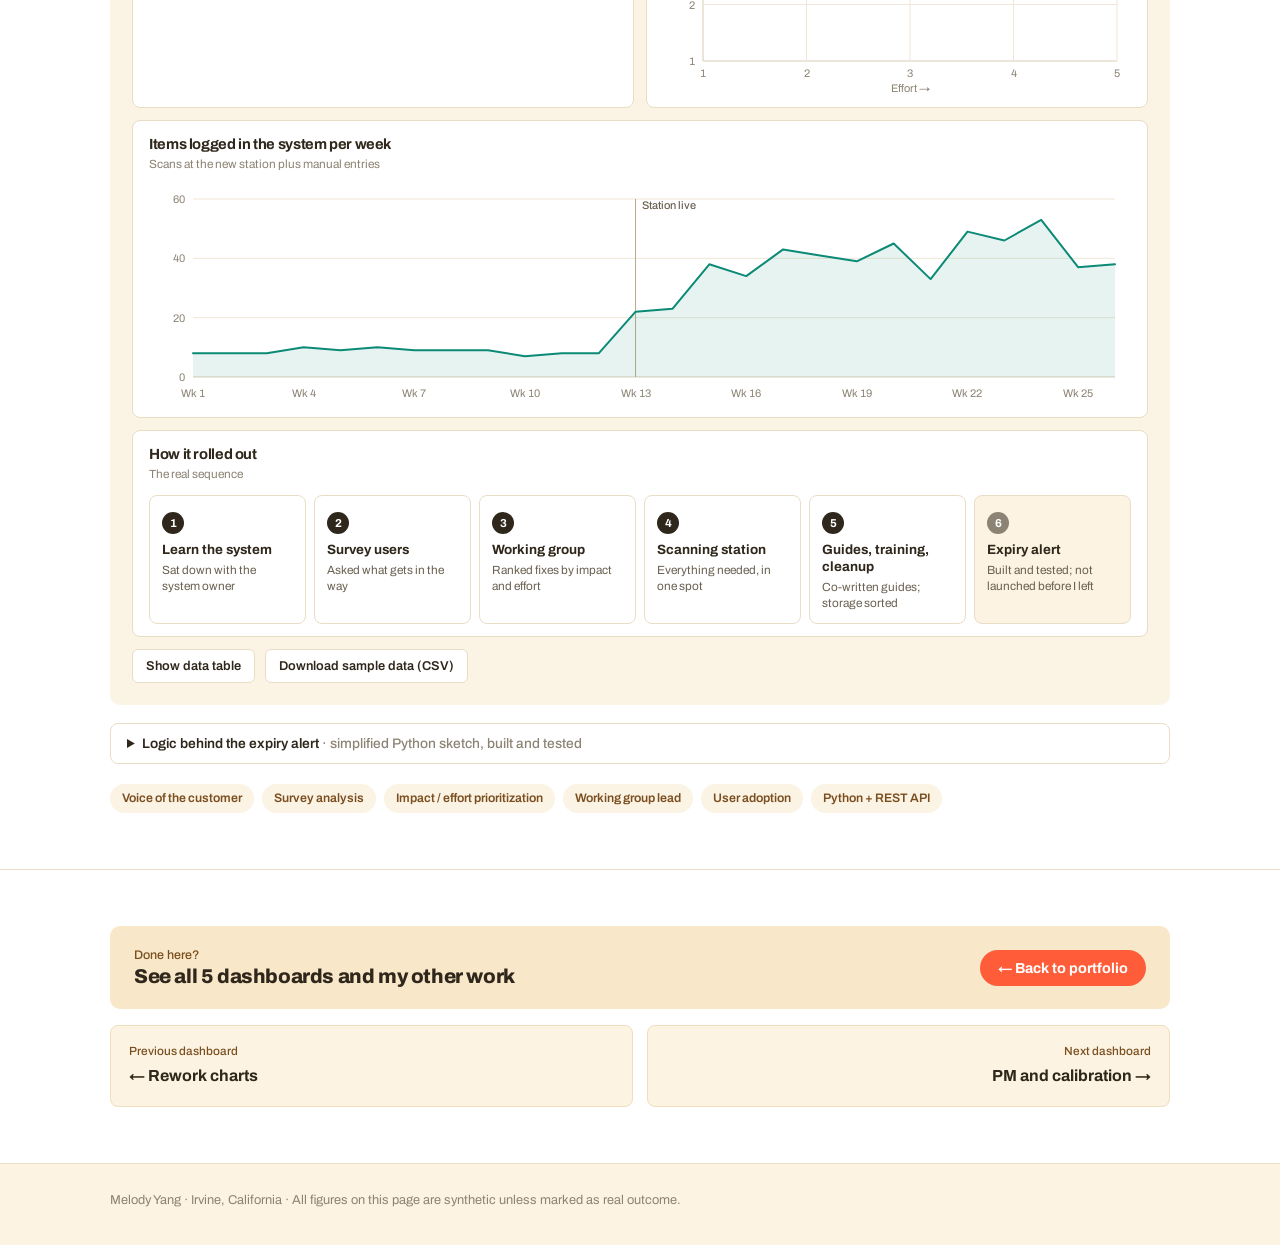
<file: dataviz/inventory-adoption.html>
<!DOCTYPE html>
<html lang="en">
<head>
<meta charset="utf-8">
<meta name="viewport" content="width=device-width, initial-scale=1">
<title>Inventory System Adoption | Melody Yang</title>
<meta name="description" content="How a user survey, a priority matrix, and one physical fix got a team using its chemical inventory system. Synthetic data.">
<link rel="preconnect" href="https://fonts.googleapis.com">
<link rel="preconnect" href="https://fonts.gstatic.com" crossorigin>
<link href="https://fonts.googleapis.com/css2?family=Archivo:wght@400;500;600;700;800&family=Newsreader:opsz,wght@6..72,300;6..72,400;6..72,500&display=swap" rel="stylesheet">
<link rel="stylesheet" href="viz.css">
<style>
  .steps{display:grid;grid-template-columns:repeat(6,minmax(0,1fr));gap:8px;counter-reset:st;}
  @media (max-width:860px){.steps{grid-template-columns:repeat(2,minmax(0,1fr));}}
  .step{background:#fff;border:1px solid var(--rule);border-radius:8px;padding:12px 12px 11px;font-family:"Archivo",sans-serif;counter-increment:st;}
  .step::before{content:counter(st);display:inline-flex;align-items:center;justify-content:center;width:22px;height:22px;border-radius:50%;background:var(--ink);color:#fff;font-size:.72rem;font-weight:700;margin-bottom:8px;}
  .step b{display:block;font-size:.84rem;line-height:1.25;}
  .step span{display:block;font-size:.74rem;color:var(--ink-2);margin-top:4px;line-height:1.35;}
  .step.pending{border-style:solid;background:var(--sand-soft);}
  .step.pending::before{background:var(--ink-3);}
  details.sql pre .c{color:var(--ink-3);}
</style>
</head>
<body>

<div class="top">
  <div class="topbar"><div class="wrap">
    <a class="mark" href="../index.html">Melody Yang</a>
    <nav class="topnav" aria-label="Site">
      <a href="../index.html#work">Work</a>
      <a href="../index.html#dataviz">Data viz</a>
      <a href="../index.html#contact">Contact</a>
    </nav>
  </div></div>
  <header class="page-head"><div class="wrap">
    <p class="crumb"><a href="../index.html#dataviz">Data visualization</a> · Process improvement</p>
    <h1>Getting people to actually use the system</h1>
    <p class="lede">We had a chemical inventory system that almost nobody used. Before adding more training, I asked people what was actually getting in the way.</p>
    <dl class="meta">
      <div><dt>Method</dt><dd>User survey · working group · pilot fix</dd></div>
      <div><dt>Tools</dt><dd>Survey analysis · Python + system API</dd></div>
      <div><dt>Role</dt><dd>Led the working group</dd></div>
    </dl>
    <p class="notice"><b>Synthetic data.</b> Survey numbers and the usage trend are made up. The steps and the fix are real.</p>
  </div></header>
</div>

<section><div class="wrap sec">
  <h2>The story</h2>
  <dl class="rows">
    <dt>Problem</dt>
    <dd>Chemicals weren't getting logged, labels got skipped, and things weren't where the system said. Honestly, I didn't know where everything was either when I started.</dd>
    <dt>What I did</dt>
    <dd>I learned the system from its owner, then surveyed everyone who used it. 2 answers kept coming up: people didn't know how to use it, and they couldn't find things. My working group fixed that first with one scanning station that has everything in one spot. Then we wrote guides, ran training, and cleaned up storage.</dd>
    <dt>What changed</dt>
    <dd>People were using the station before I left, and the records were audit-ready. The fix turned out to be about putting things in one place, not more training.</dd>
  </dl>
</div></section>

<section><div class="wrap sec">
  <h2>Dashboard</h2>
  <div class="dash">
    <div class="dash-title"><h3>From survey to fix</h3><span>Hover or tab through any chart for values</span></div>
    <div class="tiles" id="tiles"></div>
    <div class="grid2 even">
      <div class="card">
        <h4>What gets in the way?</h4>
        <p class="sub">Share of survey respondents who named each issue (pick all that apply)</p>
        <div class="chart" id="pain" data-label="Bar chart of survey pain points"></div>
      </div>
      <div class="card">
        <h4>What to fix first</h4>
        <p class="sub">Working group rating: impact on the top 2 issues vs effort</p>
        <div class="legend"><span><i style="background:var(--s1);border-radius:50%"></i>Shipped</span><span><i style="background:#B8AD9A;border-radius:50%"></i>Not shipped</span></div>
        <div class="chart" id="matrix" data-label="Impact versus effort matrix of possible fixes"></div>
      </div>
    </div>
    <div class="card">
      <h4>Items logged in the system per week</h4>
      <p class="sub">Scans at the new station plus manual entries</p>
      <div class="chart" id="usage" data-label="Line chart of weekly items logged before and after the scanning station"></div>
    </div>
    <div class="card">
      <h4>How it rolled out</h4>
      <p class="sub">The real sequence</p>
      <div class="steps">
        <div class="step"><b>Learn the system</b><span>Sat down with the system owner</span></div>
        <div class="step"><b>Survey users</b><span>Asked what gets in the way</span></div>
        <div class="step"><b>Working group</b><span>Ranked fixes by impact and effort</span></div>
        <div class="step"><b>Scanning station</b><span>Everything needed, in one spot</span></div>
        <div class="step"><b>Guides, training, cleanup</b><span>Co-written guides; storage sorted</span></div>
        <div class="step pending"><b>Expiry alert</b><span>Built and tested; not launched before I left</span></div>
      </div>
    </div>
    <div id="table-tools"></div>
  </div>

  <details class="sql">
    <summary>Logic behind the expiry alert <span>· simplified Python sketch, built and tested</span></summary>
<pre><code><span class="c"># Weekly reminder: chemicals expiring in the next 30 days, grouped by owner.</span>
<span class="c"># Built and tested against the inventory system's API; not launched before I left.</span>
import datetime as dt
from itertools import groupby
import requests

cutoff = dt.date.today() + dt.timedelta(days=30)
items = requests.get(f"{API_BASE}/inventory", headers=AUTH, timeout=30).json()

expiring = sorted(
    (i for i in items
     if i["status"] == "active" and dt.date.fromisoformat(i["expiry_date"]) &lt;= cutoff),
    key=lambda i: i["owner_email"],
)
for owner, group in groupby(expiring, key=lambda i: i["owner_email"]):
    rows = [(i["name"], i["location"], i["expiry_date"]) for i in group]
    send_email(to=owner, subject=f"{len(rows)} chemicals expire within 30 days", rows=rows)</code></pre>
  </details>
  <div class="chips"><span class="chip">Voice of the customer</span><span class="chip">Survey analysis</span><span class="chip">Impact / effort prioritization</span><span class="chip">Working group lead</span><span class="chip">User adoption</span><span class="chip">Python + REST API</span></div>
</div></section>

<section><div class="wrap sec">
  <h2>Real outcome</h2>
  <div class="outcomes">
    <div class="oc"><b>Station in use</b><span>Set up and used by the team before I left.</span></div>
    <div class="oc"><b>Audit-ready records</b><span>Chemicals labeled and logged the way the system expects.</span></div>
    <div class="oc"><b>Users first</b><span>The survey pointed to a physical fix. More training wouldn't have solved it.</span></div>
  </div>
</div></section>

<section><div class="wrap sec">
  <nav class="pager" aria-label="More dashboards">
    <a href="rework-spc.html"><small>Previous dashboard</small><strong>← Rework control charts</strong></a>
    <a class="next" href="pm-cal-compliance.html"><small>Next dashboard</small><strong>PM and calibration compliance →</strong></a>
  </nav>
</div></section>

<footer><div class="wrap">Melody Yang · Irvine, California · All figures on this page are synthetic unless marked as real outcome.</div></footer>

<script src="viz.js"></script>
<script>
(function () {
  const C = { s1: VZ.css("--s1"), s2: VZ.css("--s2"), s3: VZ.css("--s3"), s4: VZ.css("--s4"), ink: VZ.css("--ink") };
  const N = 38;   // synthetic respondents
  const PAIN = [
    { label: "Don't know how to use it", n: 27 },
    { label: "Can't find labels or scanner", n: 24 },
    { label: "Don't know where things go", n: 21 },
    { label: "Takes too long", n: 12 },
    { label: "Safety labels not at hand", n: 9 },
    { label: "Other", n: 4 }
  ];
  const FIXES = [
    { name: "Scanning station", effort: 2.2, impact: 4.6, chosen: true },
    { name: "User guides", effort: 2.0, impact: 3.4, chosen: true },
    { name: "Hands-on training", effort: 2.8, impact: 3.0, chosen: true },
    { name: "Storage cleanup", effort: 3.4, impact: 3.6, chosen: true },
    { name: "Expiry alert", effort: 3.1, impact: 2.2, chosen: false },
    { name: "Replace the system", effort: 4.7, impact: 3.9, chosen: false }
  ];
  // weekly usage: low and flat, then a step up after the station goes live (week 13)
  const r = VZ.rng(4417), W = 26, LIVE = 12, weeks = [], logged = [];
  for (let i = 0; i < W; i++) {
    const base = i < LIVE ? 9 : 9 + 34 * (1 - Math.exp(-(i - LIVE + 1) / 2.2));
    weeks.push("Wk " + (i + 1)); logged.push(Math.max(0, Math.round(base * (1 + 0.14 * VZ.gauss(r)))));
  }

  function tiles() {
    const el = document.getElementById("tiles"); el.innerHTML = "";
    const pre = VZ.sum(logged.slice(0, LIVE)) / LIVE, post = VZ.sum(logged.slice(-6)) / 6;
    [["Survey responses", String(N), "Synthetic count"],
     ["Top issue", VZ.pct(PAIN[0].n / N), "Didn't know how to use it"],
     ["Items logged / week", VZ.fmt(pre) + " → " + VZ.fmt(post), "Before vs the last 6 weeks"],
     ["Fixes shipped", "4 of 6", "Expiry alert built, not launched"]].forEach(function (t) {
      const d = VZ.h("div", "tile", el); VZ.h("div", "k", d, t[0]); VZ.h("div", "v", d, t[1]); VZ.h("div", "d", d, t[2]);
    });
  }

  function matrix(el) {
    el.innerHTML = "";
    const W0 = Math.max(260, el.clientWidth || 500), H = 270;
    const svg = VZ.s("svg", { viewBox: "0 0 " + W0 + " " + H, role: "img" }, el);
    svg.setAttribute("aria-label", el.dataset.label); svg.style.width = "100%"; svg.style.height = "auto";
    const m = { t: 10, r: 14, b: 34, l: 40 }, pw = W0 - m.l - m.r, ph = H - m.t - m.b;
    const X = (v) => m.l + ((v - 1) / 4) * pw, Y = (v) => m.t + ph - ((v - 1) / 4) * ph;
    // quadrant guide at the midpoint
    VZ.s("rect", { x: m.l, y: m.t, width: pw / 2, height: ph / 2, fill: "#F3FAF8" }, svg);
    VZ.txt(svg, m.l + 8, m.t + 16, "Do first", "lb2");
    [1, 2, 3, 4, 5].forEach(function (v) {
      VZ.s("line", { x1: m.l, x2: m.l + pw, y1: Y(v), y2: Y(v), class: v === 1 ? "baseline" : "gridline" }, svg);
      VZ.s("line", { y1: m.t, y2: m.t + ph, x1: X(v), x2: X(v), class: v === 1 ? "baseline" : "gridline" }, svg);
      VZ.txt(svg, m.l - 8, Y(v) + 4, String(v), "ax", { "text-anchor": "end" });
      VZ.txt(svg, X(v), H - 18, String(v), "ax", { "text-anchor": "middle" });
    });
    VZ.txt(svg, m.l + pw / 2, H - 3, "Effort →", "ax", { "text-anchor": "middle" });
    VZ.txt(svg, 10, m.t + ph / 2, "Impact →", "ax", { "text-anchor": "middle", transform: "rotate(-90 10 " + (m.t + ph / 2) + ")" });
    FIXES.forEach(function (f) {
      const cx = X(f.effort), cy = Y(f.impact), col = f.chosen ? C.s1 : "#B8AD9A";
      VZ.s("circle", { cx: cx, cy: cy, r: 6, fill: col, stroke: "#fff", "stroke-width": 2 }, svg);
      const right = cx < m.l + pw - 120;
      VZ.txt(svg, cx + (right ? 10 : -10), cy + 4, f.name, "lb", { "text-anchor": right ? "start" : "end" });
      const hit = VZ.s("circle", { cx: cx, cy: cy, r: 16, fill: "transparent" }, svg);
      VZ.bindMark(hit, () => ({ title: f.name, rows: [
        { label: "Impact", value: f.impact.toFixed(1) + " / 5", color: col },
        { label: "Effort", value: f.effort.toFixed(1) + " / 5" },
        { label: "Status", value: f.chosen ? "Shipped" : (f.name === "Expiry alert" ? "Built, not launched" : "Not pursued") }] }));
    });
  }

  function render() {
    tiles();
    VZ.hbar(document.getElementById("pain"), {
      data: PAIN.map((p) => ({ label: p.label, value: p.n / N, tip: { title: p.label, rows: [
        { label: "Share of respondents", value: VZ.pct(p.n / N), color: C.s1 }, { label: "Respondents", value: p.n + " of " + N }] } })),
      color: C.s1, fmt: (v) => VZ.pct(v), max: 1, rowH: 32, labelW: Math.min(190, Math.round(document.getElementById("pain").clientWidth * 0.5))
    });
    matrix(document.getElementById("matrix"));
    VZ.line(document.getElementById("usage"), { labels: weeks, height: 220, tickEvery: 3, yMin: 0, area: true,
      series: [{ name: "Items logged", color: C.s1, values: logged }], marks: [{ i: LIVE, label: "Station live" }] });
  }
  VZ.tableTools(document.getElementById("table-tools"), function () {
    return { cols: [{ key: "label", label: "Issue" }, { key: "n", label: "Respondents", num: 1 }, { key: "share", label: "Share", num: 1 }],
      rows: PAIN.map((p) => ({ label: p.label, n: p.n, share: (p.n / N).toFixed(3) })) };
  }, "inventory-survey-synthetic.csv");
  VZ.mount(render);
})();
</script>
</body>
</html>
</file>
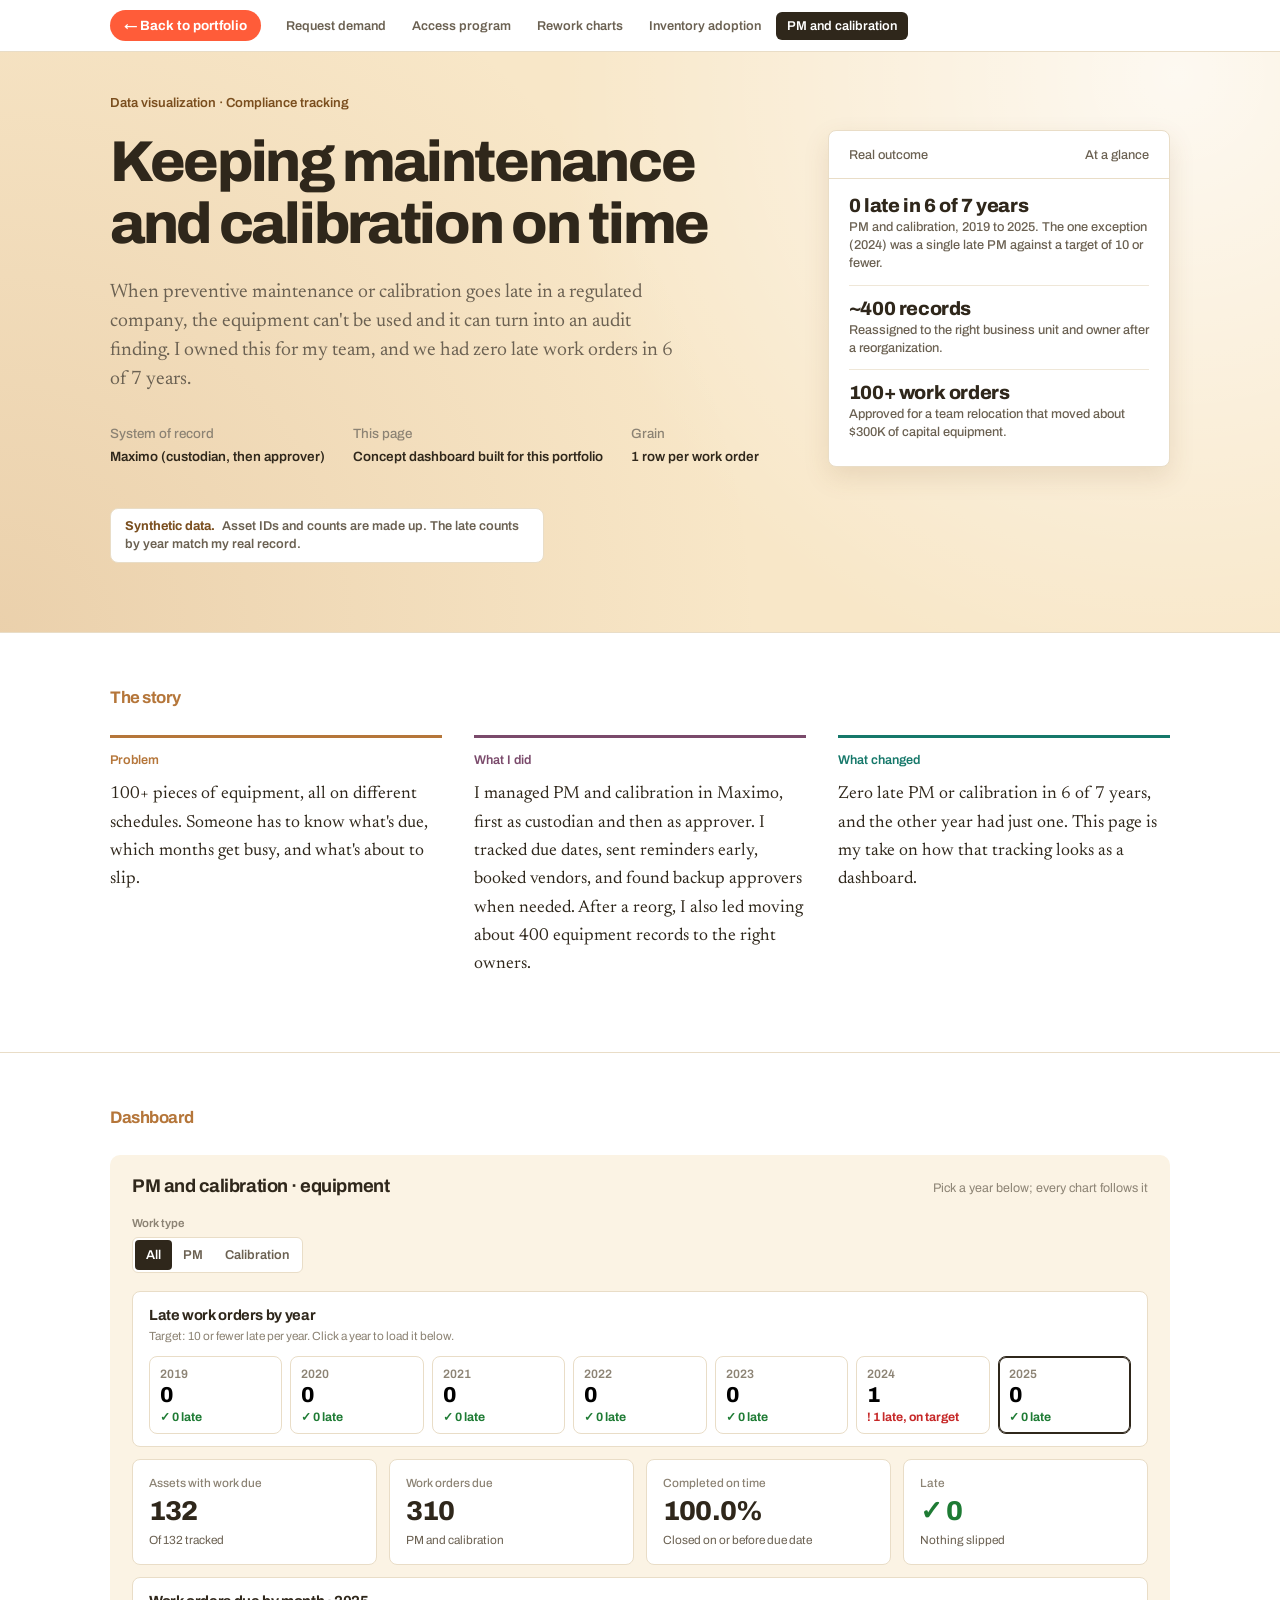
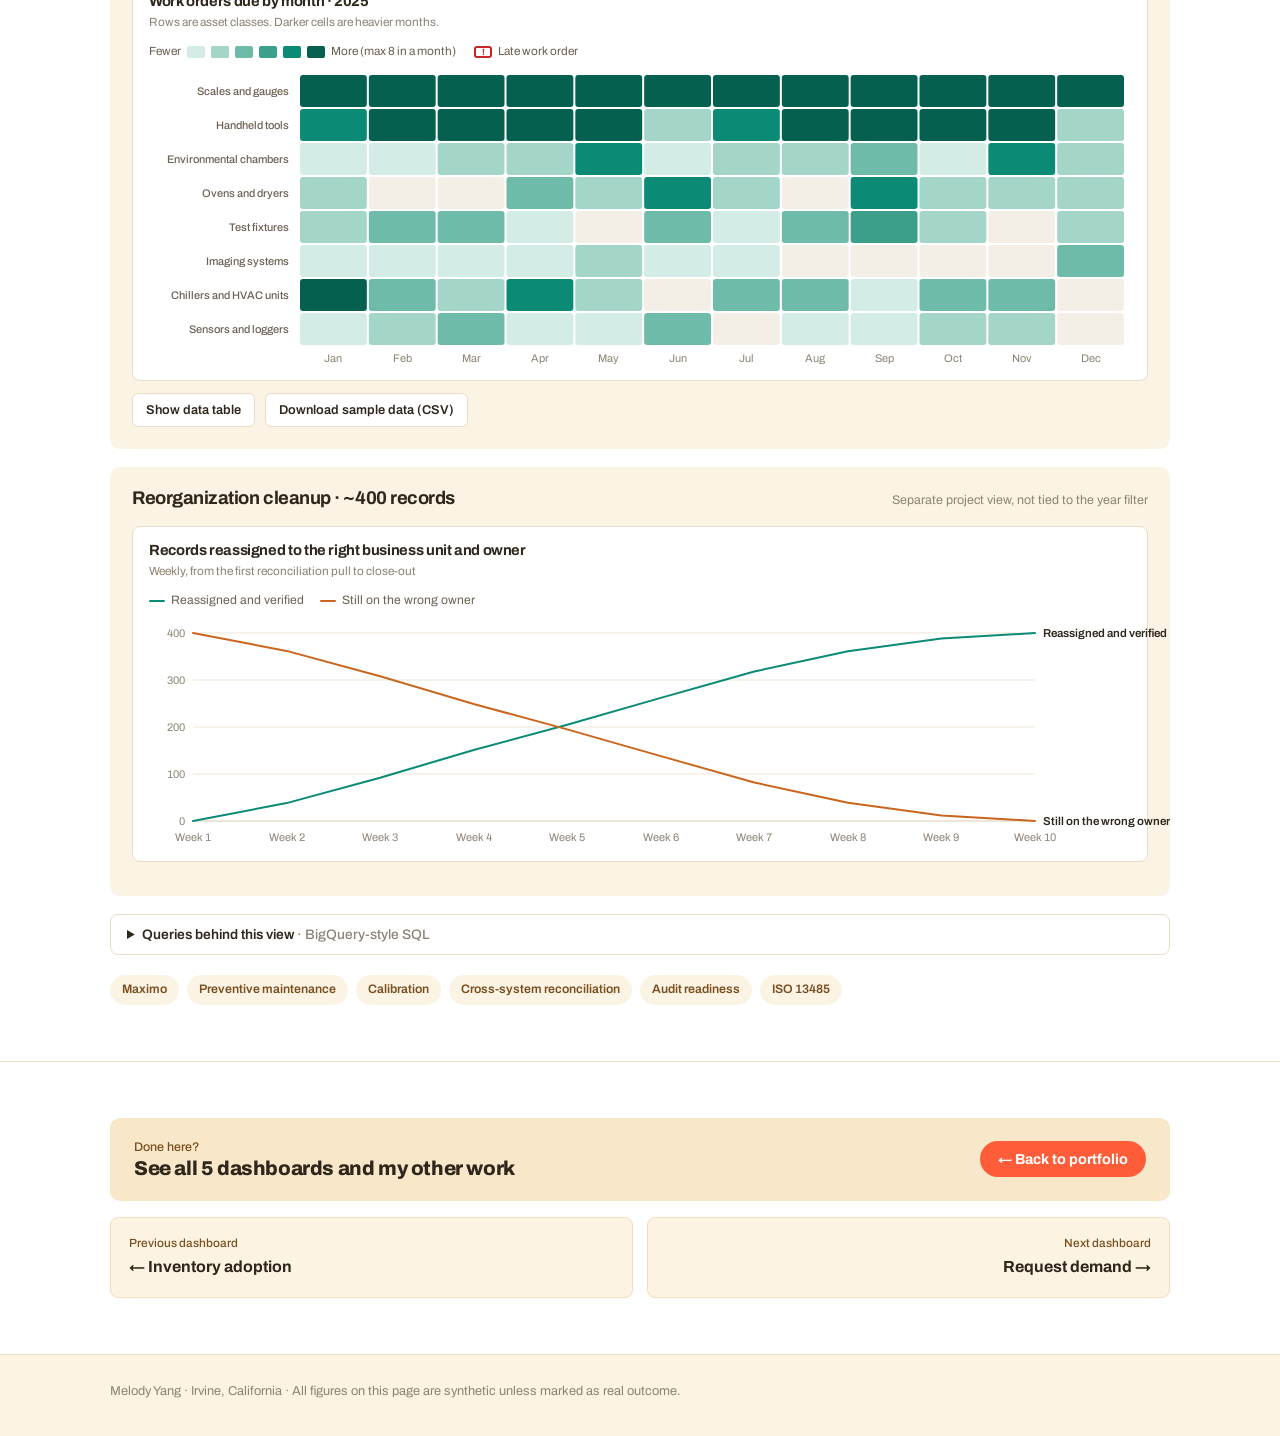
<file: dataviz/pm-cal-compliance.html>
<!DOCTYPE html>
<html lang="en">
<head>
<meta charset="utf-8">
<meta name="viewport" content="width=device-width, initial-scale=1">
<title>PM and Calibration Compliance | Melody Yang</title>
<meta name="description" content="Concept dashboard for preventive maintenance and calibration compliance, built with synthetic data.">
<link rel="preconnect" href="https://fonts.googleapis.com">
<link rel="preconnect" href="https://fonts.gstatic.com" crossorigin>
<link href="https://fonts.googleapis.com/css2?family=Archivo:wght@400;500;600;700;800&family=Newsreader:opsz,wght@6..72,300;6..72,400;6..72,500&display=swap" rel="stylesheet">
<link rel="stylesheet" href="viz.css">
<style>
  .years{display:grid;grid-template-columns:repeat(7,minmax(0,1fr));gap:8px;}
  @media (max-width:640px){.years{grid-template-columns:repeat(4,minmax(0,1fr));}}
  .yr{border:1px solid var(--rule);border-radius:8px;padding:10px 10px 9px;font-family:"Archivo",sans-serif;cursor:pointer;background:#fff;text-align:left;}
  .yr:hover{border-color:var(--primary);}
  .yr[aria-pressed="true"]{border-color:var(--ink);box-shadow:inset 0 0 0 1px var(--ink);}
  .yr .y{font-size:.76rem;color:var(--ink-3);font-weight:600;}
  .yr .n{font-size:1.35rem;font-weight:800;margin:2px 0;}
  .scale{display:flex;align-items:center;gap:6px;font-family:"Archivo",sans-serif;font-size:.74rem;color:var(--ink-2);flex-wrap:wrap;margin-bottom:8px;}
  .scale i{display:inline-block;width:18px;height:12px;border-radius:2px;}
  .scale .late{display:inline-flex;align-items:center;justify-content:center;width:18px;height:12px;border:2px solid var(--critical);border-radius:3px;color:var(--critical);font-weight:800;font-size:9px;margin-left:12px;}
</style>
</head>
<body>

<div class="top">
  <div class="topbar"><div class="wrap">
    <a class="mark" href="../index.html">Melody Yang</a>
    <nav class="topnav" aria-label="Site">
      <a href="../index.html#work">Work</a>
      <a href="../index.html#dataviz">Data viz</a>
      <a href="../index.html#contact">Contact</a>
    </nav>
  </div></div>
  <header class="page-head"><div class="wrap">
    <p class="crumb"><a href="../index.html#dataviz">Data visualization</a> · Compliance tracking</p>
    <h1>Keeping maintenance and calibration on time</h1>
    <p class="lede">When preventive maintenance or calibration goes late in a regulated company, the equipment can't be used and it can turn into an audit finding. I owned this for my team, and we had zero late work orders in 6 of 7 years.</p>
    <dl class="meta">
      <div><dt>System of record</dt><dd>Maximo (custodian, then approver)</dd></div>
      <div><dt>This page</dt><dd>Concept dashboard built for this portfolio</dd></div>
      <div><dt>Grain</dt><dd>1 row per work order</dd></div>
    </dl>
    <p class="notice"><b>Synthetic data.</b> Asset IDs and counts are made up. The late counts by year match my real record.</p>
  </div></header>
</div>

<section><div class="wrap sec">
  <h2>The story</h2>
  <dl class="rows">
    <dt>Problem</dt>
    <dd>100+ pieces of equipment, all on different schedules. Someone has to know what's due, which months get busy, and what's about to slip.</dd>
    <dt>What I did</dt>
    <dd>I managed PM and calibration in Maximo, first as custodian and then as approver. I tracked due dates, sent reminders early, booked vendors, and found backup approvers when needed. After a reorg, I also led moving about 400 equipment records to the right owners.</dd>
    <dt>What changed</dt>
    <dd>Zero late PM or calibration in 6 of 7 years, and the other year had just one. This page is my take on how that tracking looks as a dashboard.</dd>
  </dl>
</div></section>

<section><div class="wrap sec">
  <h2>Dashboard</h2>
  <div class="dash">
    <div class="dash-title"><h3>PM and calibration · equipment</h3><span>Pick a year below; every chart follows it</span></div>
    <div class="filters">
      <div class="filter"><span class="flabel" id="ft">Work type</span><div class="seg" id="f-type" role="group" aria-labelledby="ft"></div></div>
    </div>
    <div class="card">
      <h4>Late work orders by year</h4>
      <p class="sub">Target: 10 or fewer late per year. Click a year to load it below.</p>
      <div class="years" id="years" role="group" aria-label="Select year"></div>
    </div>
    <div class="tiles" id="tiles"></div>
    <div class="card">
      <h4 id="heat-title">Work orders due by month</h4>
      <p class="sub">Rows are asset classes. Darker cells are heavier months.</p>
      <div class="scale" id="scale"></div>
      <div class="chart" id="heat" data-label="Heatmap of work orders due by asset class and month"></div>
    </div>
    <div id="table-tools"></div>
  </div>

  <div class="dash" style="margin-top:18px">
    <div class="dash-title"><h3>Reorganization cleanup · ~400 records</h3><span>Separate project view, not tied to the year filter</span></div>
    <div class="card">
      <h4>Records reassigned to the right business unit and owner</h4>
      <p class="sub">Weekly, from the first reconciliation pull to close-out</p>
      <div class="legend" id="re-legend"></div>
      <div class="chart" id="reorg" data-label="Line chart of asset records reassigned and still open by week"></div>
    </div>
  </div>

  <details class="sql">
    <summary>Queries behind this view <span>· BigQuery-style SQL</span></summary>
<pre><code>-- Heatmap: work orders due and late, by asset class and month
SELECT
  a.asset_class,
  DATE_TRUNC(w.due_date, MONTH)                                   AS due_month,
  w.work_type,                                                    -- 'PM' or 'CAL'
  COUNT(*)                                                        AS due,
  COUNTIF(w.completed_date &gt; w.due_date
          OR (w.completed_date IS NULL AND w.due_date &lt; CURRENT_DATE())) AS late
FROM work_orders AS w
JOIN assets      AS a USING (asset_id)
WHERE EXTRACT(YEAR FROM w.due_date) = @year
GROUP BY 1, 2, 3;

-- Reorg cleanup: records whose owning org no longer matches the org chart
SELECT a.asset_id, a.owner_org AS system_org, m.new_org, a.custodian_id
FROM assets AS a
JOIN org_mapping AS m ON a.custodian_id = m.employee_id
WHERE a.owner_org IS DISTINCT FROM m.new_org   -- also catches blank owners
ORDER BY m.new_org, a.asset_id;</code></pre>
  </details>
  <div class="chips"><span class="chip">Maximo</span><span class="chip">Preventive maintenance</span><span class="chip">Calibration</span><span class="chip">Cross-system reconciliation</span><span class="chip">Audit readiness</span><span class="chip">ISO 13485</span></div>
</div></section>

<section><div class="wrap sec">
  <h2>Real outcome</h2>
  <div class="outcomes">
    <div class="oc"><b>0 late in 6 of 7 years</b><span>PM and calibration, 2019 to 2025. The one exception (2024) was a single late PM against a target of 10 or fewer.</span></div>
    <div class="oc"><b>~400 records</b><span>Reassigned to the right business unit and owner after a reorganization.</span></div>
    <div class="oc"><b>100+ work orders</b><span>Approved for a team relocation that moved about $300K of capital equipment.</span></div>
  </div>
</div></section>

<section><div class="wrap sec">
  <nav class="pager" aria-label="More dashboards">
    <a href="inventory-adoption.html"><small>Previous dashboard</small><strong>← Inventory system adoption</strong></a>
    <a class="next" href="../index.html#dataviz"><small>Back to</small><strong>All data visualization →</strong></a>
  </nav>
</div></section>

<footer><div class="wrap">Melody Yang · Irvine, California · All figures on this page are synthetic unless marked as real outcome.</div></footer>

<script src="viz.js"></script>
<script>
(function () {
  const C = { s1: VZ.css("--s1"), s2: VZ.css("--s2"), good: VZ.css("--good"), crit: VZ.css("--critical") };
  const RAMP = ["#D4ECE6", "#A3D5C9", "#6FBBA9", "#3B9F8A", "#0B8A76", "#06604F"];
  const MON = ["Jan","Feb","Mar","Apr","May","Jun","Jul","Aug","Sep","Oct","Nov","Dec"];
  const YEARS = [2019, 2020, 2021, 2022, 2023, 2024, 2025];
  const CLASSES = [
    { name: "Scales and gauges", n: 22, cal: 3 },
    { name: "Handheld tools", n: 36, cal: 6 },
    { name: "Environmental chambers", n: 10, pm: 6, cal: 12 },
    { name: "Ovens and dryers", n: 14, pm: 12, cal: 12 },
    { name: "Test fixtures", n: 9, pm: 6, cal: 12 },
    { name: "Imaging systems", n: 11, pm: 12 },
    { name: "Chillers and HVAC units", n: 12, pm: 6, cal: 12 },
    { name: "Sensors and loggers", n: 18, cal: 12 }
  ];
  const r = VZ.rng(1305);
  const assets = []; let id = 1000;
  CLASSES.forEach((c, ci) => { for (let k = 0; k < c.n; k++) assets.push({ id: "EQ-" + (id += 3 + Math.floor(r() * 9)), c: ci, off: Math.floor(r() * 12) }); });
  const wos = [];
  YEARS.forEach(function (y) {
    for (let m = 0; m < 12; m++) {
      assets.forEach(function (a) {
        const c = CLASSES[a.c], abs = (y - 2019) * 12 + m;
        [["PM", c.pm], ["CAL", c.cal]].forEach(function (t) {
          if (!t[1] || (abs - a.off) % t[1] !== 0 || abs < a.off) return;
          const day = 1 + Math.floor(r() * 27);
          wos.push({ y: y, m: m, a: a, type: t[0], due: day, early: 2 + Math.floor(r() * 18), late: 0, move: false });
        });
      });
    }
  });
  // 2024 relocation: pre- and post-move calibration on equipment that moved
  assets.filter((a) => [0, 2, 3, 4, 6].indexOf(a.c) >= 0 && r() < 0.62).forEach(function (a) {
    wos.push({ y: 2024, m: 5, a: a, type: "CAL", due: 10, early: 3, late: 0, move: true });
    wos.push({ y: 2024, m: 7, a: a, type: "CAL", due: 20, early: 1, late: 0, move: true });
  });
  // the one real-record exception: a single late PM in 2024
  const lateOne = wos.find((w) => w.y === 2024 && w.type === "PM" && w.m === 9);
  lateOne.late = 9;

  const state = { year: 2025, type: "all" };
  VZ.seg(document.getElementById("f-type"), [{ label: "All", value: "all" }, { label: "PM", value: "PM" }, { label: "Calibration", value: "CAL" }], "all", (v) => { state.type = v; render(); });
  const sel = () => wos.filter((w) => w.y === state.year && (state.type === "all" || w.type === state.type));

  function years() {
    const el = document.getElementById("years"); el.innerHTML = "";
    YEARS.forEach(function (y) {
      const n = wos.filter((w) => w.y === y && w.late && (state.type === "all" || w.type === state.type)).length;
      const b = VZ.h("button", "yr", el); b.type = "button"; b.setAttribute("aria-pressed", String(y === state.year));
      VZ.h("div", "y", b, String(y)); VZ.h("div", "n", b, String(n));
      const st = VZ.h("span", "st " + (n === 0 ? "good" : "crit"), b, n === 0 ? "✓ 0 late" : "! " + n + " late, on target");
      if (n > 10) st.textContent = "! Over target";
      b.setAttribute("aria-label", y + ": " + n + " late work orders");
      b.addEventListener("click", () => { state.year = y; render(); });
    });
  }
  function tiles(rows) {
    const el = document.getElementById("tiles"); el.innerHTML = "";
    const late = rows.filter((w) => w.late).length, move = rows.filter((w) => w.move).length;
    const used = new Set(rows.map((w) => w.a.id)).size;
    [["Assets with work due", VZ.fmt(used), "Of " + assets.length + " tracked"],
     ["Work orders due", VZ.fmt(rows.length), move ? VZ.fmt(move) + " from the relocation" : "PM and calibration"],
     ["Completed on time", VZ.pct(rows.length ? 1 - late / rows.length : 1, 1), "Closed on or before due date"],
     ["Late", String(late), late ? "Closed " + lateOne.late + " days late" : "Nothing slipped"]].forEach(function (t, i) {
      const d = VZ.h("div", "tile", el); VZ.h("div", "k", d, t[0]); const v = VZ.h("div", "v", d, t[1]); VZ.h("div", "d", d, t[2]);
      if (i === 3) { v.style.color = late ? C.crit : C.good; v.textContent = (late ? "! " : "✓ ") + t[1]; }
    });
  }
  function render() {
    const rows = sel();
    years(); tiles(rows);
    document.getElementById("heat-title").textContent = "Work orders due by month · " + state.year + (state.type === "all" ? "" : state.type === "PM" ? " · PM" : " · Calibration");
    const vals = CLASSES.map((c, ci) => MON.map((m, mi) => rows.filter((w) => w.a.c === ci && w.m === mi).length));
    const flags = CLASSES.map((c, ci) => MON.map((m, mi) => rows.filter((w) => w.a.c === ci && w.m === mi && w.late).length));
    const hm = VZ.heat(document.getElementById("heat"), {
      rows: CLASSES.map((c) => c.name), cols: MON, values: vals, flags: flags, ramp: RAMP,
      tip: function (ri, mi) {
        const g = rows.filter((w) => w.a.c === ri && w.m === mi);
        const out = [{ label: "Due", value: VZ.fmt(g.length), color: RAMP[4] },
          { label: "PM", value: VZ.fmt(g.filter((w) => w.type === "PM").length) },
          { label: "Calibration", value: VZ.fmt(g.filter((w) => w.type === "CAL").length) }];
        const mv = g.filter((w) => w.move).length; if (mv) out.push({ label: "Relocation", value: VZ.fmt(mv) });
        const lt = g.filter((w) => w.late);
        out.push(lt.length ? { label: "! Late: " + lt[0].a.id, value: lt[0].late + " days", color: C.crit } : { label: "✓ Late", value: "0", color: C.good });
        return { title: CLASSES[ri].name + " · " + MON[mi] + " " + state.year, rows: out };
      }
    });
    const sc = document.getElementById("scale"); sc.innerHTML = "";
    sc.appendChild(document.createTextNode("Fewer"));
    RAMP.forEach((c) => { const i = VZ.h("i", null, sc); i.style.background = c; });
    sc.appendChild(document.createTextNode("More (max " + hm.max + " in a month)"));
    VZ.h("span", "late", sc, "!"); sc.appendChild(document.createTextNode("Late work order"));
    // reorg project view
    const wk = [], done = [], open = []; let d = 0;
    const plan = [0, 38, 92, 151, 205, 262, 318, 361, 388, 400];
    plan.forEach((v, i) => { wk.push("Week " + (i + 1)); done.push(v); open.push(400 - v); });
    const ser = [{ name: "Reassigned and verified", color: C.s1, values: done }, { name: "Still on the wrong owner", color: C.s2, values: open }];
    VZ.legend(document.getElementById("re-legend"), ser, "line");
    VZ.line(document.getElementById("reorg"), { labels: wk, series: ser, height: 230, tickEvery: 1, yMax: 400 });
    refresh();
  }
  const refresh = VZ.tableTools(document.getElementById("table-tools"), function () {
    const rows = sel().slice().sort((a, b) => a.m - b.m || a.due - b.due);
    return { cols: [{ key: "asset", label: "Asset" }, { key: "cls", label: "Class" }, { key: "type", label: "Type" },
      { key: "due", label: "Due date" }, { key: "status", label: "Status" }, { key: "note", label: "Note" }],
      rows: rows.map((w) => ({ asset: w.a.id, cls: CLASSES[w.a.c].name, type: w.type,
        due: w.y + "-" + String(w.m + 1).padStart(2, "0") + "-" + String(w.due).padStart(2, "0"),
        status: w.late ? "Late (" + w.late + " days)" : "On time (" + w.early + " days early)", note: w.move ? "Relocation" : "" })) };
  }, "pm-cal-synthetic.csv");
  VZ.mount(render);
})();
</script>
</body>
</html>
</file>
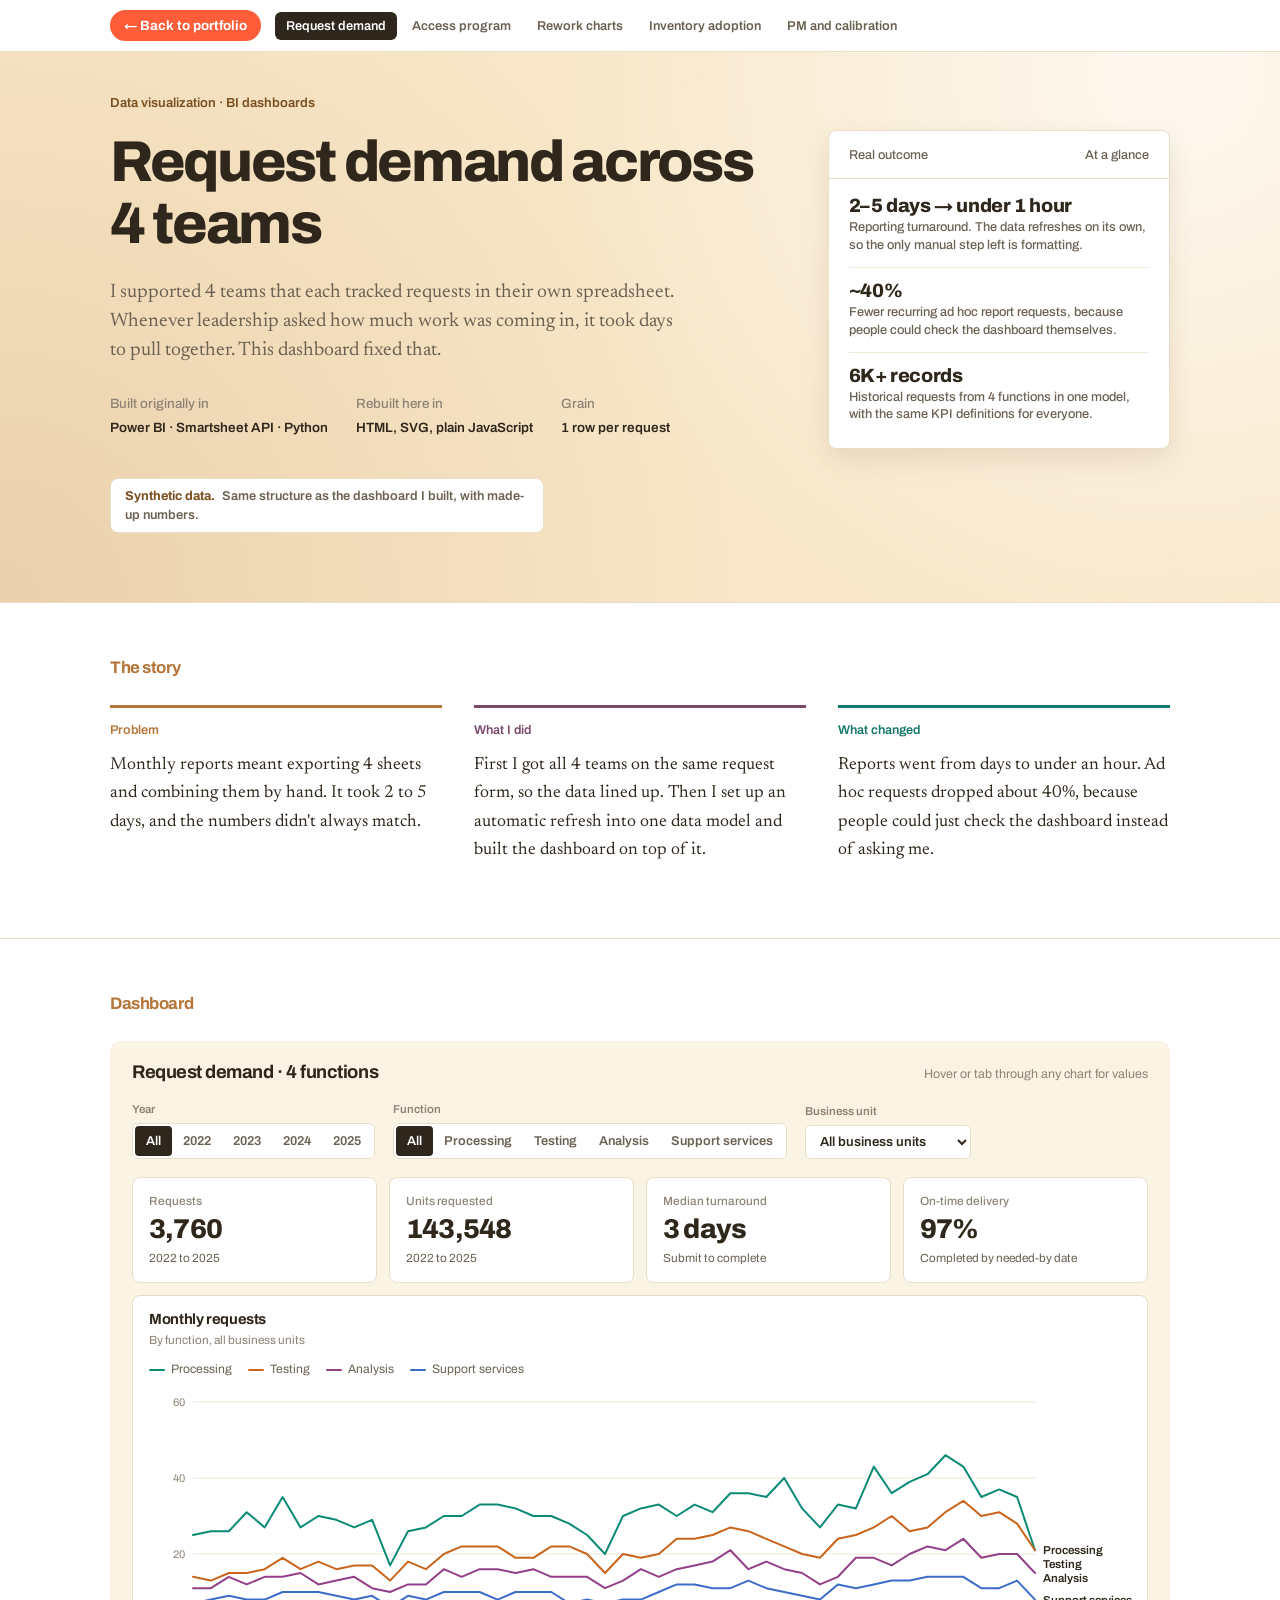
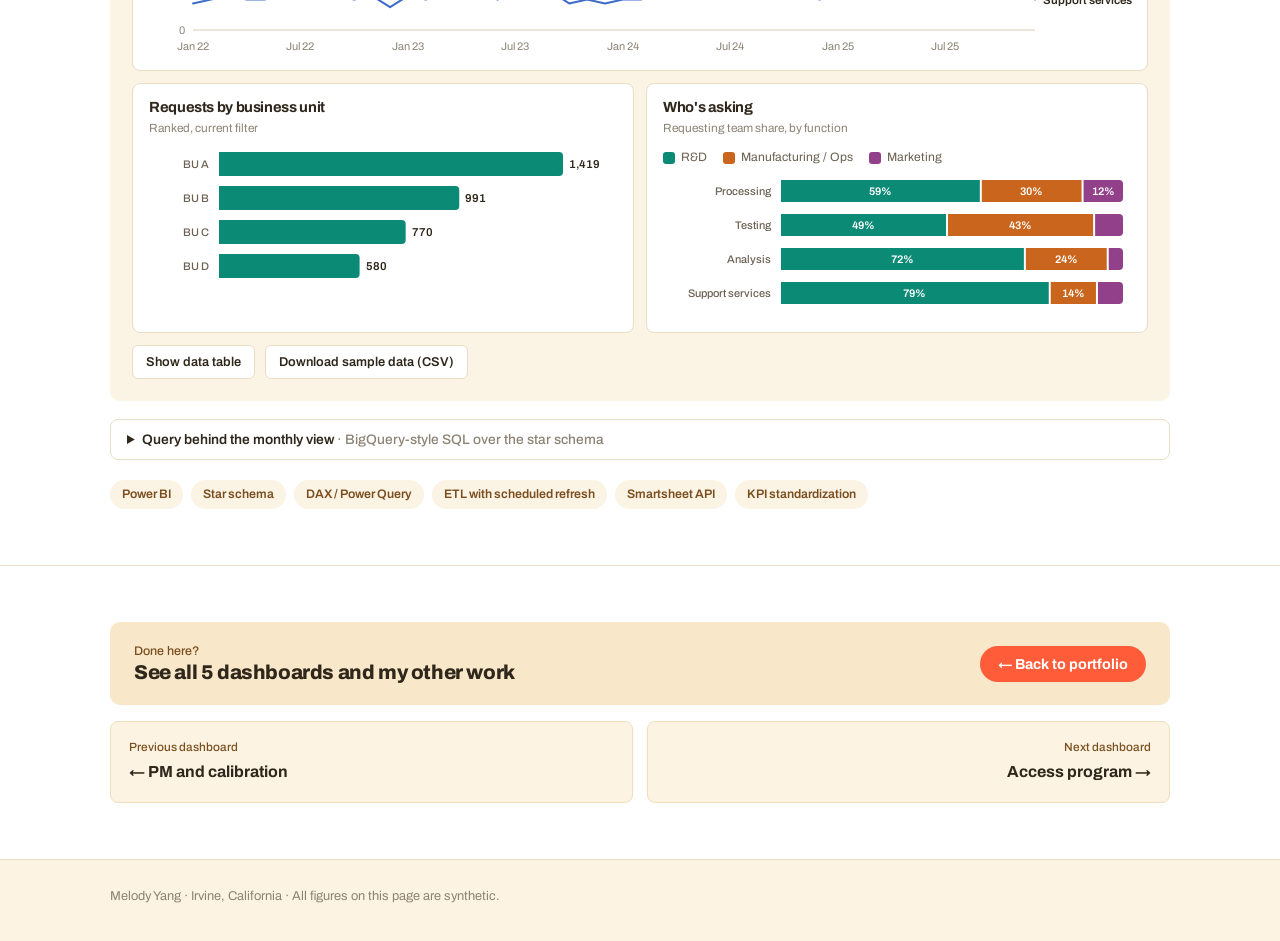
<file: dataviz/request-demand.html>
<!DOCTYPE html>
<html lang="en">
<head>
<meta charset="utf-8">
<meta name="viewport" content="width=device-width, initial-scale=1">
<title>Request Demand Dashboard | Melody Yang</title>
<meta name="description" content="Interactive dashboard of monthly request demand across 4 operations functions, rebuilt with synthetic data.">
<link rel="preconnect" href="https://fonts.googleapis.com">
<link rel="preconnect" href="https://fonts.gstatic.com" crossorigin>
<link href="https://fonts.googleapis.com/css2?family=Archivo:wght@400;500;600;700;800&family=Newsreader:opsz,wght@6..72,300;6..72,400;6..72,500&display=swap" rel="stylesheet">
<link rel="stylesheet" href="viz.css">
</head>
<body>

<div class="top">
  <div class="topbar"><div class="wrap">
    <a class="mark" href="../index.html">Melody Yang</a>
    <nav class="topnav" aria-label="Site">
      <a href="../index.html#work">Work</a>
      <a href="../index.html#dataviz">Data viz</a>
      <a href="../index.html#contact">Contact</a>
    </nav>
  </div></div>
  <header class="page-head"><div class="wrap">
    <p class="crumb"><a href="../index.html#dataviz">Data visualization</a> · BI dashboards</p>
    <h1>Request demand across 4 teams</h1>
    <p class="lede">I supported 4 teams that each tracked requests in their own spreadsheet. Whenever leadership asked how much work was coming in, it took days to pull together. This dashboard fixed that.</p>
    <dl class="meta">
      <div><dt>Built originally in</dt><dd>Power BI · Smartsheet API · Python</dd></div>
      <div><dt>Rebuilt here in</dt><dd>HTML, SVG, plain JavaScript</dd></div>
      <div><dt>Grain</dt><dd>1 row per request</dd></div>
    </dl>
    <p class="notice"><b>Synthetic data.</b> Same structure as the dashboard I built, with made-up numbers.</p>
  </div></header>
</div>

<section><div class="wrap sec">
  <h2>The story</h2>
  <dl class="rows">
    <dt>Problem</dt>
    <dd>Monthly reports meant exporting 4 sheets and combining them by hand. It took 2 to 5 days, and the numbers didn't always match.</dd>
    <dt>What I did</dt>
    <dd>First I got all 4 teams on the same request form, so the data lined up. Then I set up an automatic refresh into one data model and built the dashboard on top of it.</dd>
    <dt>What changed</dt>
    <dd>Reports went from days to under an hour. Ad hoc requests dropped about 40%, because people could just check the dashboard instead of asking me.</dd>
  </dl>
</div></section>

<section><div class="wrap sec">
  <h2>Dashboard</h2>
  <div class="dash" id="dash">
    <div class="dash-title"><h3>Request demand · 4 functions</h3><span>Hover or tab through any chart for values</span></div>
    <div class="filters">
      <div class="filter"><span class="flabel" id="fy">Year</span><div class="seg" id="f-year" role="group" aria-labelledby="fy"></div></div>
      <div class="filter"><span class="flabel" id="ff">Function</span><div class="seg" id="f-func" role="group" aria-labelledby="ff"></div></div>
      <div class="filter"><label for="f-bu">Business unit</label><select class="sel" id="f-bu"></select></div>
    </div>
    <div class="tiles" id="tiles"></div>
    <div class="card">
      <h4>Monthly requests</h4>
      <p class="sub" id="trend-sub">By function</p>
      <div class="legend" id="trend-legend"></div>
      <div class="chart" id="trend" data-label="Line chart of monthly requests by function"></div>
    </div>
    <div class="grid2 even">
      <div class="card">
        <h4>Requests by business unit</h4>
        <p class="sub">Ranked, current filter</p>
        <div class="chart" id="bu" data-label="Bar chart of requests by business unit"></div>
      </div>
      <div class="card">
        <h4>Who's asking</h4>
        <p class="sub">Requesting team share, by function</p>
        <div class="legend" id="team-legend"></div>
        <div class="chart" id="team" data-label="Stacked bar chart of requesting team share by function"></div>
      </div>
    </div>
    <div id="table-tools"></div>
  </div>

  <details class="sql">
    <summary>Query behind the monthly view <span>· BigQuery-style SQL over the star schema</span></summary>
<pre><code>-- One row per month x function: feeds the trend line, tiles, and table view
SELECT
  DATE_TRUNC(r.submitted_date, MONTH)                         AS month,
  f.function_name,
  COUNT(*)                                                    AS requests,
  SUM(r.quantity)                                             AS units,
  APPROX_QUANTILES(                                           -- approximate median
    DATE_DIFF(r.completed_date, r.submitted_date, DAY), 2
  )[OFFSET(1)]                                                AS median_turnaround_days,
  AVG(IF(r.completed_date &lt;= r.needed_by_date, 1, 0))        AS on_time_rate
FROM fact_request AS r
JOIN dim_function      AS f USING (function_id)
JOIN dim_business_unit AS b USING (business_unit_id)
WHERE r.status = 'Complete'
  AND (@business_unit IS NULL OR b.business_unit_name = @business_unit)
GROUP BY month, f.function_name
ORDER BY month, f.function_name;</code></pre>
  </details>
  <div class="chips"><span class="chip">Power BI</span><span class="chip">Star schema</span><span class="chip">DAX / Power Query</span><span class="chip">ETL with scheduled refresh</span><span class="chip">Smartsheet API</span><span class="chip">KPI standardization</span></div>
</div></section>

<section><div class="wrap sec">
  <h2>Real outcome</h2>
  <div class="outcomes">
    <div class="oc"><b>2–5 days → under 1 hour</b><span>Reporting turnaround. The data refreshes on its own, so the only manual step left is formatting.</span></div>
    <div class="oc"><b>~40%</b><span>Fewer recurring ad hoc report requests, because people could check the dashboard themselves.</span></div>
    <div class="oc"><b>6K+ records</b><span>Historical requests from 4 functions in one model, with the same KPI definitions for everyone.</span></div>
  </div>
</div></section>

<section><div class="wrap sec">
  <nav class="pager" aria-label="More dashboards">
    <a href="../index.html#dataviz"><small>Back to</small><strong>All data visualization</strong></a>
    <a class="next" href="access-governance.html"><small>Next dashboard</small><strong>Access program metrics →</strong></a>
  </nav>
</div></section>

<footer><div class="wrap">Melody Yang · Irvine, California · All figures on this page are synthetic.</div></footer>

<script src="viz.js"></script>
<script>
(function () {
  const C = { s1: VZ.css("--s1"), s2: VZ.css("--s2"), s3: VZ.css("--s3"), s4: VZ.css("--s4") };
  const FUNCS = [
    { name: "Processing", base: 26, g: 0.10, smp: 55, tat: 3, team: [0.60, 0.30, 0.10], bu: [0.40, 0.27, 0.19, 0.14], color: C.s1 },
    { name: "Testing",           base: 15, g: 0.20, smp: 24, tat: 4, team: [0.50, 0.42, 0.08], bu: [0.34, 0.30, 0.20, 0.16], color: C.s2 },
    { name: "Analysis",base: 12, g: 0.15, smp: 18, tat: 6, team: [0.70, 0.25, 0.05], bu: [0.36, 0.24, 0.24, 0.16], color: C.s3 },
    { name: "Support services",  base: 8,  g: 0.12, smp: 10, tat: 5, team: [0.80, 0.12, 0.08], bu: [0.42, 0.22, 0.18, 0.18], color: C.s4 }
  ];
  const BUS = ["Business unit A", "Business unit B", "Business unit C", "Business unit D"];
  const TEAMS = ["R&D", "Manufacturing / Ops", "Marketing"];
  const MON = ["Jan","Feb","Mar","Apr","May","Jun","Jul","Aug","Sep","Oct","Nov","Dec"];
  const YEARS = [2022, 2023, 2024, 2025];
  const months = [];
  YEARS.forEach((y) => MON.forEach((m, i) => months.push({ y: y, mi: i, label: m + " " + String(y).slice(2) })));

  // ---- synthetic request-level data, fixed seed ----
  const r = VZ.rng(20240611);
  const pick = (w) => { let u = r(), a = 0; for (let i = 0; i < w.length; i++) { a += w[i]; if (u <= a) return i; } return w.length - 1; };
  const recs = [];
  months.forEach(function (mo, idx) {
    const yrs = idx / 12;
    const season = (mo.mi === 11 ? 0.72 : 1) * (1 + 0.10 * Math.sin((2 * Math.PI * (mo.mi - 2)) / 12));
    FUNCS.forEach(function (f, fi) {
      const n = Math.max(0, Math.round(f.base * Math.pow(1 + f.g, yrs) * season * (1 + 0.09 * VZ.gauss(r))));
      for (let k = 0; k < n; k++) {
        const tat = Math.max(1, Math.round(f.tat * Math.pow(0.93, yrs) * Math.exp(0.42 * VZ.gauss(r))));
        recs.push({ m: idx, f: fi, bu: pick(f.bu), team: pick(f.team),
          samples: Math.max(1, Math.round(f.smp * Math.exp(0.5 * VZ.gauss(r)))),
          tat: tat, onTime: tat <= Math.ceil(f.tat * 1.7) ? 1 : 0 });
      }
    });
  });

  const state = { year: "all", func: "all", bu: "all" };
  VZ.seg(document.getElementById("f-year"), [{ label: "All", value: "all" }].concat(YEARS.map((y) => ({ label: String(y), value: y }))), "all", (v) => { state.year = v; render(); });
  VZ.seg(document.getElementById("f-func"), [{ label: "All", value: "all" }].concat(FUNCS.map((f, i) => ({ label: f.name, value: i }))), "all", (v) => { state.func = v; render(); });
  const sel = document.getElementById("f-bu");
  ["all"].concat(BUS).forEach(function (b, i) { const o = document.createElement("option"); o.value = i === 0 ? "all" : i - 1; o.textContent = i === 0 ? "All business units" : b; sel.appendChild(o); });
  sel.addEventListener("change", () => { state.bu = sel.value === "all" ? "all" : +sel.value; render(); });

  function inYear(m) { return state.year === "all" || months[m].y === state.year; }
  function filtered(ignoreFunc) {
    return recs.filter((d) => inYear(d.m) && (ignoreFunc || state.func === "all" || d.f === state.func) && (state.bu === "all" || d.bu === state.bu));
  }
  function monthIdx() { return months.map((m, i) => i).filter(inYear); }

  function tiles(rows) {
    const el = document.getElementById("tiles"); el.innerHTML = "";
    const prevYear = state.year === "all" ? null : state.year - 1;
    let prev = null;
    if (prevYear && YEARS.indexOf(prevYear) >= 0) prev = recs.filter((d) => months[d.m].y === prevYear && (state.func === "all" || d.f === state.func) && (state.bu === "all" || d.bu === state.bu));
    const req = rows.length, smp = VZ.sum(rows.map((d) => d.samples));
    const med = VZ.median(rows.map((d) => d.tat)), ot = rows.length ? VZ.sum(rows.map((d) => d.onTime)) / rows.length : 0;
    const delta = (a, b) => (b ? (a >= b ? "+" : "−") + VZ.fmt(Math.abs((a / b - 1) * 100)) + "% vs " + prevYear : (state.year === "all" ? "2022 to 2025" : "First year in data"));
    [["Requests", VZ.fmt(req), prev ? delta(req, prev.length) : delta(0, 0)],
     ["Units requested", VZ.fmt(smp), prev ? delta(smp, VZ.sum(prev.map((d) => d.samples))) : delta(0, 0)],
     ["Median turnaround", VZ.fmt(med, med % 1 ? 1 : 0) + " days", "Submit to complete"],
     ["On-time delivery", VZ.pct(ot), "Completed by needed-by date"]].forEach(function (t) {
      const d = VZ.h("div", "tile", el); VZ.h("div", "k", d, t[0]); VZ.h("div", "v", d, t[1]); VZ.h("div", "d", d, t[2]);
    });
  }

  function render() {
    const rows = filtered(false), mi = monthIdx();
    tiles(rows);
    // trend
    const fl = state.func === "all" ? FUNCS.map((f, i) => i) : [state.func];
    const series = fl.map(function (fi) {
      const counts = mi.map(() => 0);
      rows.forEach((d) => { if (d.f === fi) counts[mi.indexOf(d.m)]++; });
      return { name: FUNCS[fi].name, color: FUNCS[fi].color, values: counts };
    });
    document.getElementById("trend-sub").textContent = (state.func === "all" ? "By function" : FUNCS[state.func].name) + (state.bu === "all" ? ", all business units" : ", " + BUS[state.bu]);
    const lg = document.getElementById("trend-legend");
    if (series.length > 1) VZ.legend(lg, series, "line"); else lg.innerHTML = "";
    VZ.line(document.getElementById("trend"), {
      labels: mi.map((i) => months[i].label), series: series, height: 270, area: series.length === 1,
      tickEvery: mi.length > 12 ? 6 : 2,
      extraTip: series.length > 1 ? (i) => [{ label: "Total", value: VZ.fmt(VZ.sum(series.map((s) => s.values[i]))) }] : null
    });
    // BU ranked
    // keeps all 4 units on screen; the selected one stays in color, the rest go gray
    const buRows = recs.filter((d) => inYear(d.m) && (state.func === "all" || d.f === state.func));
    const buData = BUS.map((b, i) => ({ label: b.replace("Business unit ", "BU "), value: buRows.filter((d) => d.bu === i).length,
      color: state.bu === "all" || state.bu === i ? C.s1 : "#D8CFBF" }))
      .sort((a, b) => b.value - a.value);
    VZ.hbar(document.getElementById("bu"), { data: buData, color: C.s1, valueName: "Requests", rowH: 34, labelW: 70 });
    // team mix (ignores the function filter so the rows stay comparable; highlights the chosen one)
    const tr = filtered(true);
    const tseries = TEAMS.map((t, i) => ({ name: t, color: [C.s1, C.s2, C.s3][i] }));
    VZ.legend(document.getElementById("team-legend"), tseries, "rect");
    VZ.stackH(document.getElementById("team"), {
      percent: true, series: tseries, rowH: 34, labelW: 118,
      rows: FUNCS.map((f, fi) => ({ label: f.name, values: TEAMS.map((t, ti) => tr.filter((d) => d.f === fi && d.team === ti).length) }))
        .filter((row, fi) => state.func === "all" || fi === state.func)
    });
    refreshTable();
  }

  function tableData() {
    const rows = filtered(false), out = [];
    monthIdx().forEach(function (m) {
      FUNCS.forEach(function (f, fi) {
        const g = rows.filter((d) => d.m === m && d.f === fi);
        if (!g.length) return;
        out.push({ month: months[m].y + "-" + String(months[m].mi + 1).padStart(2, "0"), func: f.name, req: g.length,
          smp: VZ.sum(g.map((d) => d.samples)), tat: VZ.median(g.map((d) => d.tat)), ot: (VZ.sum(g.map((d) => d.onTime)) / g.length).toFixed(3) });
      });
    });
    return { cols: [{ key: "month", label: "Month" }, { key: "func", label: "Function" }, { key: "req", label: "Requests", num: 1 },
      { key: "smp", label: "Units", num: 1 }, { key: "tat", label: "Median turnaround (days)", num: 1 }, { key: "ot", label: "On-time rate", num: 1 }], rows: out };
  }
  const refreshTable = VZ.tableTools(document.getElementById("table-tools"), tableData, "request-demand-synthetic.csv");
  VZ.mount(render);
})();
</script>
</body>
</html>
</file>
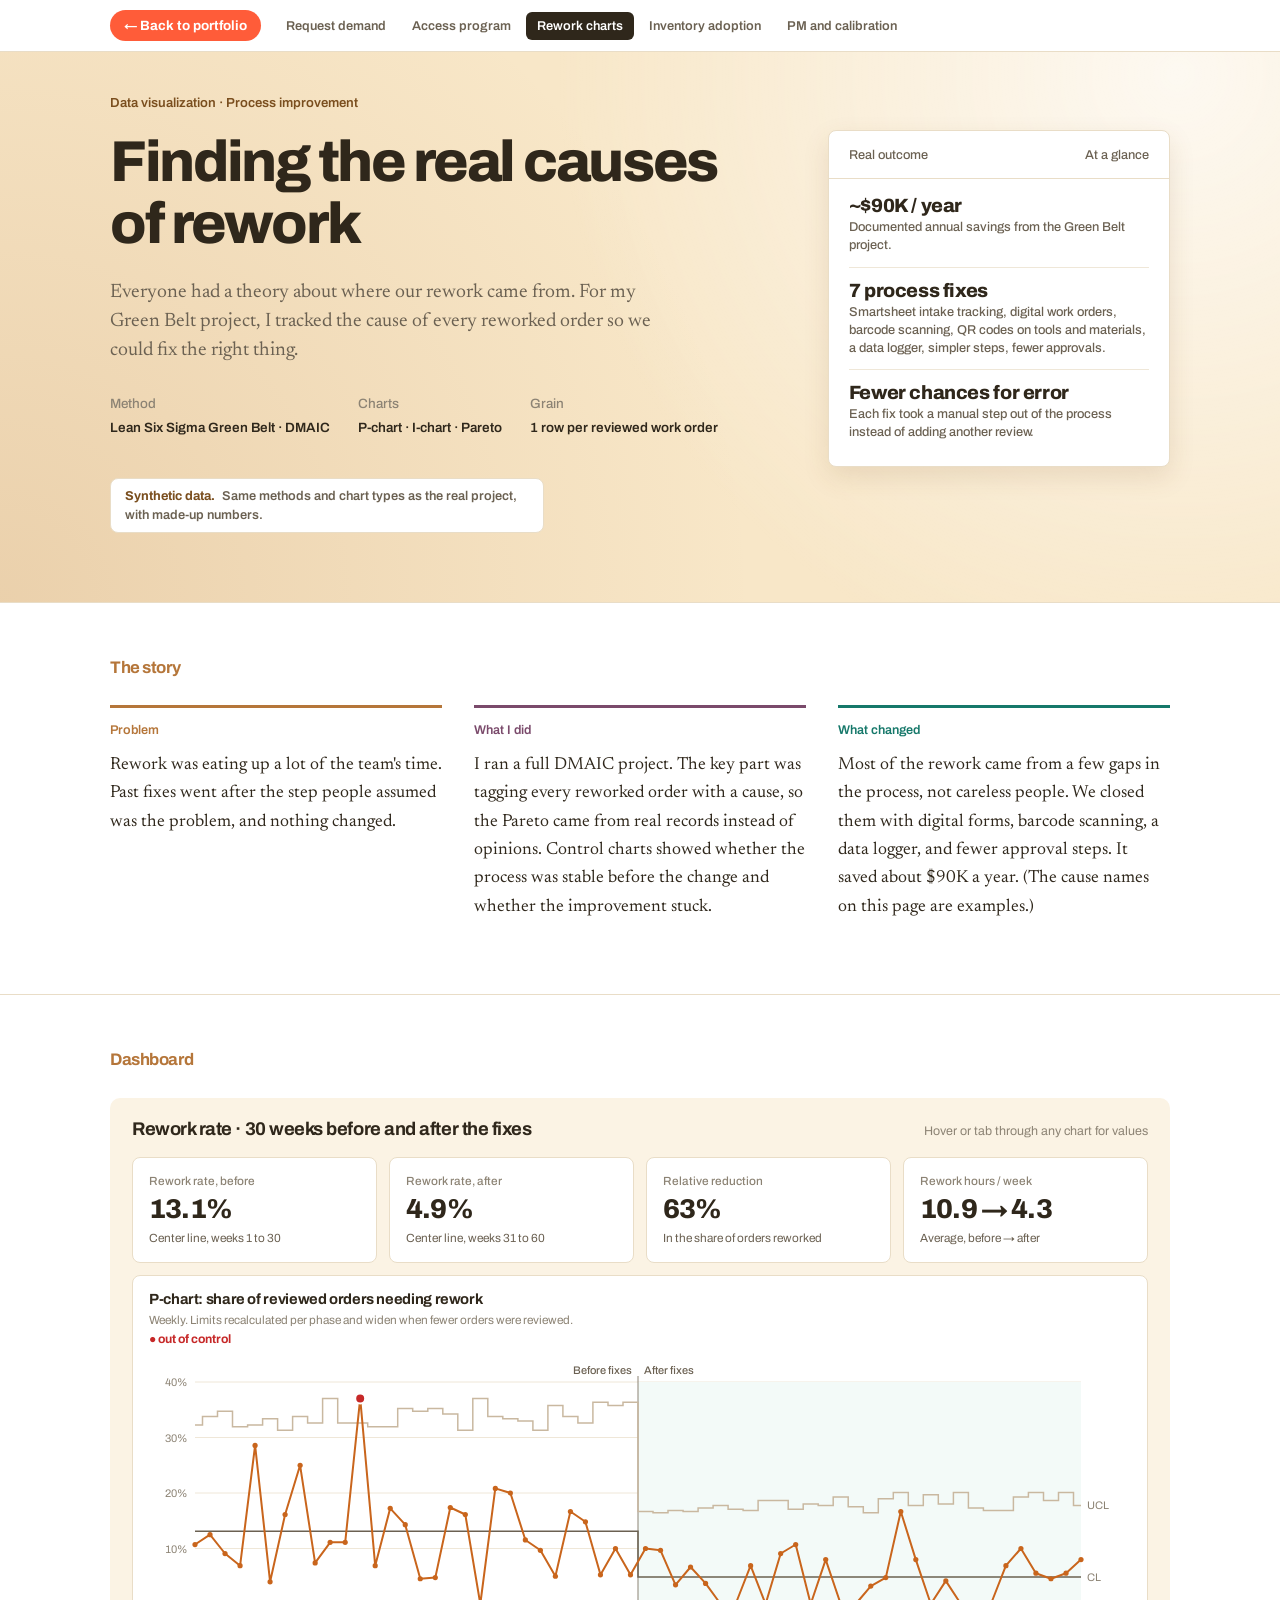
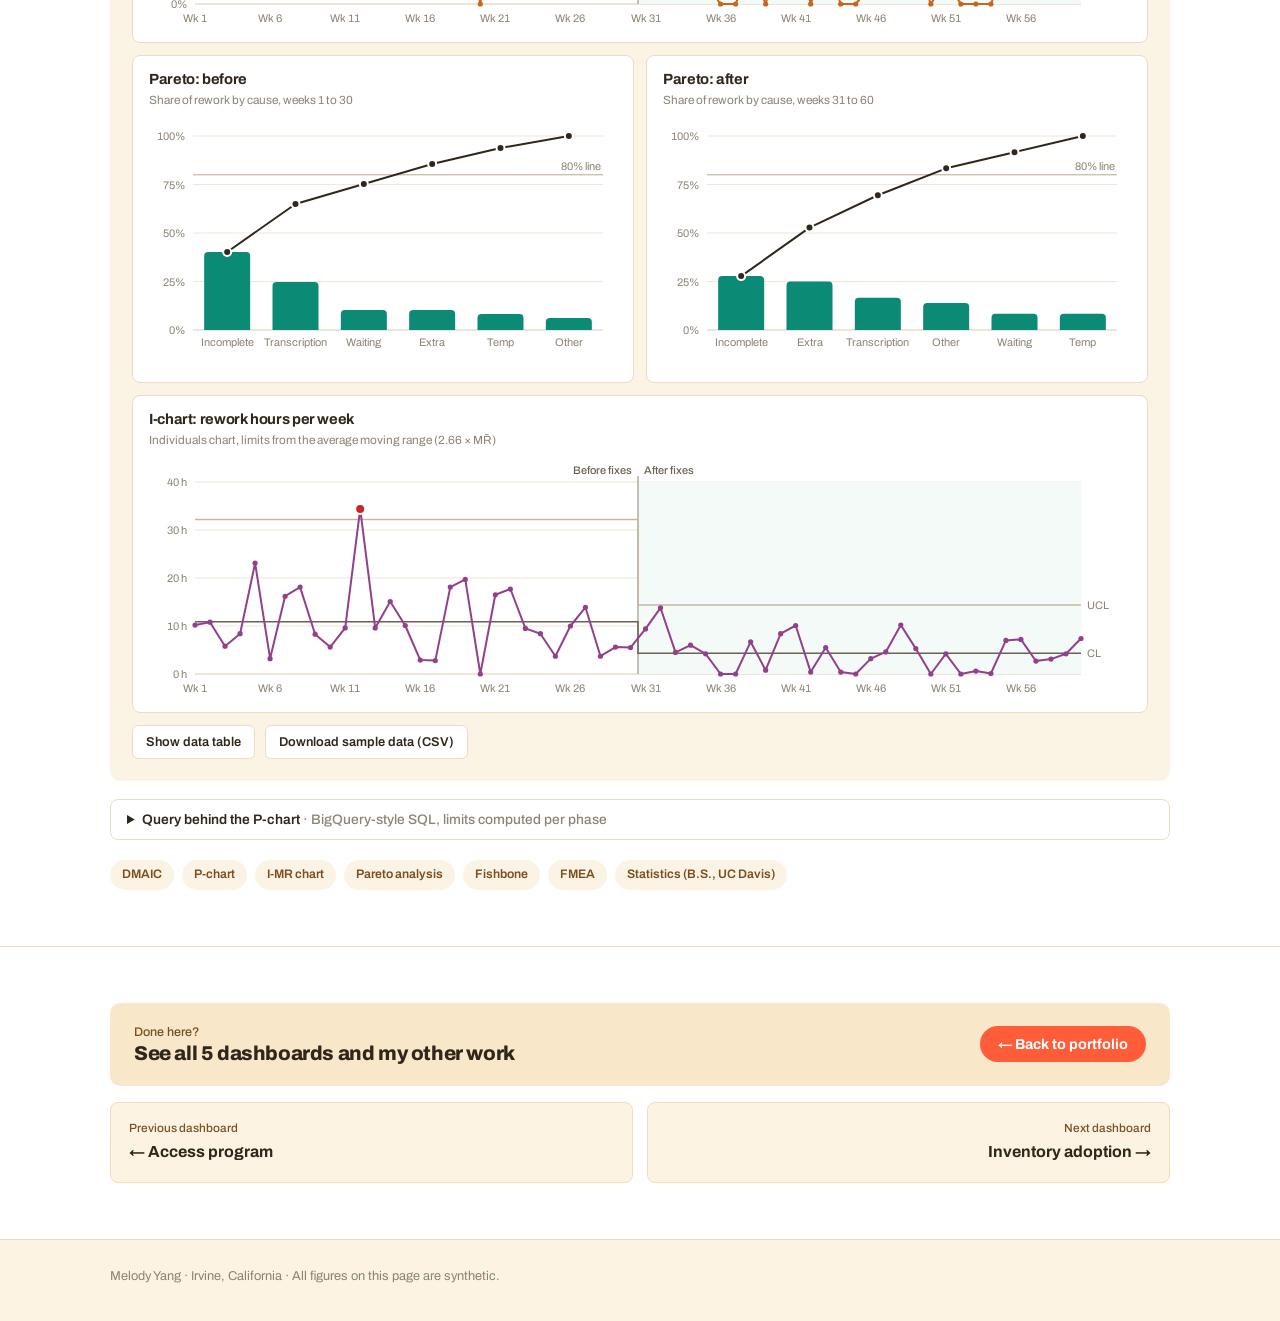
<file: dataviz/rework-spc.html>
<!DOCTYPE html>
<html lang="en">
<head>
<meta charset="utf-8">
<meta name="viewport" content="width=device-width, initial-scale=1">
<title>Rework Control Charts | Melody Yang</title>
<meta name="description" content="P-chart, I-chart, and before/after Pareto from a Lean Six Sigma Green Belt rework project, rebuilt with synthetic data.">
<link rel="preconnect" href="https://fonts.googleapis.com">
<link rel="preconnect" href="https://fonts.gstatic.com" crossorigin>
<link href="https://fonts.googleapis.com/css2?family=Archivo:wght@400;500;600;700;800&family=Newsreader:opsz,wght@6..72,300;6..72,400;6..72,500&display=swap" rel="stylesheet">
<link rel="stylesheet" href="viz.css">
</head>
<body>

<div class="top">
  <div class="topbar"><div class="wrap">
    <a class="mark" href="../index.html">Melody Yang</a>
    <nav class="topnav" aria-label="Site">
      <a href="../index.html#work">Work</a>
      <a href="../index.html#dataviz">Data viz</a>
      <a href="../index.html#contact">Contact</a>
    </nav>
  </div></div>
  <header class="page-head"><div class="wrap">
    <p class="crumb"><a href="../index.html#dataviz">Data visualization</a> · Process improvement</p>
    <h1>Finding the real causes of rework</h1>
    <p class="lede">Everyone had a theory about where our rework came from. For my Green Belt project, I tracked the cause of every reworked order so we could fix the right thing.</p>
    <dl class="meta">
      <div><dt>Method</dt><dd>Lean Six Sigma Green Belt · DMAIC</dd></div>
      <div><dt>Charts</dt><dd>P-chart · I-chart · Pareto</dd></div>
      <div><dt>Grain</dt><dd>1 row per reviewed work order</dd></div>
    </dl>
    <p class="notice"><b>Synthetic data.</b> Same methods and chart types as the real project, with made-up numbers.</p>
  </div></header>
</div>

<section><div class="wrap sec">
  <h2>The story</h2>
  <dl class="rows">
    <dt>Problem</dt>
    <dd>Rework was eating up a lot of the team's time. Past fixes went after the step people assumed was the problem, and nothing changed.</dd>
    <dt>What I did</dt>
    <dd>I ran a full DMAIC project. The key part was tagging every reworked order with a cause, so the Pareto came from real records instead of opinions. Control charts showed whether the process was stable before the change and whether the improvement stuck.</dd>
    <dt>What changed</dt>
    <dd>Most of the rework came from a few gaps in the process, not careless people. We closed them with digital forms, barcode scanning, a data logger, and fewer approval steps. It saved about $90K a year. (The cause names on this page are examples.)</dd>
  </dl>
</div></section>

<section><div class="wrap sec">
  <h2>Dashboard</h2>
  <div class="dash">
    <div class="dash-title"><h3>Rework rate · 30 weeks before and after the fixes</h3><span>Hover or tab through any chart for values</span></div>
    <div class="tiles" id="tiles"></div>
    <div class="card">
      <h4>P-chart: share of reviewed orders needing rework</h4>
      <p class="sub">Weekly. Limits recalculated per phase and widen when fewer orders were reviewed. <span class="st crit">● out of control</span></p>
      <div class="chart" id="pchart" data-label="P-chart of weekly rework proportion before and after the process changes"></div>
    </div>
    <div class="grid2 even">
      <div class="card">
        <h4>Pareto: before</h4>
        <p class="sub">Share of rework by cause, weeks 1 to 30</p>
        <div class="chart" id="pareto-before" data-label="Pareto chart of rework causes before the fixes"></div>
      </div>
      <div class="card">
        <h4>Pareto: after</h4>
        <p class="sub">Share of rework by cause, weeks 31 to 60</p>
        <div class="chart" id="pareto-after" data-label="Pareto chart of rework causes after the fixes"></div>
      </div>
    </div>
    <div class="card">
      <h4>I-chart: rework hours per week</h4>
      <p class="sub">Individuals chart, limits from the average moving range (2.66 × MR̄)</p>
      <div class="chart" id="ichart" data-label="Individuals chart of weekly rework hours"></div>
    </div>
    <div id="table-tools"></div>
  </div>

  <details class="sql">
    <summary>Query behind the P-chart <span>· BigQuery-style SQL, limits computed per phase</span></summary>
<pre><code>WITH weekly AS (
  SELECT
    DATE_TRUNC(review_date, WEEK(MONDAY))                  AS week,
    IF(DATE_TRUNC(review_date, WEEK(MONDAY)) &gt;= @change_week,
       'after', 'before')                                  AS phase,  -- by week, so no week splits
    COUNT(*)                                               AS orders_reviewed,
    COUNTIF(needs_rework)                                  AS rework_orders
  FROM work_order_review
  GROUP BY week, phase
),
phase_rate AS (
  SELECT phase, SUM(rework_orders) / SUM(orders_reviewed) AS p_bar
  FROM weekly
  GROUP BY phase
)
SELECT
  w.week, w.phase, w.orders_reviewed,
  SAFE_DIVIDE(w.rework_orders, w.orders_reviewed)         AS p,
  pr.p_bar                                                AS center_line,
  pr.p_bar + 3 * SQRT(pr.p_bar * (1 - pr.p_bar) / w.orders_reviewed)            AS ucl,
  GREATEST(0, pr.p_bar - 3 * SQRT(pr.p_bar * (1 - pr.p_bar) / w.orders_reviewed)) AS lcl
FROM weekly AS w
JOIN phase_rate AS pr USING (phase)
ORDER BY w.week;</code></pre>
  </details>
  <div class="chips"><span class="chip">DMAIC</span><span class="chip">P-chart</span><span class="chip">I-MR chart</span><span class="chip">Pareto analysis</span><span class="chip">Fishbone</span><span class="chip">FMEA</span><span class="chip">Statistics (B.S., UC Davis)</span></div>
</div></section>

<section><div class="wrap sec">
  <h2>Real outcome</h2>
  <div class="outcomes">
    <div class="oc"><b>~$90K / year</b><span>Documented annual savings from the Green Belt project.</span></div>
    <div class="oc"><b>7 process fixes</b><span>Smartsheet intake tracking, digital work orders, barcode scanning, QR codes on tools and materials, a data logger, simpler steps, fewer approvals.</span></div>
    <div class="oc"><b>Fewer chances for error</b><span>Each fix took a manual step out of the process instead of adding another review.</span></div>
  </div>
</div></section>

<section><div class="wrap sec">
  <nav class="pager" aria-label="More dashboards">
    <a href="access-governance.html"><small>Previous dashboard</small><strong>← Access program metrics</strong></a>
    <a class="next" href="inventory-adoption.html"><small>Next dashboard</small><strong>Inventory system adoption →</strong></a>
  </nav>
</div></section>

<footer><div class="wrap">Melody Yang · Irvine, California · All figures on this page are synthetic.</div></footer>

<script src="viz.js"></script>
<script>
(function () {
  const C = { s1: VZ.css("--s1"), s2: VZ.css("--s2"), s3: VZ.css("--s3"), s4: VZ.css("--s4") };
  const CAUSES = [
    { name: "Incomplete request", fix: "Structured intake form" },
    { name: "Transcription error", fix: "Barcode and QR scanning, digital work orders" },
    { name: "Waiting on approval", fix: "Removed unneeded approvals" },
    { name: "Extra handoff step", fix: "Simplified process steps" },
    { name: "Temp log gap", fix: "Data logger" },
    { name: "Other", fix: "Monitored" }
  ];
  const WB = [0.38, 0.27, 0.14, 0.09, 0.07, 0.05], WA = [0.27, 0.21, 0.07, 0.19, 0.12, 0.14];
  const N = 60, PHASE = 30, r = VZ.rng(86021);
  const weeks = [];
  for (let i = 0; i < N; i++) {
    const after = i >= PHASE, n = 18 + Math.floor(r() * 14);
    let p = after ? 0.045 : 0.12;
    if (i === 11) p = 0.36;                 // one special-cause week in the baseline
    let k = 0; const causes = [0, 0, 0, 0, 0, 0];
    for (let j = 0; j < n; j++) if (r() < p) {
      k++; const w = after ? WA : WB; let u = r(), a = 0, c = 0;
      for (; c < w.length; c++) { a += w[c]; if (u <= a) break; }
      causes[Math.min(c, 5)]++;
    }
    const hrs = Math.max(0, k * (3.4 + 0.5 * VZ.gauss(r)) + (after ? 0.6 : 1.2) * VZ.gauss(r));
    weeks.push({ i: i, label: "Wk " + (i + 1), phase: after ? "after" : "before", n: n, k: k, p: k / n, causes: causes, hrs: Math.round(hrs * 10) / 10 });
  }
  // P-chart limits per phase
  ["before", "after"].forEach(function (ph) {
    const g = weeks.filter((w) => w.phase === ph), pb = VZ.sum(g.map((w) => w.k)) / VZ.sum(g.map((w) => w.n));
    g.forEach(function (w) { const sd = Math.sqrt((pb * (1 - pb)) / w.n); w.cl = pb; w.ucl = pb + 3 * sd; w.lcl = Math.max(0, pb - 3 * sd); });
    // I-chart limits from moving range within the phase
    const mr = []; for (let j = 1; j < g.length; j++) mr.push(Math.abs(g[j].hrs - g[j - 1].hrs));
    const mrb = VZ.sum(mr) / mr.length, xb = VZ.sum(g.map((w) => w.hrs)) / g.length;
    g.forEach(function (w, j) { w.mr = j ? Math.abs(w.hrs - g[j - 1].hrs) : null; w.icl = xb; w.iucl = xb + 2.66 * mrb; w.ilcl = Math.max(0, xb - 2.66 * mrb); });
  });

  function phaseStats(ph) {
    const g = weeks.filter((w) => w.phase === ph);
    return { p: g[0].cl, hrs: VZ.sum(g.map((w) => w.hrs)) / g.length, signals: g.filter((w) => w.p > w.ucl).length,
      causes: CAUSES.map((c, ci) => VZ.sum(g.map((w) => w.causes[ci]))) };
  }
  const B = phaseStats("before"), A = phaseStats("after");

  function tiles() {
    const el = document.getElementById("tiles"); el.innerHTML = "";
    [["Rework rate, before", VZ.pct(B.p, 1), "Center line, weeks 1 to 30"],
     ["Rework rate, after", VZ.pct(A.p, 1), "Center line, weeks 31 to 60"],
     ["Relative reduction", VZ.pct(1 - A.p / B.p), "In the share of orders reworked"],
     ["Rework hours / week", VZ.fmt(B.hrs, 1) + " → " + VZ.fmt(A.hrs, 1), "Average, before → after"]].forEach(function (t) {
      const d = VZ.h("div", "tile", el); VZ.h("div", "k", d, t[0]); VZ.h("div", "v", d, t[1]); VZ.h("div", "d", d, t[2]);
    });
  }

  function pareto(id, st) {
    const tot = VZ.sum(st.causes);
    const order = CAUSES.map((c, i) => i).sort((a, b) => st.causes[b] - st.causes[a]);
    VZ.vbar(document.getElementById(id), {
      labels: order.map((i) => CAUSES[i].name), values: order.map((i) => st.causes[i] / tot), percent: true,
      color: C.s1, cumulative: true, threshold: 0.8, height: 250, valueName: "Share of rework",
      extraTip: (j) => [{ label: "Orders", value: VZ.fmt(st.causes[order[j]]) }, { label: "Fix", value: CAUSES[order[j]].fix }]
    });
  }

  function render() {
    tiles();
    VZ.control(document.getElementById("pchart"), {
      labels: weeks.map((w) => w.label), values: weeks.map((w) => w.p), cl: weeks.map((w) => w.cl), ucl: weeks.map((w) => w.ucl), lcl: weeks.map((w) => w.lcl),
      phaseAt: PHASE, phaseLabels: ["Before fixes", "After fixes"], color: C.s2, yFmt: (v) => VZ.pct(v), valueName: "Rework share", height: 270,
      extraTip: (i) => [{ label: "Orders reviewed", value: VZ.fmt(weeks[i].n) }, { label: "Reworked", value: VZ.fmt(weeks[i].k) }]
    });
    pareto("pareto-before", B); pareto("pareto-after", A);
    VZ.control(document.getElementById("ichart"), {
      labels: weeks.map((w) => w.label), values: weeks.map((w) => w.hrs), cl: weeks.map((w) => w.icl), ucl: weeks.map((w) => w.iucl), lcl: weeks.map((w) => w.ilcl),
      phaseAt: PHASE, phaseLabels: ["Before fixes", "After fixes"], color: C.s3, yFmt: (v) => VZ.fmt(v, 0) + " h", valueName: "Rework hours", height: 240,
      extraTip: (i) => [{ label: "Moving range", value: weeks[i].mr == null ? "–" : VZ.fmt(weeks[i].mr, 1) + " h" }]
    });
  }
  VZ.tableTools(document.getElementById("table-tools"), function () {
    return { cols: [{ key: "label", label: "Week" }, { key: "phase", label: "Phase" }, { key: "n", label: "Orders reviewed", num: 1 }, { key: "k", label: "Reworked", num: 1 },
      { key: "p", label: "p", num: 1, fmt: (v) => v.toFixed(3) }, { key: "cl", label: "CL", num: 1, fmt: (v) => v.toFixed(3) },
      { key: "ucl", label: "UCL", num: 1, fmt: (v) => v.toFixed(3) }, { key: "lcl", label: "LCL", num: 1, fmt: (v) => v.toFixed(3) },
      { key: "hrs", label: "Rework hours", num: 1 }], rows: weeks };
  }, "rework-spc-synthetic.csv");
  VZ.mount(render);
})();
</script>
</body>
</html>
</file>
<file: dataviz/viz.css>
/* Shared styles for the data visualization pages. Same tokens as index.html. */
:root{
  --primary:#B5763A;
  --primary-deep:#7A4E1E;
  --sand:#F8E7C8;
  --sand-soft:#FCF3E2;
  --plum:#7A4A6B;
  --teal:#16786A;
  --coral:#FF5C39;
  --coral-deep:#D8401E;
  --ink:#2F271B;
  --ink-2:#6B6152;
  --ink-3:#8C8374;
  --paper:#FFFFFF;
  --tint:#FBF3E4;
  --rule:#E9DDC7;
  --grid:#EFE7D8;
  --measure:64ch;

  /* chart palette: validated (light, on #FFFFFF) with dataviz validate_palette.js */
  --s1:#0B8A76;  /* teal   */
  --s2:#C9651C;  /* orange */
  --s3:#93408A;  /* plum   */
  --s4:#3D6CC9;  /* blue   */
  /* status, reserved: never used for a series */
  --good:#1E7B34;
  --critical:#C62828;
}

*{box-sizing:border-box;}
html{scroll-behavior:smooth;}
@media (prefers-reduced-motion:reduce){html{scroll-behavior:auto;}*{transition:none !important;}}

body{
  margin:0;background:var(--paper);color:var(--ink);
  font-family:"Newsreader",Georgia,serif;font-size:17.5px;line-height:1.62;
  -webkit-font-smoothing:antialiased;
}
h1,h2,h3,h4,.ui{
  font-family:"Archivo","Helvetica Neue",Arial,sans-serif;font-weight:700;
  letter-spacing:-0.025em;line-height:1.08;margin:0;
}
a{color:inherit;}
:focus-visible{outline:3px solid var(--primary);outline-offset:3px;}
.wrap{max-width:1120px;margin:0 auto;padding:0 30px;}
@media (max-width:600px){.wrap{padding:0 16px;}}
p{max-width:var(--measure);}

/* ---------- top band ---------- */
.top{
  background:var(--sand);
  background-image:radial-gradient(circle at 92% 4%, rgba(255,255,255,.75), transparent 48%),
                   radial-gradient(circle at 0% 100%, rgba(181,118,58,.20), transparent 54%);
}
.topbar .wrap{display:flex;align-items:baseline;justify-content:space-between;gap:24px;padding-top:20px;padding-bottom:20px;}
.mark{font-family:"Archivo",sans-serif;font-weight:800;font-size:1rem;text-decoration:none;}
.topnav{display:flex;gap:24px;font-family:"Archivo",sans-serif;font-size:.85rem;font-weight:500;}
.topnav a{text-decoration:none;color:var(--ink-2);}
.topnav a:hover{color:var(--primary);}

.page-head .wrap{padding-top:40px;padding-bottom:56px;}
.crumb{font-family:"Archivo",sans-serif;font-size:.82rem;font-weight:600;color:var(--primary-deep);margin:0 0 18px;}
.crumb a{text-decoration:none;}
.crumb a:hover{color:var(--primary);}
.page-head h1{font-size:clamp(2.1rem,5.4vw,3.6rem);font-weight:800;letter-spacing:-0.04em;max-width:20ch;}
.page-head .lede{font-size:1.22rem;line-height:1.5;color:var(--ink-2);margin:22px 0 0;max-width:52ch;}
.meta{display:flex;flex-wrap:wrap;gap:10px 28px;margin-top:28px;font-family:"Archivo",sans-serif;font-size:.84rem;}
.meta div{display:flex;flex-direction:column;gap:2px;}
.meta dt{color:var(--ink-3);font-weight:500;}
.meta dd{margin:0;font-weight:600;}
.notice{
  display:inline-block;margin-top:26px;max-width:62ch;line-height:1.45;
  background:#fff;border:1px solid var(--rule);border-radius:8px;padding:8px 14px;
  font-family:"Archivo",sans-serif;font-size:.8rem;font-weight:600;color:var(--ink-2);
}
.notice b{color:var(--primary-deep);margin-right:4px;}

/* ---------- story rows ---------- */
section{border-top:1px solid var(--rule);}
.sec{padding-top:56px;padding-bottom:56px;}
h2{font-size:1.05rem;font-weight:700;color:var(--primary);margin-bottom:28px;}
.rows{display:grid;grid-template-columns:130px minmax(0,1fr);gap:4px 30px;}
.rows dt{font-family:"Archivo",sans-serif;font-size:.79rem;font-weight:600;color:var(--primary);padding-top:5px;}
.rows dd{margin:0 0 18px;max-width:64ch;}
.rows dd:last-of-type{margin-bottom:0;}
@media (max-width:700px){.rows{grid-template-columns:1fr;gap:0;}.rows dt{padding-top:0;margin-bottom:3px;}.rows dd{margin-bottom:20px;}}

/* ---------- dashboard shell ---------- */
.dash{background:var(--tint);border-radius:10px;padding:22px;margin-top:8px;}
@media (max-width:600px){.dash{padding:14px 10px;}}
.dash-title{display:flex;flex-wrap:wrap;justify-content:space-between;align-items:baseline;gap:8px 20px;margin-bottom:16px;}
.dash-title h3{font-size:1.15rem;}
.dash-title span{font-family:"Archivo",sans-serif;font-size:.78rem;color:var(--ink-3);}

.filters{display:flex;flex-wrap:wrap;gap:10px 18px;align-items:flex-end;margin-bottom:18px;}
.filter{display:flex;flex-direction:column;gap:4px;font-family:"Archivo",sans-serif;}
.filter label,.filter .flabel{font-size:.72rem;font-weight:600;color:var(--ink-3);}
.seg{display:inline-flex;background:#fff;border:1px solid var(--rule);border-radius:6px;padding:2px;flex-wrap:wrap;}
.seg button{
  font:600 .8rem "Archivo",sans-serif;color:var(--ink-2);background:transparent;border:0;
  padding:6px 11px;border-radius:4px;cursor:pointer;min-height:30px;
}
.seg button:hover{background:var(--tint);}
.seg button[aria-pressed="true"]{background:var(--ink);color:#fff;}
select.sel{
  font:600 .82rem "Archivo",sans-serif;color:var(--ink);background:#fff;border:1px solid var(--rule);
  border-radius:6px;padding:6px 28px 6px 10px;min-height:34px;cursor:pointer;
}

.tiles{display:grid;grid-template-columns:repeat(4,minmax(0,1fr));gap:12px;margin-bottom:12px;}
@media (max-width:820px){.tiles{grid-template-columns:repeat(2,minmax(0,1fr));}}
.tile{background:#fff;border:1px solid var(--rule);border-radius:8px;padding:14px 16px;}
.tile .k{font-family:"Archivo",sans-serif;font-size:.74rem;font-weight:500;color:var(--ink-3);}
.tile .v{font-family:"Archivo",sans-serif;font-size:1.7rem;font-weight:800;letter-spacing:-0.03em;margin-top:4px;line-height:1.1;}
.tile .d{font-family:"Archivo",sans-serif;font-size:.74rem;color:var(--ink-2);margin-top:4px;}

.grid2{display:grid;grid-template-columns:minmax(0,1.55fr) minmax(0,1fr);gap:12px;}
.grid2.even{grid-template-columns:repeat(2,minmax(0,1fr));}
@media (max-width:860px){.grid2,.grid2.even{grid-template-columns:1fr;}}
.card{background:#fff;border:1px solid var(--rule);border-radius:8px;padding:16px 16px 12px;min-width:0;margin-bottom:12px;}
.grid2 .card{margin-bottom:0;}
.grid2{margin-bottom:12px;}
.card h4{font-size:.92rem;font-weight:700;}
.card .sub{font-family:"Archivo",sans-serif;font-size:.74rem;color:var(--ink-3);margin:3px 0 10px;}
.chart{width:100%;position:relative;}
.chart svg{display:block;width:100%;height:auto;overflow:visible;}

.legend{display:flex;flex-wrap:wrap;gap:6px 16px;font-family:"Archivo",sans-serif;font-size:.76rem;color:var(--ink-2);margin:0 0 8px;}
.legend span{display:inline-flex;align-items:center;gap:6px;}
.legend i{display:inline-block;width:12px;height:12px;border-radius:3px;}
.legend i.ln{height:2px;width:16px;border-radius:2px;}

/* svg text */
.ax{font-family:"Archivo",sans-serif;font-size:11px;fill:var(--ink-3);font-variant-numeric:tabular-nums;}
.lb{font-family:"Archivo",sans-serif;font-size:11.5px;font-weight:600;fill:var(--ink);}
.lb2{font-family:"Archivo",sans-serif;font-size:11px;font-weight:500;fill:var(--ink-2);}
.gridline{stroke:var(--grid);stroke-width:1;}
.baseline{stroke:#D9CCB4;stroke-width:1;}
.hit{fill:transparent;cursor:crosshair;}
.mark-hover{transition:opacity .12s ease;}
.dim .mark-hover{opacity:.35;}
.dim .mark-hover.on{opacity:1;}

/* tooltip */
.vz-tip{
  position:fixed;z-index:50;pointer-events:none;opacity:0;transition:opacity .08s ease;
  background:#fff;border:1px solid var(--rule);border-radius:8px;box-shadow:0 8px 22px rgba(47,39,27,.16);
  padding:9px 12px;font-family:"Archivo",sans-serif;font-size:.78rem;color:var(--ink-2);min-width:130px;max-width:260px;
}
.vz-tip.on{opacity:1;}
.vz-tip .t{font-weight:600;color:var(--ink-3);margin-bottom:5px;font-size:.74rem;}
.vz-tip .r{display:flex;align-items:center;gap:8px;line-height:1.5;}
.vz-tip .r i{display:inline-block;width:12px;height:2px;border-radius:2px;flex:none;}
.vz-tip .r b{color:var(--ink);font-weight:700;font-variant-numeric:tabular-nums;margin-left:auto;padding-left:12px;}

/* table view */
.tools{display:flex;flex-wrap:wrap;gap:10px;margin-top:6px;}
.tbtn{
  font:600 .8rem "Archivo",sans-serif;color:var(--ink);background:#fff;border:1px solid var(--rule);
  border-radius:6px;padding:7px 13px;cursor:pointer;text-decoration:none;min-height:34px;
}
.tbtn:hover{border-color:var(--primary);color:var(--primary-deep);}
.tablewrap{max-height:360px;overflow:auto;margin-top:12px;background:#fff;border:1px solid var(--rule);border-radius:8px;}
.tablewrap[hidden]{display:none;}
table.vt{border-collapse:collapse;width:100%;font-family:"Archivo",sans-serif;font-size:.8rem;}
table.vt th,table.vt td{padding:7px 12px;border-bottom:1px solid var(--grid);text-align:left;white-space:nowrap;}
table.vt th{position:sticky;top:0;background:var(--sand-soft);font-weight:600;color:var(--ink-2);}
table.vt td.n{text-align:right;font-variant-numeric:tabular-nums;}

/* SQL + method blocks */
details.sql{margin-top:18px;background:#fff;border:1px solid var(--rule);border-radius:8px;}
details.sql summary{cursor:pointer;padding:12px 16px;font:600 .86rem "Archivo",sans-serif;color:var(--ink);}
details.sql summary span{color:var(--ink-3);font-weight:500;}
details.sql pre{margin:0;padding:4px 16px 16px;overflow:auto;font-size:.78rem;line-height:1.55;color:#3A3226;}
.chips{display:flex;flex-wrap:wrap;gap:8px;margin-top:20px;}
.chip{font-family:"Archivo",sans-serif;font-size:.77rem;font-weight:600;color:var(--primary-deep);background:var(--tint);border-radius:100px;padding:5px 12px;}

.outcomes{display:grid;grid-template-columns:repeat(auto-fit,minmax(210px,1fr));gap:14px;}
.oc{border-top:3px solid var(--primary);padding-top:12px;}
.oc:nth-child(2){border-color:var(--plum);}
.oc:nth-child(3){border-color:var(--teal);}
.oc b{display:block;font-family:"Archivo",sans-serif;font-size:1.5rem;font-weight:800;letter-spacing:-0.03em;}
.oc span{font-size:.98rem;color:var(--ink-2);line-height:1.45;display:block;margin-top:4px;}

/* footer pager */
.pager{display:flex;flex-wrap:wrap;justify-content:space-between;gap:14px;}
.pager a{
  flex:1 1 260px;text-decoration:none;border:1px solid var(--rule);border-radius:8px;padding:16px 18px;
  font-family:"Archivo",sans-serif;transition:border-color .15s ease;
}
.pager a:hover{border-color:var(--primary);}
.pager small{display:block;font-size:.74rem;color:var(--ink-3);font-weight:500;}
.pager strong{font-size:1rem;}
.pager a.next{text-align:right;}
footer{background:var(--sand-soft);color:var(--ink-3);padding:26px 0 34px;font-family:"Archivo",sans-serif;font-size:.8rem;border-top:1px solid var(--rule);}

/* status chips (reserved status colors, always with icon + label) */
.st{display:inline-flex;align-items:center;gap:5px;font-family:"Archivo",sans-serif;font-weight:700;font-size:.76rem;}
.st.good{color:var(--good);} .st.crit{color:var(--critical);}

/* ---------- sticky dashboard nav (built by viz.js) ---------- */
.top .topbar{display:none;}
.dvbar{position:sticky;top:0;z-index:40;background:rgba(255,255,255,.96);border-bottom:1px solid var(--rule);backdrop-filter:saturate(1.2) blur(6px);}
.dvbar .wrap{display:flex;align-items:center;gap:14px;padding-top:10px;padding-bottom:10px;}
.dvbar .back{
  flex:none;font:700 .84rem "Archivo",sans-serif;text-decoration:none;color:#fff;background:var(--coral);
  border-radius:100px;padding:8px 14px;white-space:nowrap;
}
.dvbar .back:hover{background:var(--coral-deep);}
.dvbar .tabs{display:flex;gap:4px;overflow-x:auto;scrollbar-width:none;min-width:0;}
.dvbar .tabs::-webkit-scrollbar{display:none;}
.dvbar .tabs a{
  flex:none;font:600 .8rem "Archivo",sans-serif;text-decoration:none;color:var(--ink-2);
  padding:7px 11px;border-radius:6px;white-space:nowrap;
}
.dvbar .tabs a:hover{background:var(--tint);color:var(--ink);}
.dvbar .tabs a[aria-current="page"]{background:var(--ink);color:#fff;}
.home-card{
  display:flex;align-items:center;justify-content:space-between;gap:16px;flex-wrap:wrap;
  text-decoration:none;background:var(--sand);border-radius:10px;padding:22px 24px;margin-bottom:16px;
  transition:box-shadow .15s ease;
}
.home-card:hover{box-shadow:0 10px 26px rgba(122,78,30,.15);}
.home-card small{display:block;font:500 .78rem "Archivo",sans-serif;color:var(--primary-deep);}
.home-card strong{display:block;font:800 1.25rem "Archivo",sans-serif;letter-spacing:-0.02em;margin-top:3px;}
.home-card .go{font:700 .9rem "Archivo",sans-serif;color:#fff;background:var(--coral);border-radius:100px;padding:10px 18px;}

/* ---------- wide screens: 3-column story, "at a glance" card in the header ---------- */
@media (min-width:900px){
  .rows{grid-template-columns:repeat(3,minmax(0,1fr));grid-template-rows:auto auto;grid-auto-flow:column;gap:10px 32px;}
  .rows dt{padding-top:12px;border-top:3px solid var(--primary);}
  .rows dt:nth-of-type(2){border-color:var(--plum);color:var(--plum);}
  .rows dt:nth-of-type(3){border-color:var(--teal);color:var(--teal);}
  .rows dd,.rows dd:last-of-type{margin:0;max-width:none;}
}
.page-head .wrap.has-glance{display:grid;grid-template-columns:minmax(0,1.45fr) minmax(260px,.75fr);gap:56px;align-items:start;}
@media (max-width:900px){.page-head .wrap.has-glance{grid-template-columns:1fr;gap:26px;}}
.glance{background:#fff;border:1px solid var(--rule);border-radius:8px;box-shadow:0 10px 26px rgba(122,78,30,.13);margin-top:38px;}
@media (max-width:900px){.glance{margin-top:0;}}
.glance-head{padding:13px 20px;border-bottom:1px solid var(--rule);font:600 .79rem "Archivo",sans-serif;color:var(--ink-3);display:flex;justify-content:space-between;gap:10px;}
.glance ul{list-style:none;margin:0;padding:4px 20px 12px;}
.glance li{padding:12px 0;border-bottom:1px solid var(--grid);}
.glance li:last-child{border-bottom:0;}
.glance b{display:block;font:800 1.2rem "Archivo",sans-serif;letter-spacing:-0.02em;}
.glance span{display:block;font:500 .8rem "Archivo",sans-serif;color:var(--ink-2);margin-top:3px;line-height:1.4;}

/* footer: prev/next cards in the same sand family as the back-to-portfolio card */
.pager a{background:var(--sand-soft);border:1px solid #F0DEBE;}
.pager a:hover{border-color:var(--primary);background:#FFF8EC;}
.pager small{color:var(--primary-deep);}
</file>
